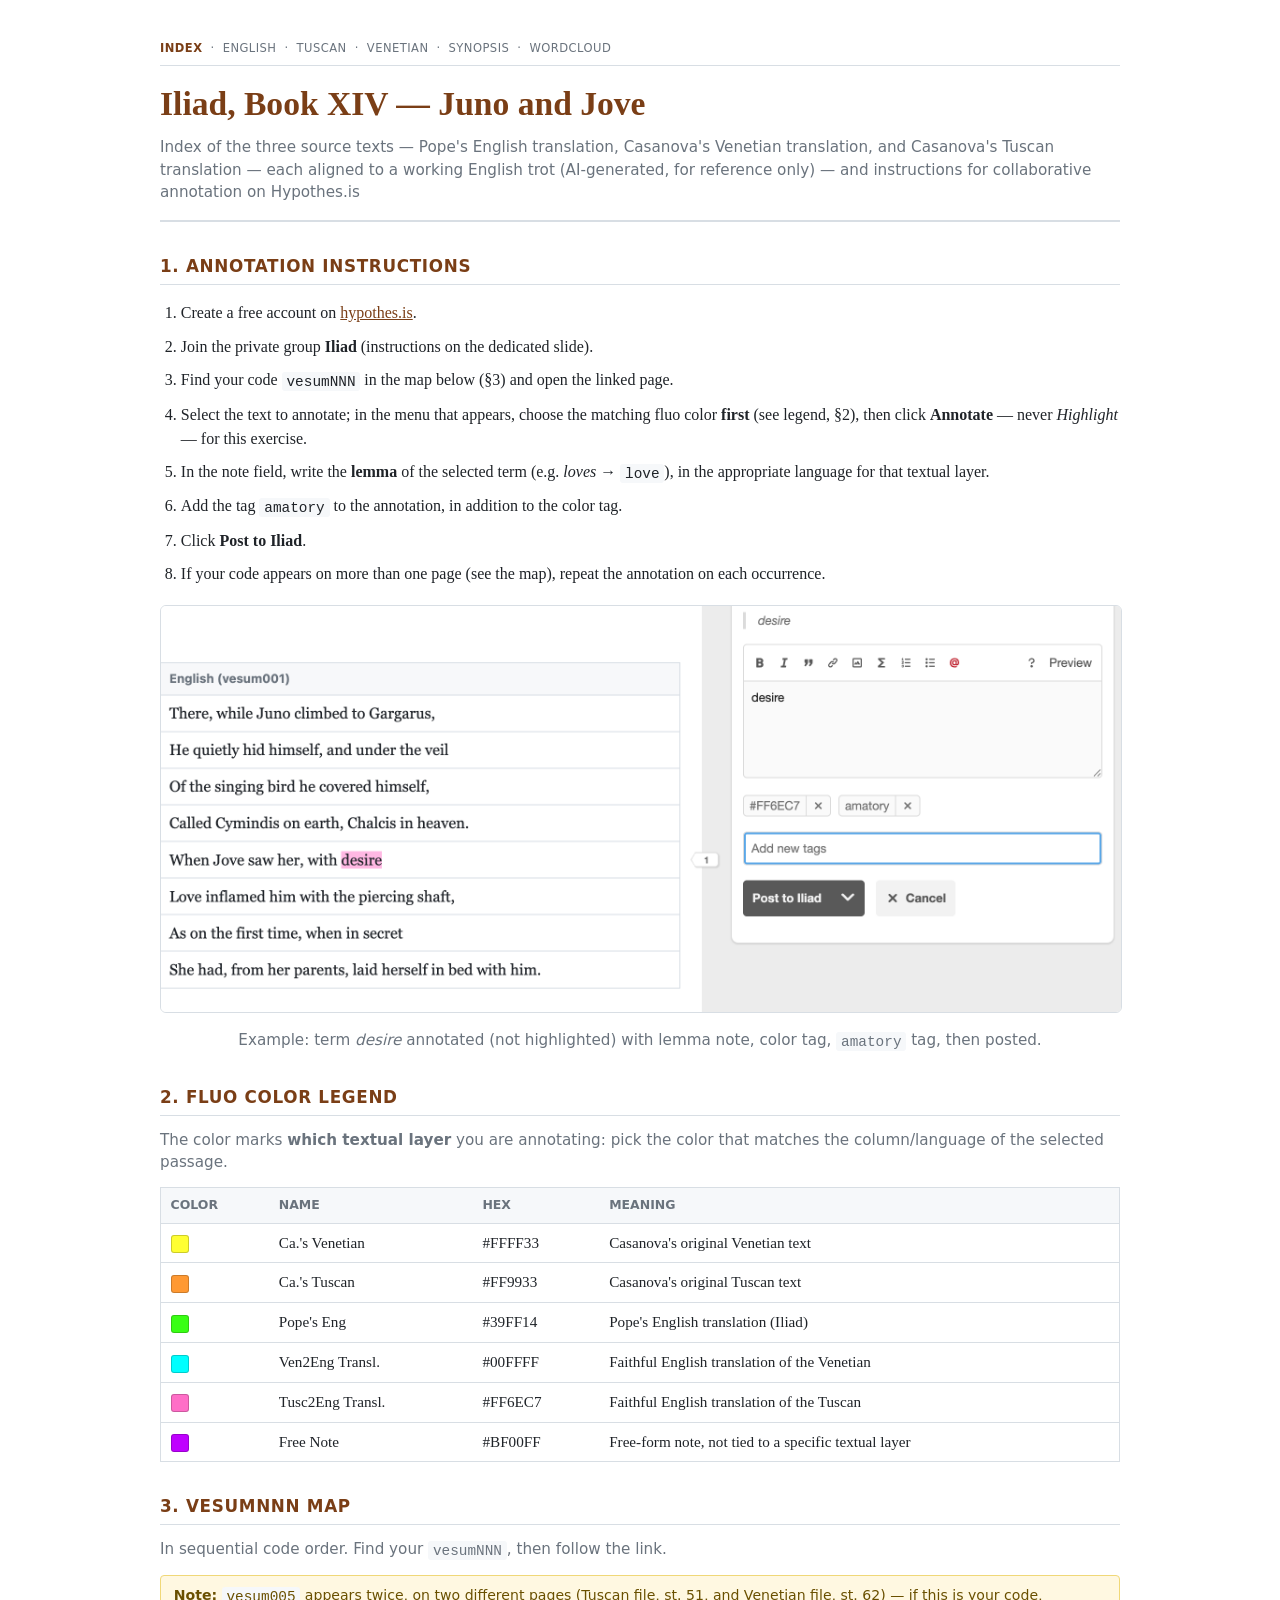
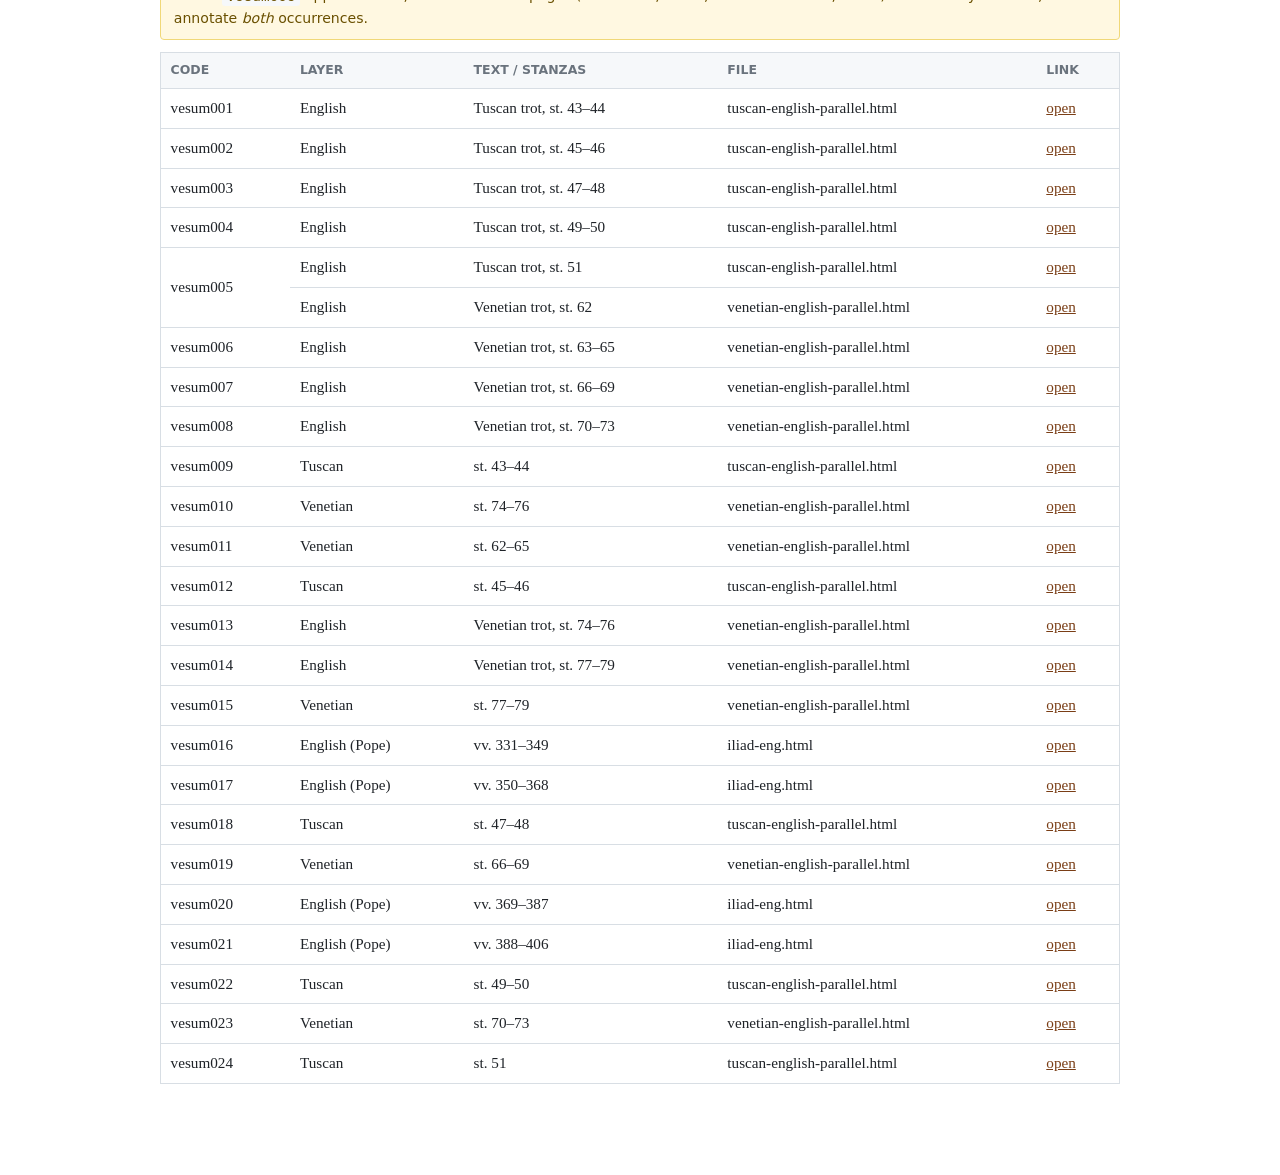
<file: docs/index.html>
<!DOCTYPE html>
<html lang="en">
<head>
<meta charset="utf-8" />
<meta name="viewport" content="width=device-width, initial-scale=1" />
<title>Iliad Translations — Index and Annotation Instructions</title>
<style>
  :root {
    --ink:#1f2328; --muted:#6a737d; --line:#d8dee4; --soft:#f6f8fa; --accent:#7a3e16; --bg:#fff;
  }
  body{margin:2rem auto;max-width:960px;padding:0 1rem 3rem;color:var(--ink);
    font-family:Georgia,"Times New Roman",serif;line-height:1.5;}
  header{border-bottom:2px solid var(--line);margin-bottom:1.5rem;padding-bottom:1rem;}
  h1{font-size:clamp(1.5rem,3vw,2.1rem);color:var(--accent);margin:0 0 .4rem;}
  h2{font-family:system-ui,sans-serif;font-size:1.05rem;text-transform:uppercase;
     letter-spacing:.04em;color:var(--accent);margin:2rem 0 .8rem;border-bottom:1px solid var(--line);padding-bottom:.3rem;}
  p.subtitle{color:var(--muted);font-family:system-ui,sans-serif;font-size:.95rem;margin:0;}
  ol.steps{padding-left:1.3rem;} ol.steps li{margin-bottom:.6rem;}
  table{width:100%;border-collapse:collapse;background:#fff;border:1px solid var(--line);margin-bottom:1rem;}
  th,td{padding:.5rem .6rem;border-bottom:1px solid var(--line);text-align:left;font-size:.95rem;}
  th{font-family:system-ui,sans-serif;font-size:.78rem;text-transform:uppercase;color:var(--muted);background:var(--soft);}
  tr:last-child td{border-bottom:none;}
  .swatch{display:inline-block;width:1rem;height:1rem;border-radius:3px;vertical-align:middle;margin-right:.4rem;border:1px solid rgba(0,0,0,.2);}
  code{background:var(--soft);padding:.1rem .3rem;border-radius:3px;font-size:.9rem;}
  .note{background:#fff8e1;border:1px solid #f0d878;padding:.6rem .8rem;border-radius:4px;font-family:system-ui,sans-serif;font-size:.88rem;color:#6a5000;margin-bottom:.8rem;}
  a{color:var(--accent);}
  .file-group{margin-top:1.4rem;}
  .file-group h3{font-family:system-ui,sans-serif;font-size:.9rem;color:var(--ink);margin:0 0 .4rem;}
  .file-group h3 code{background:none;padding:0;}
  .sitenav{font-family:system-ui,sans-serif;font-size:.72rem;letter-spacing:.04em;text-transform:uppercase;color:var(--muted);padding:.5rem 0;margin-bottom:.8rem;border-bottom:1px solid var(--line);display:flex;gap:.5rem;align-items:center;}
  .sitenav a{color:var(--muted);text-decoration:none;}
  .sitenav a:hover{color:var(--accent);text-decoration:underline;}
  .sitenav a[aria-current="page"]{color:var(--accent);font-weight:600;pointer-events:none;}
</style>
</head>
<body>
<nav class="sitenav" aria-label="Iliad translations">
  <a href="index.html" aria-current="page">index</a>
  <span aria-hidden="true">·</span>
  <a href="iliad-eng.html">english</a>
  <span aria-hidden="true">·</span>
  <a href="tuscan-english-parallel.html">tuscan</a>
  <span aria-hidden="true">·</span>
  <a href="venetian-english-parallel.html">venetian</a>
  <span aria-hidden="true">·</span>
  <a href="iliad-synopsis.html">synopsis</a>
  <span aria-hidden="true">·</span>
  <a href="iliad-amatory-wordcloud.html">wordcloud</a>
</nav>
<header>
  <h1>Iliad, Book XIV — Juno and Jove</h1>
  <p class="subtitle">Index of the three source texts — Pope's English translation, Casanova's Venetian translation, and Casanova's Tuscan translation — each aligned to a working English trot (AI-generated, for reference only) — and instructions for collaborative annotation on Hypothes.is</p>
</header>

<h2>1. Annotation instructions</h2>
<ol class="steps">
  <li>Create a free account on <a href="https://hypothes.is">hypothes.is</a>.</li>
  <li>Join the private group <strong>Iliad</strong> (instructions on the dedicated slide).</li>
  <li>Find your code <code>vesumNNN</code> in the map below (§3) and open the linked page.</li>
  <li>Select the text to annotate; in the menu that appears, choose the matching fluo color <strong>first</strong> (see legend, §2), then click <strong>Annotate</strong> — never <em>Highlight</em> — for this exercise.</li>
  <li>In the note field, write the <strong>lemma</strong> of the selected term (e.g. <em>loves</em> → <code>love</code>), in the appropriate language for that textual layer.</li>
  <li>Add the tag <code>amatory</code> to the annotation, in addition to the color tag.</li>
  <li>Click <strong>Post to Iliad</strong>.</li>
  <li>If your code appears on more than one page (see the map), repeat the annotation on each occurrence.</li>
</ol>

<p style="text-align:center;margin:1.2rem 0;">
  <img src="[data-uri]" alt="Example: annotating 'desire' with lemma note, color tag #FF6EC7 and amatory tag, then Post to Iliad" style="max-width:100%;border:1px solid var(--line);border-radius:6px;">
</p>
<p class="subtitle" style="text-align:center;margin-top:-.6rem;">Example: term <em>desire</em> annotated (not highlighted) with lemma note, color tag, <code>amatory</code> tag, then posted.</p>

<h2>2. Fluo color legend</h2>
<p class="subtitle" style="margin-bottom:.8rem;">The color marks <strong>which textual layer</strong> you are annotating: pick the color that matches the column/language of the selected passage.</p>
<table>
<thead><tr><th>Color</th><th>Name</th><th>Hex</th><th>Meaning</th></tr></thead>
<tbody>
<tr><td><span class="swatch" style="background:#FFFF33"></span></td><td>Ca.'s Venetian</td><td>#FFFF33</td><td>Casanova's original Venetian text</td></tr>
<tr><td><span class="swatch" style="background:#FF9933"></span></td><td>Ca.'s Tuscan</td><td>#FF9933</td><td>Casanova's original Tuscan text</td></tr>
<tr><td><span class="swatch" style="background:#39FF14"></span></td><td>Pope's Eng</td><td>#39FF14</td><td>Pope's English translation (Iliad)</td></tr>
<tr><td><span class="swatch" style="background:#00FFFF"></span></td><td>Ven2Eng Transl.</td><td>#00FFFF</td><td>Faithful English translation of the Venetian</td></tr>
<tr><td><span class="swatch" style="background:#FF6EC7"></span></td><td>Tusc2Eng Transl.</td><td>#FF6EC7</td><td>Faithful English translation of the Tuscan</td></tr>
<tr><td><span class="swatch" style="background:#BF00FF"></span></td><td>Free Note</td><td>#BF00FF</td><td>Free-form note, not tied to a specific textual layer</td></tr>
</tbody>
</table>

<h2>3. vesumNNN map</h2>
<p class="subtitle" style="margin-bottom:.8rem;">In sequential code order. Find your <code>vesumNNN</code>, then follow the link.</p>

<div class="note"><strong>Note:</strong> <code>vesum005</code> appears twice, on two different pages (Tuscan file, st. 51, and Venetian file, st. 62) — if this is your code, annotate <em>both</em> occurrences.</div>

<table>
<thead><tr><th>Code</th><th>Layer</th><th>Text / stanzas</th><th>File</th><th>Link</th></tr></thead>
<tbody>
<tr><td>vesum001</td><td>English</td><td>Tuscan trot, st. 43–44</td><td>tuscan-english-parallel.html</td><td><a href="tuscan-english-parallel.html#stanza-43">open</a></td></tr>
<tr><td>vesum002</td><td>English</td><td>Tuscan trot, st. 45–46</td><td>tuscan-english-parallel.html</td><td><a href="tuscan-english-parallel.html#stanza-45">open</a></td></tr>
<tr><td>vesum003</td><td>English</td><td>Tuscan trot, st. 47–48</td><td>tuscan-english-parallel.html</td><td><a href="tuscan-english-parallel.html#stanza-47">open</a></td></tr>
<tr><td>vesum004</td><td>English</td><td>Tuscan trot, st. 49–50</td><td>tuscan-english-parallel.html</td><td><a href="tuscan-english-parallel.html#stanza-49">open</a></td></tr>
<tr><td rowspan="2">vesum005</td><td>English</td><td>Tuscan trot, st. 51</td><td>tuscan-english-parallel.html</td><td><a href="tuscan-english-parallel.html#stanza-51">open</a></td></tr>
<tr><td>English</td><td>Venetian trot, st. 62</td><td>venetian-english-parallel.html</td><td><a href="venetian-english-parallel.html#stanza-62">open</a></td></tr>
<tr><td>vesum006</td><td>English</td><td>Venetian trot, st. 63–65</td><td>venetian-english-parallel.html</td><td><a href="venetian-english-parallel.html#stanza-63">open</a></td></tr>
<tr><td>vesum007</td><td>English</td><td>Venetian trot, st. 66–69</td><td>venetian-english-parallel.html</td><td><a href="venetian-english-parallel.html#stanza-66">open</a></td></tr>
<tr><td>vesum008</td><td>English</td><td>Venetian trot, st. 70–73</td><td>venetian-english-parallel.html</td><td><a href="venetian-english-parallel.html#stanza-70">open</a></td></tr>
<tr><td>vesum009</td><td>Tuscan</td><td>st. 43–44</td><td>tuscan-english-parallel.html</td><td><a href="tuscan-english-parallel.html#stanza-43">open</a></td></tr>
<tr><td>vesum010</td><td>Venetian</td><td>st. 74–76</td><td>venetian-english-parallel.html</td><td><a href="venetian-english-parallel.html#stanza-74">open</a></td></tr>
<tr><td>vesum011</td><td>Venetian</td><td>st. 62–65</td><td>venetian-english-parallel.html</td><td><a href="venetian-english-parallel.html#stanza-62">open</a></td></tr>
<tr><td>vesum012</td><td>Tuscan</td><td>st. 45–46</td><td>tuscan-english-parallel.html</td><td><a href="tuscan-english-parallel.html#stanza-45">open</a></td></tr>
<tr><td>vesum013</td><td>English</td><td>Venetian trot, st. 74–76</td><td>venetian-english-parallel.html</td><td><a href="venetian-english-parallel.html#stanza-74">open</a></td></tr>
<tr><td>vesum014</td><td>English</td><td>Venetian trot, st. 77–79</td><td>venetian-english-parallel.html</td><td><a href="venetian-english-parallel.html#stanza-77">open</a></td></tr>
<tr><td>vesum015</td><td>Venetian</td><td>st. 77–79</td><td>venetian-english-parallel.html</td><td><a href="venetian-english-parallel.html#stanza-77">open</a></td></tr>
<tr><td>vesum016</td><td>English (Pope)</td><td>vv. 331–349</td><td>iliad-eng.html</td><td><a href="iliad-eng.html#verse-331">open</a></td></tr>
<tr><td>vesum017</td><td>English (Pope)</td><td>vv. 350–368</td><td>iliad-eng.html</td><td><a href="iliad-eng.html#verse-350">open</a></td></tr>
<tr><td>vesum018</td><td>Tuscan</td><td>st. 47–48</td><td>tuscan-english-parallel.html</td><td><a href="tuscan-english-parallel.html#stanza-47">open</a></td></tr>
<tr><td>vesum019</td><td>Venetian</td><td>st. 66–69</td><td>venetian-english-parallel.html</td><td><a href="venetian-english-parallel.html#stanza-66">open</a></td></tr>
<tr><td>vesum020</td><td>English (Pope)</td><td>vv. 369–387</td><td>iliad-eng.html</td><td><a href="iliad-eng.html#verse-369">open</a></td></tr>
<tr><td>vesum021</td><td>English (Pope)</td><td>vv. 388–406</td><td>iliad-eng.html</td><td><a href="iliad-eng.html#verse-388">open</a></td></tr>
<tr><td>vesum022</td><td>Tuscan</td><td>st. 49–50</td><td>tuscan-english-parallel.html</td><td><a href="tuscan-english-parallel.html#stanza-49">open</a></td></tr>
<tr><td>vesum023</td><td>Venetian</td><td>st. 70–73</td><td>venetian-english-parallel.html</td><td><a href="venetian-english-parallel.html#stanza-70">open</a></td></tr>
<tr><td>vesum024</td><td>Tuscan</td><td>st. 51</td><td>tuscan-english-parallel.html</td><td><a href="tuscan-english-parallel.html#stanza-51">open</a></td></tr>
</tbody>
</table>



</body>
</html>
</file>
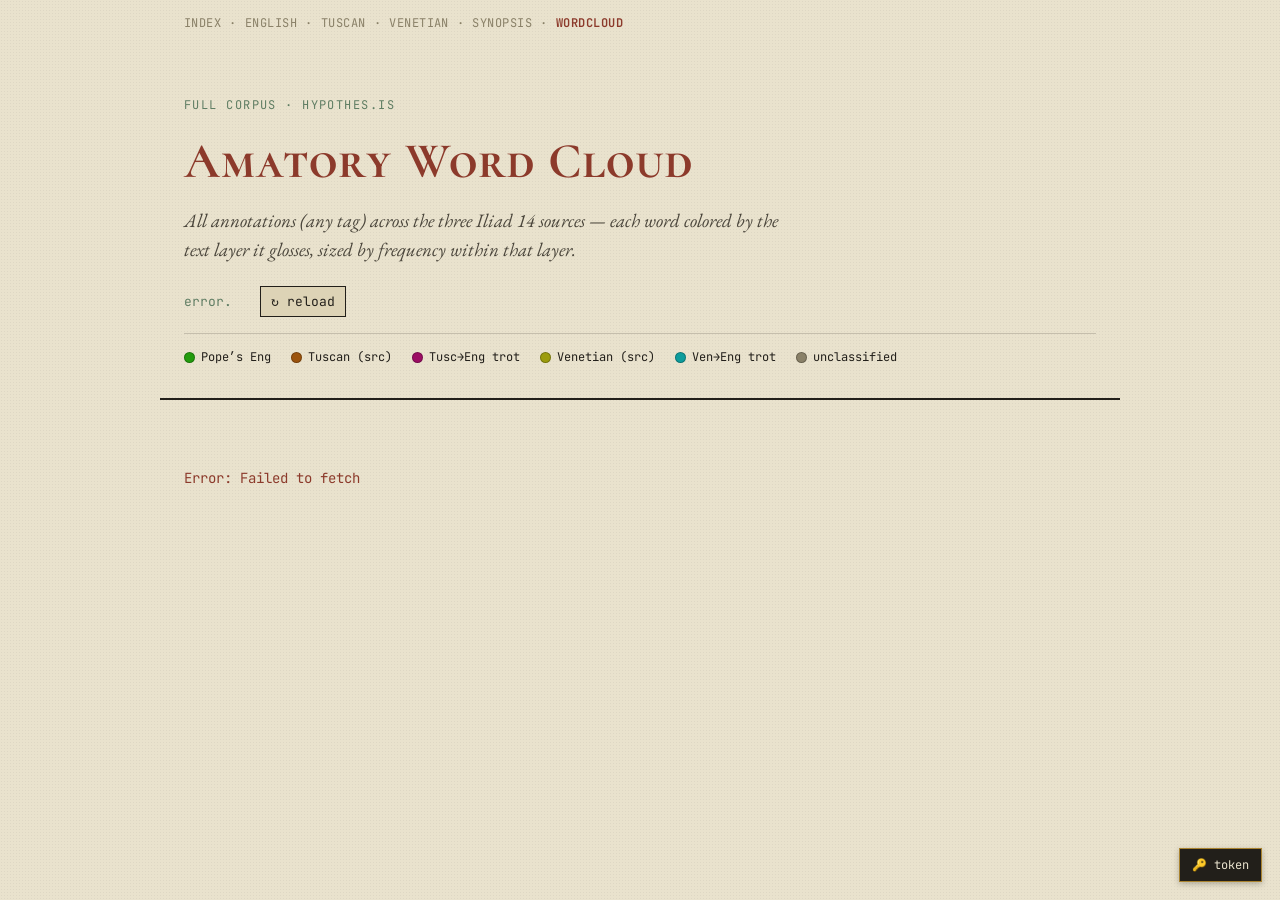
<file: docs/iliad-amatory-wordcloud.html>
<!DOCTYPE html>
<html lang="en">
<head>
<meta charset="UTF-8">
<title>Amatory Word Cloud · Iliad glosses</title>
<meta name="viewport" content="width=device-width, initial-scale=1">
<link rel="preconnect" href="https://fonts.googleapis.com">
<link href="https://fonts.googleapis.com/css2?family=EB+Garamond:ital,wght@0,400;0,600;1,400;1,600&family=Cormorant+SC:wght@400;600;700&family=JetBrains+Mono:wght@400;500&display=swap" rel="stylesheet">
<style>
  :root{
    --ink:#221f1a;
    --parchment:#e9e2cd;
    --parchment-2:#ddd3b6;
    --rubric:#8c3a2b;
    --verdigris:#5f7d63;
    --gold:#a9832f;
    --line: rgba(34,31,26,0.18);
  }
  *{box-sizing:border-box;}
  html,body{margin:0;padding:0;}
  body{
    background:var(--parchment);
    background-image: radial-gradient(rgba(34,31,26,0.05) 1px, transparent 1px);
    background-size: 3px 3px;
    color:var(--ink);
    font-family:'EB Garamond', serif;
    font-size:19px;
    line-height:1.5;
  }
  header{
    max-width:960px;
    margin:0 auto;
    padding:64px 24px 32px;
    border-bottom:2px solid var(--ink);
  }
  .eyebrow{
    font-family:'JetBrains Mono', monospace;
    font-size:12px;
    letter-spacing:0.12em;
    text-transform:uppercase;
    color:var(--verdigris);
    margin:0 0 10px;
  }
  h1{
    font-family:'Cormorant SC', serif;
    font-weight:700;
    font-size:50px;
    letter-spacing:0.02em;
    color:var(--rubric);
    margin:0 0 8px;
  }
  .subtitle{
    font-style:italic;
    color:#4a453b;
    margin:0 0 22px;
    max-width:66ch;
  }
  .subtitle code{
    font-family:'JetBrains Mono', monospace;
    font-style:normal;
    font-size:14px;
    background:var(--parchment-2);
    padding:1px 5px;
  }
  .controls{
    display:flex;
    flex-wrap:wrap;
    gap:14px 28px;
    align-items:center;
    font-family:'JetBrains Mono', monospace;
    font-size:13px;
  }
  button{
    font-family:'JetBrains Mono', monospace;
    font-size:13px;
    background:var(--parchment-2);
    border:1px solid var(--ink);
    color:var(--ink);
    padding:6px 10px;
    cursor:pointer;
  }
  button:hover{ background:var(--gold); color:var(--parchment);}
  #status{ color:var(--verdigris); }
  main{
    max-width:960px;
    margin:0 auto;
    padding:24px 24px 100px;
  }
  #cloudWrap{
    border:1px solid var(--line);
    background:rgba(255,255,255,0.15);
    margin-bottom:28px;
  }
  #cloudSvg text{
    cursor:default;
  }
  #cloudSvg text:hover{
    opacity:0.65;
  }
  details{
    font-family:'JetBrains Mono', monospace;
    font-size:13px;
    border-top:1px solid var(--line);
    padding-top:14px;
  }
  summary{
    cursor:pointer;
    color:var(--verdigris);
    margin-bottom:10px;
  }
  .entry{
    padding:10px 0;
    border-bottom:1px dotted var(--line);
    font-family:'EB Garamond', serif;
    font-size:16px;
  }
  .entry .lemma{ font-style:italic; color:#4a453b; }
  .entry .meta{ color:#5c5647; font-family:'JetBrains Mono', monospace; font-size:11px; margin-top:4px;}
  .entry a{ color:var(--rubric); }
  .empty, .error{
    font-family:'JetBrains Mono', monospace;
    font-size:14px;
    color:var(--rubric);
    padding:30px 0;
  }
  #tokenChip{
    position:fixed; right:18px; bottom:18px; z-index:20;
    font-family:'JetBrains Mono', monospace; font-size:12px;
    background:var(--ink); color:var(--parchment);
    border:1px solid var(--gold); padding:7px 12px;
    cursor:pointer; user-select:none;
    box-shadow:0 2px 6px rgba(0,0,0,0.25);
  }
  #tokenChip:hover{ background:var(--rubric); }
  #tokenChip.set{ border-color:var(--verdigris); }
  .sitenav{
    max-width:960px; margin:0 auto; padding:14px 24px 0;
    font-family:'JetBrains Mono', monospace; font-size:12px;
    letter-spacing:.04em; text-transform:uppercase;
    color:#8a8168; display:flex; gap:.5rem; align-items:center;
  }
  .sitenav a{ color:#8a8168; text-decoration:none; }
  .sitenav a:hover{ color:var(--rubric); text-decoration:underline; }
  .sitenav a[aria-current="page"]{ color:var(--rubric); font-weight:600; pointer-events:none; }
  .legend{
    display:flex; flex-wrap:wrap; gap:10px 20px;
    font-family:'JetBrains Mono', monospace; font-size:12px;
    margin-top:16px; padding-top:14px; border-top:1px solid var(--line);
  }
  .legend .item{ display:flex; align-items:center; gap:6px; }
  .legend .dot{ width:11px; height:11px; border-radius:50%; border:1px solid rgba(0,0,0,.25); flex:none; }
  .legend .unclassified .dot{ background:#8a8168 !important; }
</style>
</head>
<body>

<div id="tokenChip" title="click: set/update your personal API token · double-click: hide until reload">🔑 token</div>

<nav class="sitenav" aria-label="Iliad translations">
  <a href="index.html">index</a>
  <span aria-hidden="true">·</span>
  <a href="iliad-eng.html">english</a>
  <span aria-hidden="true">·</span>
  <a href="tuscan-english-parallel.html">tuscan</a>
  <span aria-hidden="true">·</span>
  <a href="venetian-english-parallel.html">venetian</a>
  <span aria-hidden="true">·</span>
  <a href="iliad-synopsis.html">synopsis</a>
  <span aria-hidden="true">·</span>
  <a href="iliad-amatory-wordcloud.html" aria-current="page">wordcloud</a>
</nav>

<header>
  <p class="eyebrow">Full corpus &middot; Hypothes.is</p>
  <h1>Amatory Word Cloud</h1>
  <p class="subtitle">All annotations (any tag) across the three Iliad 14 sources &mdash; each word colored by the text layer it glosses, sized by frequency within that layer.</p>
  <div class="controls">
    <span id="status">ready to query the API…</span>
    <button id="reload">↻ reload</button>
  </div>
  <div class="legend" id="legend"></div>
</header>

<main id="main">
  <p class="empty">Loading annotations…</p>
</main>

<script>
const GROUP_ID = "PmBAzYRr";
const API = "https://api.hypothes.is/api/search";
const PAGE_SIZE = 200;
const TOKEN_KEY = "hypothesis_api_token_iliad";
const BASE = "https://cophi.github.io/iliad-translations/";

// Five text layers, mapped 1:1 onto the fluo PALETTE of hypothesis-cat-color.js
// (same hue, desaturated S=0.55 / L=0.34 for readability on parchment).
const CATEGORIES = {
  eng:        { label: "Pope’s Eng",     color: "rgb(35, 156, 13)"  },
  tuscanSrc:  { label: "Tuscan (src)",    color: "rgb(156, 84, 13)"  },
  tuscanEng:  { label: "Tusc→Eng trot",   color: "rgb(156, 13, 100)" },
  venSrc:     { label: "Venetian (src)",  color: "rgb(156, 156, 13)" },
  venEng:     { label: "Ven→Eng trot",    color: "rgb(13, 156, 156)" },
  unclassified:{ label: "unclassified",  color: "#8a8168" }
};

// Sources to query. Single-column sources map straight to one category;
// two-column (parallel) sources need per-annotation classification via
// the RangeSelector XPath: td[2] = original-language column (src),
// td[3] = English trot column (eng).
const SOURCES = [
  { uri: BASE + "iliad-eng.html", fixedCategory: "eng" },
  { uri: BASE + "tuscan-english-parallel.html", srcCategory: "tuscanSrc", engCategory: "tuscanEng" },
  { uri: BASE + "venetian-english-parallel.html", srcCategory: "venSrc", engCategory: "venEng" },
];

const STOPWORDS = new Set(("a about above after again against all am an and any are aren't as at be because been before being below between both but by can't cannot could couldn't did didn't do does doesn't doing don't down during each few for from further had hadn't has hasn't have haven't having he he'd he'll he's her here here's hers herself him himself his how how's i i'd i'll i'm i've if in into is isn't it it's its itself let's me more most mustn't my myself no nor not of off on once only or other ought our ours ourselves out over own same shan't she she'd she'll she's should shouldn't so some such than that that's the their theirs them themselves then there there's these they they'd they'll they're they've this those through to too under until up very was wasn't we we'd we'll we're we've were weren't what what's when when's where where's which while who who's whom why why's with won't would wouldn't you you'd you'll you're you've your yours yourself yourselves also one two upon thou thy thee ye o").split(/\s+/));

const mainEl = document.getElementById('main');
const statusEl = document.getElementById('status');
const tokenChip = document.getElementById('tokenChip');
const legendEl = document.getElementById('legend');

function getToken(){ return localStorage.getItem(TOKEN_KEY) || ''; }
function refreshChip(){
  tokenChip.classList.toggle('set', !!getToken());
  tokenChip.textContent = getToken() ? '🔑 token set' : '🔑 token';
}
tokenChip.addEventListener('click', () => {
  const current = getToken();
  const val = prompt(
    "Paste your personal Hypothes.is API token here\n" +
    "(Profile → Developer → Generate API token).\n" +
    "It stays only in this browser (localStorage), never sent anywhere\n" +
    "except in the Authorization header to api.hypothes.is.\n" +
    "Leave empty and confirm to remove it.",
    current
  );
  if(val === null) return;
  if(val.trim() === '') localStorage.removeItem(TOKEN_KEY);
  else localStorage.setItem(TOKEN_KEY, val.trim());
  refreshChip();
  load();
});
tokenChip.addEventListener('dblclick', (e) => { e.stopPropagation(); tokenChip.style.display = 'none'; });

function escapeHtml(str){
  return String(str).replace(/&/g,'&amp;').replace(/</g,'&lt;').replace(/>/g,'&gt;').replace(/"/g,'&quot;');
}

function renderLegend(){
  legendEl.innerHTML = '';
  for(const key of ["eng","tuscanSrc","tuscanEng","venSrc","venEng","unclassified"]){
    const cat = CATEGORIES[key];
    const item = document.createElement('span');
    item.className = 'item' + (key === 'unclassified' ? ' unclassified' : '');
    const dot = document.createElement('span');
    dot.className = 'dot';
    if(key !== 'unclassified') dot.style.background = cat.color;
    const label = document.createElement('span');
    label.textContent = cat.label;
    item.appendChild(dot); item.appendChild(label);
    legendEl.appendChild(item);
  }
}

/** Fetches ALL annotations (no tag filter) for a single uri, paginated. */
async function fetchForUri(uri){
  let offset = 0, all = [], total = Infinity;
  const token = getToken();
  const headers = token ? { "Authorization": `Bearer ${token}` } : {};
  while (offset < total && offset < 5000){
    const url = `${API}?group=${GROUP_ID}&uri=${encodeURIComponent(uri)}&limit=${PAGE_SIZE}&offset=${offset}&_separate_replies=false`;
    const res = await fetch(url, { headers });
    if(res.status === 401 || res.status === 403){
      throw new Error(`access denied (HTTP ${res.status}) — the group is private: set a valid token with the 🔑 chip in the bottom right`);
    }
    if(!res.ok) throw new Error(`request failed: HTTP ${res.status}`);
    const data = await res.json();
    total = data.total ?? data.rows.length;
    all = all.concat(data.rows || []);
    if(!data.rows || data.rows.length < PAGE_SIZE) break;
    offset += PAGE_SIZE;
    statusEl.textContent = `fetched ${all.length} of ${total} annotations from ${uri.split('/').pop()}…`;
  }
  return all.filter(a => a.uri === uri);
}

/** Classifies a two-column-page annotation as src (td[2]) or eng (td[3])
 *  column by inspecting the RangeSelector XPath; 'unclassified' otherwise
 *  (e.g. a selection spanning both cells, or a page-level/root annotation). */
function classifyColumn(ann, srcCategory, engCategory){
  const target = (ann.target && ann.target[0]) || {};
  const selectors = target.selector || [];
  const range = selectors.find(s => s.type === 'RangeSelector');
  const path = range ? `${range.startContainer || ''} ${range.endContainer || ''}` : '';
  const hasSrc = /td\[2\]/.test(path);
  const hasEng = /td\[3\]/.test(path);
  if(hasSrc && !hasEng) return srcCategory;
  if(hasEng && !hasSrc) return engCategory;
  return 'unclassified';
}

/** Fetches and categorizes annotations from all SOURCES. Returns an array
 *  of { ann, category }. */
async function fetchAllCategorized(){
  const out = [];
  for(const src of SOURCES){
    const anns = await fetchForUri(src.uri);
    for(const ann of anns){
      const category = src.fixedCategory
        ? src.fixedCategory
        : classifyColumn(ann, src.srcCategory, src.engCategory);
      out.push({ ann, category });
    }
  }
  return out;
}

function buildFrequencies(categorized){
  // Map<category, Map<word,count>>
  const freq = new Map();
  for(const { ann, category } of categorized){
    if(!freq.has(category)) freq.set(category, new Map());
    const m = freq.get(category);
    const text = (ann.text || '').toLowerCase();
    const words = text.match(/[\p{L}'’]+/gu) || [];
    for(let w of words){
      w = w.replace(/^['’]+|['’]+$/g,'');
      if(w.length < 3) continue;
      if(STOPWORDS.has(w)) continue;
      m.set(w, (m.get(w) || 0) + 1);
    }
  }
  return freq;
}

function rectsOverlap(a, b){
  return !(a.x1 < b.x0 || a.x0 > b.x1 || a.y1 < b.y0 || a.y0 > b.y1);
}

async function renderCloud(freqByCategory, container){
  const W = 920, H = 560, cx = W/2, cy = H/2;
  const svgNS = "http://www.w3.org/2000/svg";
  const svg = document.createElementNS(svgNS, "svg");
  svg.setAttribute("id", "cloudSvg");
  svg.setAttribute("viewBox", `0 0 ${W} ${H}`);
  svg.setAttribute("width", "100%");
  container.innerHTML = '';
  container.appendChild(svg);

  // Flatten into one list of {word, count, category}, one entry per
  // (word, category) pair — so "love" can appear once per text layer.
  let entries = [];
  for(const [category, m] of freqByCategory.entries()){
    for(const [word, count] of m.entries()){
      entries.push({ word, count, category });
    }
  }
  entries.sort((a,b) => b.count - a.count);
  if(entries.length === 0) return 0;

  // Star-magnitude-style scale: size depends on an ABSOLUTE reference
  // count, not on this dataset's max — so a word's size never shifts
  // just because some other word elsewhere reaches a new high (and a
  // word far above the reference gets a "negative magnitude", i.e. an
  // even bigger size, exactly like Sirius among the stars).
  //   m(c) = -2.5 · log10(c / MAG_REF)      (magnitude; brighter = smaller/negative)
  //   size(c) = clamp(MAG_BASE_SIZE - MAG_SCALE · m(c), MIN_SIZE, MAX_SIZE)
  const MAG_REF = 2;       // occurrence count defining magnitude 0
  const MAG_BASE_SIZE = 26; // font-size (px) at magnitude 0
  const MAG_SCALE = 9;      // px per magnitude unit
  const MIN_SIZE = 15, MAX_SIZE = 60;

  await document.fonts.ready;

  const placed = [];
  let placedCount = 0;

  entries.forEach(({word, count, category}, idx) => {
    const magnitude = -2.5 * Math.log10(count / MAG_REF);
    const size = Math.min(MAX_SIZE, Math.max(MIN_SIZE, MAG_BASE_SIZE - MAG_SCALE * magnitude));
    const rankTier = idx === 0 ? 0 : idx < 8 ? 1 : idx < 24 ? 2 : 3;
    const color = (CATEGORIES[category] || CATEGORIES.unclassified).color;
    const family = "'EB Garamond', serif";
    const weight = rankTier === 0 ? 700 : rankTier === 1 ? 600 : 400;
    const fontStyle = rankTier === 3 ? "italic" : "normal";

    const textEl = document.createElementNS(svgNS, "text");
    textEl.textContent = word;
    textEl.setAttribute("font-size", size);
    textEl.setAttribute("font-family", family);
    textEl.setAttribute("font-weight", weight);
    textEl.setAttribute("font-style", fontStyle);
    textEl.setAttribute("fill", color);
    textEl.setAttribute("opacity", "0");
    textEl.setAttribute("text-anchor", "middle");
    textEl.setAttribute("dominant-baseline", "middle");
    svg.appendChild(textEl);

    const bbox = textEl.getBBox();
    const padding = 3;
    const halfW = bbox.width/2 + padding, halfH = bbox.height/2 + padding;

    let placedOk = false;
    let x = cx, y = cy;
    const maxAttempts = 2200;
    for(let i = 0; i < maxAttempts; i++){
      const theta = 0.35 * i;
      const r = 2.6 * theta;
      x = cx + r * Math.cos(theta);
      y = cy + r * Math.sin(theta);
      const cand = { x0: x-halfW, x1: x+halfW, y0: y-halfH, y1: y+halfH };
      if(cand.x0 < 4 || cand.x1 > W-4 || cand.y0 < 4 || cand.y1 > H-4){ continue; }
      let ok = true;
      for(const p of placed){ if(rectsOverlap(cand, p)){ ok = false; break; } }
      if(ok){ placed.push(cand); placedOk = true; break; }
    }

    if(placedOk){
      textEl.setAttribute("x", x);
      textEl.setAttribute("y", y);
      textEl.setAttribute("opacity", "1");
      const title = document.createElementNS(svgNS, "title");
      title.textContent = `${word} — ${count}× — ${(CATEGORIES[category] || CATEGORIES.unclassified).label}`;
      textEl.appendChild(title);
      placedCount++;
    } else {
      svg.removeChild(textEl);
    }
  });

  return placedCount;
}

function renderList(categorized, container){
  const details = document.createElement('details');
  const summary = document.createElement('summary');
  summary.textContent = `show the ${categorized.length} underlying annotations`;
  details.appendChild(summary);
  for(const { ann, category } of categorized){
    const target = (ann.target && ann.target[0]) || {};
    const tq = (target.selector || []).find(s => s.type === 'TextQuoteSelector');
    const quote = tq ? tq.exact : '';
    const user = (ann.user || '').replace('acct:','').split('@')[0];
    const link = (ann.links && (ann.links.incontext || ann.links.html)) || '#';
    const catInfo = CATEGORIES[category] || CATEGORIES.unclassified;
    const div = document.createElement('div');
    div.className = 'entry';
    div.innerHTML = `
      ${quote ? `<div class="lemma">&laquo;${escapeHtml(quote)}&raquo;</div>` : ''}
      <div>${escapeHtml(ann.text || '(no gloss text)')}</div>
      <div class="meta"><span style="color:${category==='unclassified' ? catInfo.color : catInfo.color}">${escapeHtml(catInfo.label)}</span> &middot; <strong>${escapeHtml(user)}</strong> &middot; <a href="${link}" target="_blank" rel="noopener">open ↗</a></div>`;
    details.appendChild(div);
  }
  container.appendChild(details);
}

async function load(){
  mainEl.innerHTML = '<p class="empty">Loading annotations…</p>';
  statusEl.textContent = 'querying the API…';
  try{
    const categorized = await fetchAllCategorized();
    if(categorized.length === 0){
      mainEl.innerHTML = '<p class="empty">No annotations found across the three sources.</p>';
      statusEl.textContent = 'no data.';
      return;
    }
    const freqByCategory = buildFrequencies(categorized);

    mainEl.innerHTML = '';
    const cloudWrap = document.createElement('div');
    cloudWrap.id = 'cloudWrap';
    mainEl.appendChild(cloudWrap);

    const placedCount = await renderCloud(freqByCategory, cloudWrap);
    renderList(categorized, mainEl);

    const uniqueWords = new Set();
    for(const m of freqByCategory.values()) for(const w of m.keys()) uniqueWords.add(w);
    statusEl.textContent = `${categorized.length} annotations · ${uniqueWords.size} unique words · ${placedCount} placed in the cloud.`;
  }catch(err){
    mainEl.innerHTML = `<p class="error">Error: ${escapeHtml(err.message)}</p>`;
    statusEl.textContent = 'error.';
  }
}

document.getElementById('reload').addEventListener('click', load);
refreshChip();
renderLegend();
load();
</script>

</body>
</html>
</file>
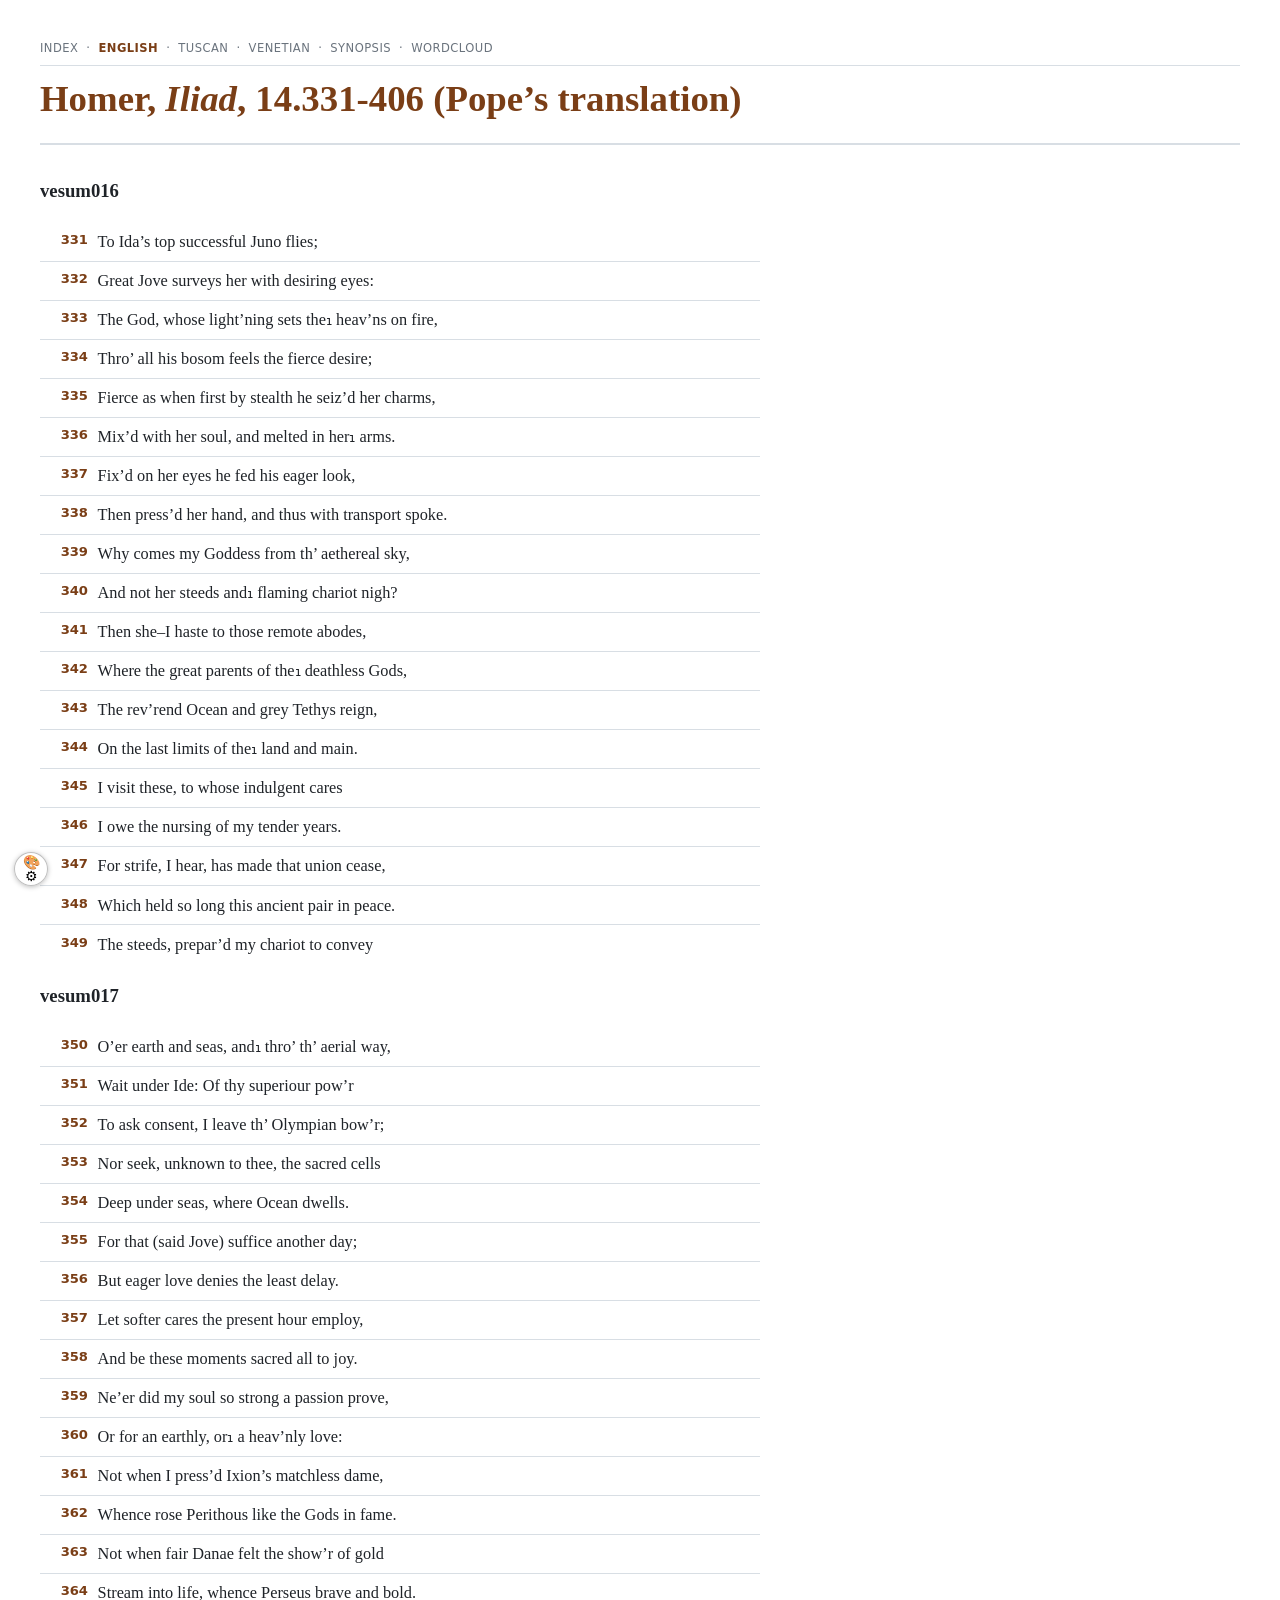
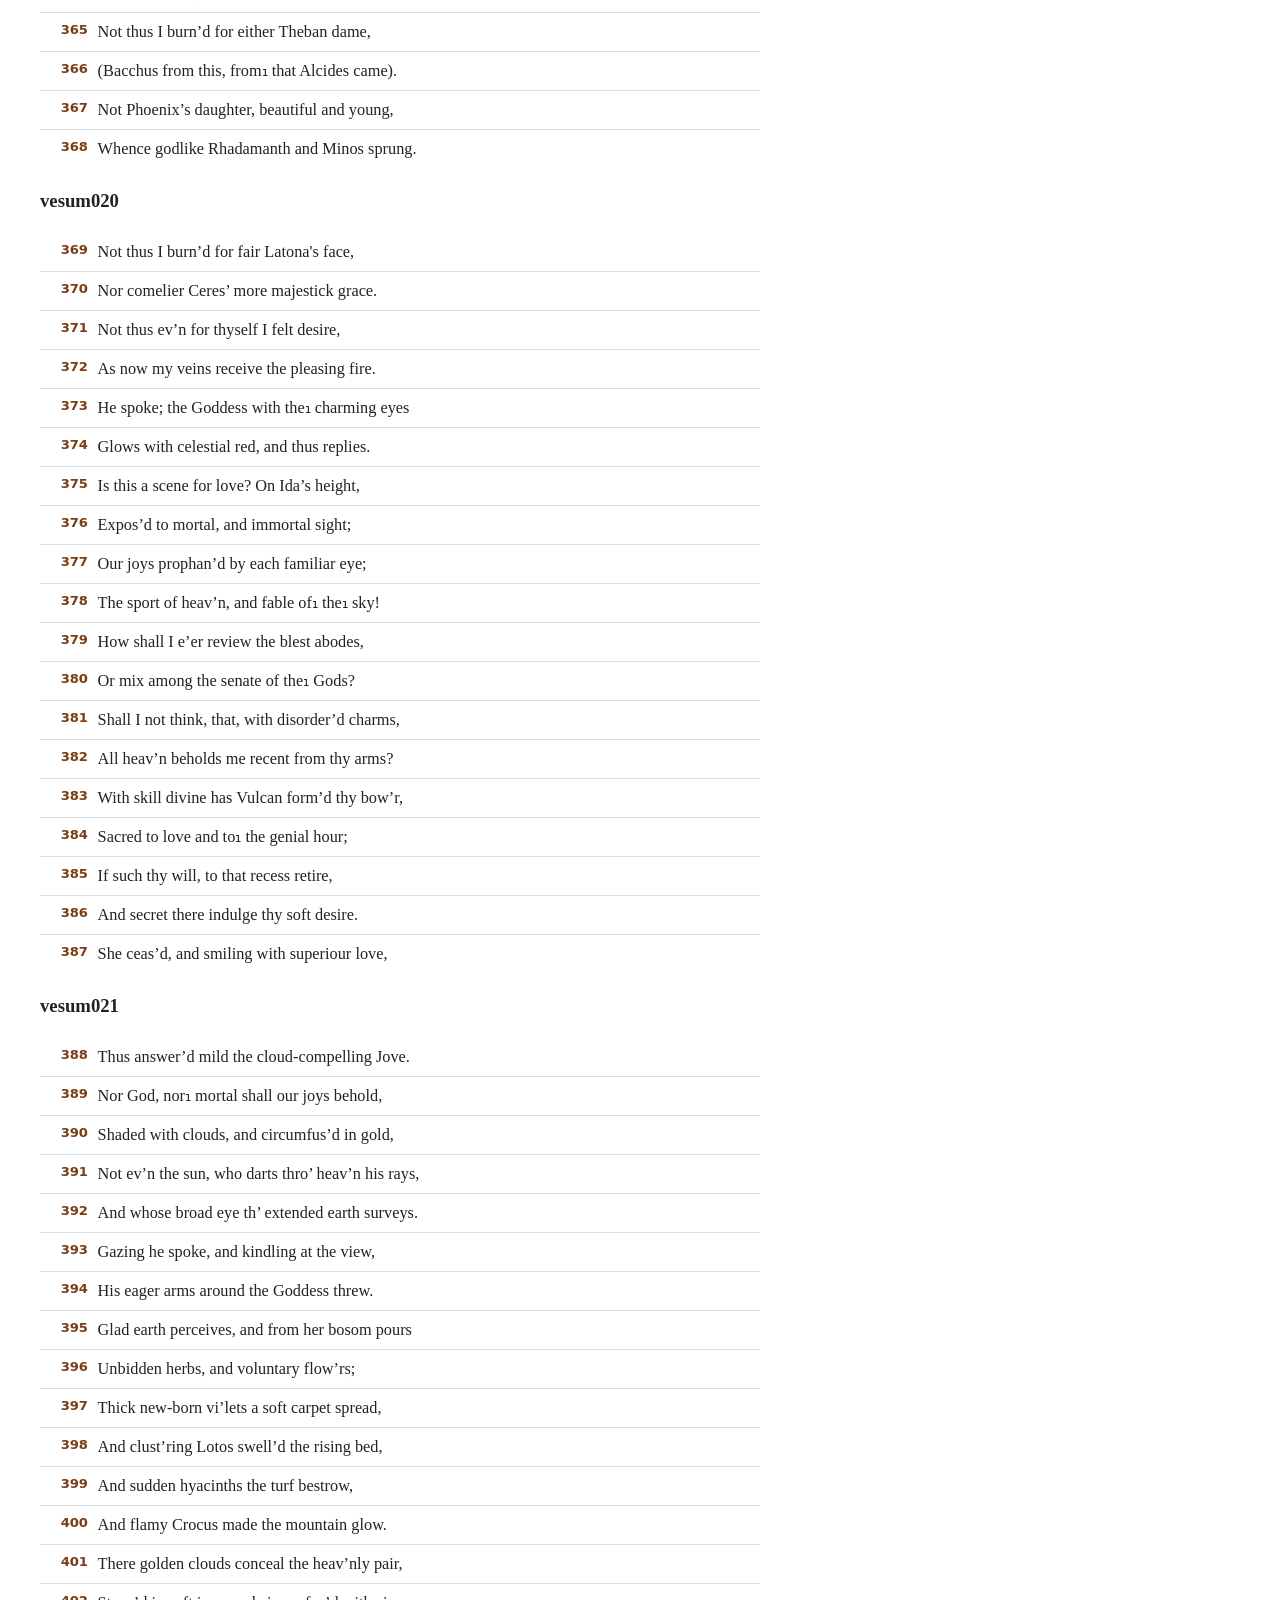
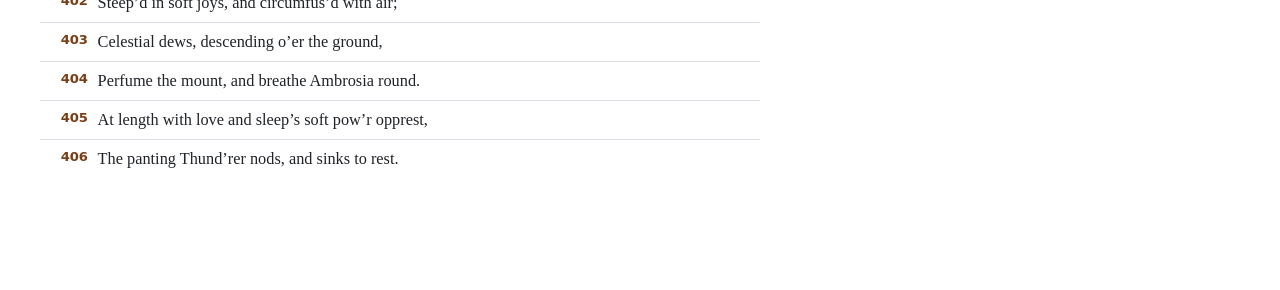
<file: docs/iliad-eng.html>
<!DOCTYPE html>
<html lang="en">
<head>
  <meta charset="utf-8" />
  <meta name="viewport" content="width=device-width, initial-scale=1" />
  <title>Homer, Iliad, 14.331-406 (Pope’s translation)</title>
  <style>
    :root {
      --ink: #1f2328;
      --muted: #6a737d;
      --line: #d8dee4;
      --soft: #f6f8fa;
      --accent: #7a3e16;
      --bg: #ffffff;
    }
    html { background: var(--bg); }
    body {
      margin: 2rem auto;
      max-width: 1200px;
      padding: 0 1rem 3rem;
      color: var(--ink);
      font-family: Georgia, "Times New Roman", serif;
      line-height: 1.45;
    }
    header {
      border-bottom: 2px solid var(--line);
      margin-bottom: 1.5rem;
      padding-bottom: 1rem;
    }
    h1 {
      font-size: clamp(1.6rem, 3vw, 2.3rem);
      line-height: 1.15;
      margin: 0 0 .4rem;
      color: var(--accent);
    }
    .subtitle {
      margin: 0;
      color: var(--muted);
      font-family: system-ui, -apple-system, BlinkMacSystemFont, "Segoe UI", sans-serif;
      font-size: .95rem;
    }
    main.edition {
      margin: 2rem 0;
      break-inside: avoid;
    }
    ol.poem1{
	counter-reset: verse 330;
    }
   ol.poem2{
       counter-reset: verse 349;
   }
   ol.poem3{
	counter-reset: verse 368;
   }
  ol.poem4{
	counter-reset: verse 387;
    }
    ol.poem {
      list-style: none;
      margin: 0;
      padding: 0;
      max-width: 720px;
    }
    ol.poem li {
      counter-increment: verse;
      position: relative;
      padding: .45rem 0 .45rem 3.6rem;
      font-size: 1.02rem;
      border-bottom: 1px solid var(--line);
    }
    ol.poem li:last-child { border-bottom: none; }
    ol.poem li::before {
      content: counter(verse);
      position: absolute;
      left: 0;
      width: 3rem;
      text-align: right;
      color: var(--accent);
      font-weight: 600;
      font-family: system-ui, -apple-system, BlinkMacSystemFont, "Segoe UI", sans-serif;
      font-size: .82rem;
      white-space: nowrap;
    }
    
    @media (max-width: 760px) {
      body { margin-top: 1rem; }
      ol.poem li { padding-left: 3rem; }
      ol.poem li::before { width: 2.4rem; font-size: .75rem; }
    }
    @media print {
      body { max-width: none; margin: 1cm; }
      main.edition { page-break-inside: avoid; }
      h1 { color: #000; }
      ol.poem li::before { color: #000; }
    }
    .sitenav{font-family:system-ui,-apple-system,BlinkMacSystemFont,"Segoe UI",sans-serif;font-size:.72rem;letter-spacing:.04em;text-transform:uppercase;color:var(--muted);padding:.5rem 0;margin-bottom:.8rem;border-bottom:1px solid var(--line);display:flex;gap:.5rem;align-items:center;}
    .sitenav a{color:var(--muted);text-decoration:none;}
    .sitenav a:hover{color:var(--accent);text-decoration:underline;}
    .sitenav a[aria-current="page"]{color:var(--accent);font-weight:600;pointer-events:none;}
  </style>
  <script src="js/hypothesis_color.js"></script>
  <script src="https://hypothes.is/embed.js" async="async"></script>
</head>
<body>
<nav class="sitenav" aria-label="Iliad translations">
  <a href="index.html">index</a>
  <span aria-hidden="true">·</span>
  <a href="iliad-eng.html" aria-current="page">english</a>
  <span aria-hidden="true">·</span>
  <a href="tuscan-english-parallel.html">tuscan</a>
  <span aria-hidden="true">·</span>
  <a href="venetian-english-parallel.html">venetian</a>
  <span aria-hidden="true">·</span>
  <a href="iliad-synopsis.html">synopsis</a>
  <span aria-hidden="true">·</span>
  <a href="iliad-amatory-wordcloud.html">wordcloud</a>
</nav>
<header>
  <h1>Homer, <cite>Iliad</cite>, 14.331-406 (Pope’s translation)</h1>
</header>

<main class="edition">
  <h3>vesum016</h3>
  <ol class="poem poem1" start="331" aria-label="Iliad passage 14.331-349">
    <li id="verse-331" value="331" data-line="331">To Ida’s top successful Juno flies;</li>
    <li id="verse-332" value="332" data-line="332">Great Jove surveys her with desiring eyes:</li>
    <li id="verse-333" value="333" data-line="333">The God, whose light’ning sets the₁ heav’ns on fire,</li>
    <li id="verse-334" value="334" data-line="334">Thro’ all his bosom feels the fierce desire;</li>
    <li id="verse-335" value="335" data-line="335">Fierce as when first by stealth he seiz’d her charms,</li>
    <li id="verse-336" value="336" data-line="336">Mix’d with her soul, and melted in her₁ arms.</li>
    <li id="verse-337" value="337" data-line="337">Fix’d on her eyes he fed his eager look,</li>
    <li id="verse-338" value="338" data-line="338">Then press’d her hand, and thus with transport spoke.</li>
    <li id="verse-339" value="339" data-line="339">Why comes my Goddess from th’ aethereal sky,</li>
    <li id="verse-340" value="340" data-line="340">And not her steeds and₁ flaming chariot nigh?</li>
    <li id="verse-341" value="341" data-line="341">Then she–I haste to those remote abodes,</li>
    <li id="verse-342" value="342" data-line="342">Where the great parents of the₁ deathless Gods,</li>
    <li id="verse-343" value="343" data-line="343">The rev’rend Ocean and grey Tethys reign,</li>
    <li id="verse-344" value="344" data-line="344">On the last limits of the₁ land and main.</li>
    <li id="verse-345" value="345" data-line="345">I visit these, to whose indulgent cares</li>
    <li id="verse-346" value="346" data-line="346">I owe the nursing of my tender years.</li>
    <li id="verse-347" value="347" data-line="347">For strife, I hear, has made that union cease,</li>
    <li id="verse-348" value="348" data-line="348">Which held so long this ancient pair in peace.</li>
    <li id="verse-349" value="349" data-line="349">The steeds, prepar’d my chariot to convey</li>
  </ol>
  <h3>vesum017</h3>
  <ol class="poem poem2" start="350" aria-label="Iliad passage 14.350-368">
    <li id="verse-350" value="350" data-line="350">O’er earth and seas, and₁ thro’ th’ aerial way,</li>
    <li id="verse-351" value="351" data-line="351">Wait under Ide: Of thy superiour pow’r</li>
    <li id="verse-352" value="352" data-line="352">To ask consent, I leave th’ Olympian bow’r;</li>
    <li id="verse-353" value="353" data-line="353">Nor seek, unknown to thee, the sacred cells</li>
    <li id="verse-354" value="354" data-line="354">Deep under seas, where Ocean dwells.</li>
    <li id="verse-355" value="355" data-line="355">For that (said Jove) suffice another day;</li>
    <li id="verse-356" value="356" data-line="356">But eager love denies the least delay.</li>
    <li id="verse-357" value="357" data-line="357">Let softer cares the present hour employ,</li>
    <li id="verse-358" value="358" data-line="358">And be these moments sacred all to joy.</li>
    <li id="verse-359" value="359" data-line="359">Ne’er did my soul so strong a passion prove,</li>
    <li id="verse-360" value="360" data-line="360">Or for an earthly, or₁ a heav’nly love:</li>
    <li id="verse-361" value="361" data-line="361">Not when I press’d Ixion’s matchless dame,</li>
    <li id="verse-362" value="362" data-line="362">Whence rose Perithous like the Gods in fame.</li>
    <li id="verse-363" value="363" data-line="363">Not when fair Danae felt the show’r of gold</li>
    <li id="verse-364" value="364" data-line="364">Stream into life, whence Perseus brave and bold.</li>
    <li id="verse-365" value="365" data-line="365">Not thus I burn’d for either Theban dame,</li>
    <li id="verse-366" value="366" data-line="366">(Bacchus from this, from₁ that Alcides came).</li>
    <li id="verse-367" value="367" data-line="367">Not Phoenix’s daughter, beautiful and young,</li>
    <li id="verse-368" value="368" data-line="368">Whence godlike Rhadamanth and Minos sprung.</li>
    </ol>
  <h3>vesum020</h3>
  <ol class="poem poem3" start="369" aria-label="Iliad passage 14.369-387">
    <li id="verse-369" value="369" data-line="369">Not thus I burn’d for fair Latona&#x27;s face,</li>
    <li id="verse-370" value="370" data-line="370">Nor comelier Ceres’ more majestick grace.</li>
    <li id="verse-371" value="371" data-line="371">Not thus ev’n for thyself I felt desire,</li>
    <li id="verse-372" value="372" data-line="372">As now my veins receive the pleasing fire.</li>
    <li id="verse-373" value="373" data-line="373">He spoke; the Goddess with the₁ charming eyes</li>
    <li id="verse-374" value="374" data-line="374">Glows with celestial red, and thus replies.</li>
    <li id="verse-375" value="375" data-line="375">Is this a scene for love? On Ida’s height,</li>
    <li id="verse-376" value="376" data-line="376">Expos’d to mortal, and immortal sight;</li>
    <li id="verse-377" value="377" data-line="377">Our joys prophan’d by each familiar eye;</li>
    <li id="verse-378" value="378" data-line="378">The sport of heav’n, and fable of₁ the₁ sky!</li>
    <li id="verse-379" value="379" data-line="379">How shall I e’er review the blest abodes,</li>
    <li id="verse-380" value="380" data-line="380">Or mix among the senate of the₁ Gods?</li>
    <li id="verse-381" value="381" data-line="381">Shall I not think, that, with disorder’d charms,</li>
    <li id="verse-382" value="382" data-line="382">All heav’n beholds me recent from thy arms?</li>
    <li id="verse-383" value="383" data-line="383">With skill divine has Vulcan form’d thy bow’r,</li>
    <li id="verse-384" value="384" data-line="384">Sacred to love and to₁ the genial hour;</li>
    <li id="verse-385" value="385" data-line="385">If such thy will, to that recess retire,</li>
    <li id="verse-386" value="386" data-line="386">And secret there indulge thy soft desire.</li>
    <li id="verse-387" value="387" data-line="387">She ceas’d, and smiling with superiour love,</li>
    </ol>
  <h3>vesum021</h3>
  <ol class="poem poem4" start="388" aria-label="Iliad passage 14.388-406">
    <li id="verse-388" value="388" data-line="388">Thus answer’d mild the cloud-compelling Jove.</li>
    <li id="verse-389" value="389" data-line="389">Nor God, nor₁ mortal shall our joys behold,</li>
    <li id="verse-390" value="390" data-line="390">Shaded with clouds, and circumfus’d in gold,</li>
    <li id="verse-391" value="391" data-line="391">Not ev’n the sun, who darts thro’ heav’n his rays,</li>
    <li id="verse-392" value="392" data-line="392">And whose broad eye th’ extended earth surveys.</li>
    <li id="verse-393" value="393" data-line="393">Gazing he spoke, and kindling at the view,</li>
    <li id="verse-394" value="394" data-line="394">His eager arms around the Goddess threw.</li>
    <li id="verse-395" value="395" data-line="395">Glad earth perceives, and from her bosom pours</li>
    <li id="verse-396" value="396" data-line="396">Unbidden herbs, and voluntary flow’rs;</li>
    <li id="verse-397" value="397" data-line="397">Thick new-born vi’lets a soft carpet spread,</li>
    <li id="verse-398" value="398" data-line="398">And clust’ring Lotos swell’d the rising bed,</li>
    <li id="verse-399" value="399" data-line="399">And sudden hyacinths the turf bestrow,</li>
    <li id="verse-400" value="400" data-line="400">And flamy Crocus made the mountain glow.</li>
    <li id="verse-401" value="401" data-line="401">There golden clouds conceal the heav’nly pair,</li>
    <li id="verse-402" value="402" data-line="402">Steep’d in soft joys, and circumfus’d with air;</li>
    <li id="verse-403" value="403" data-line="403">Celestial dews, descending o’er the ground,</li>
    <li id="verse-404" value="404" data-line="404">Perfume the mount, and breathe Ambrosia round.</li>
    <li id="verse-405" value="405" data-line="405">At length with love and sleep’s soft pow’r opprest,</li>
    <li id="verse-406" value="406" data-line="406">The panting Thund’rer nods, and sinks to rest.</li>
  </ol>
</main>
</body>
</html>
</file>
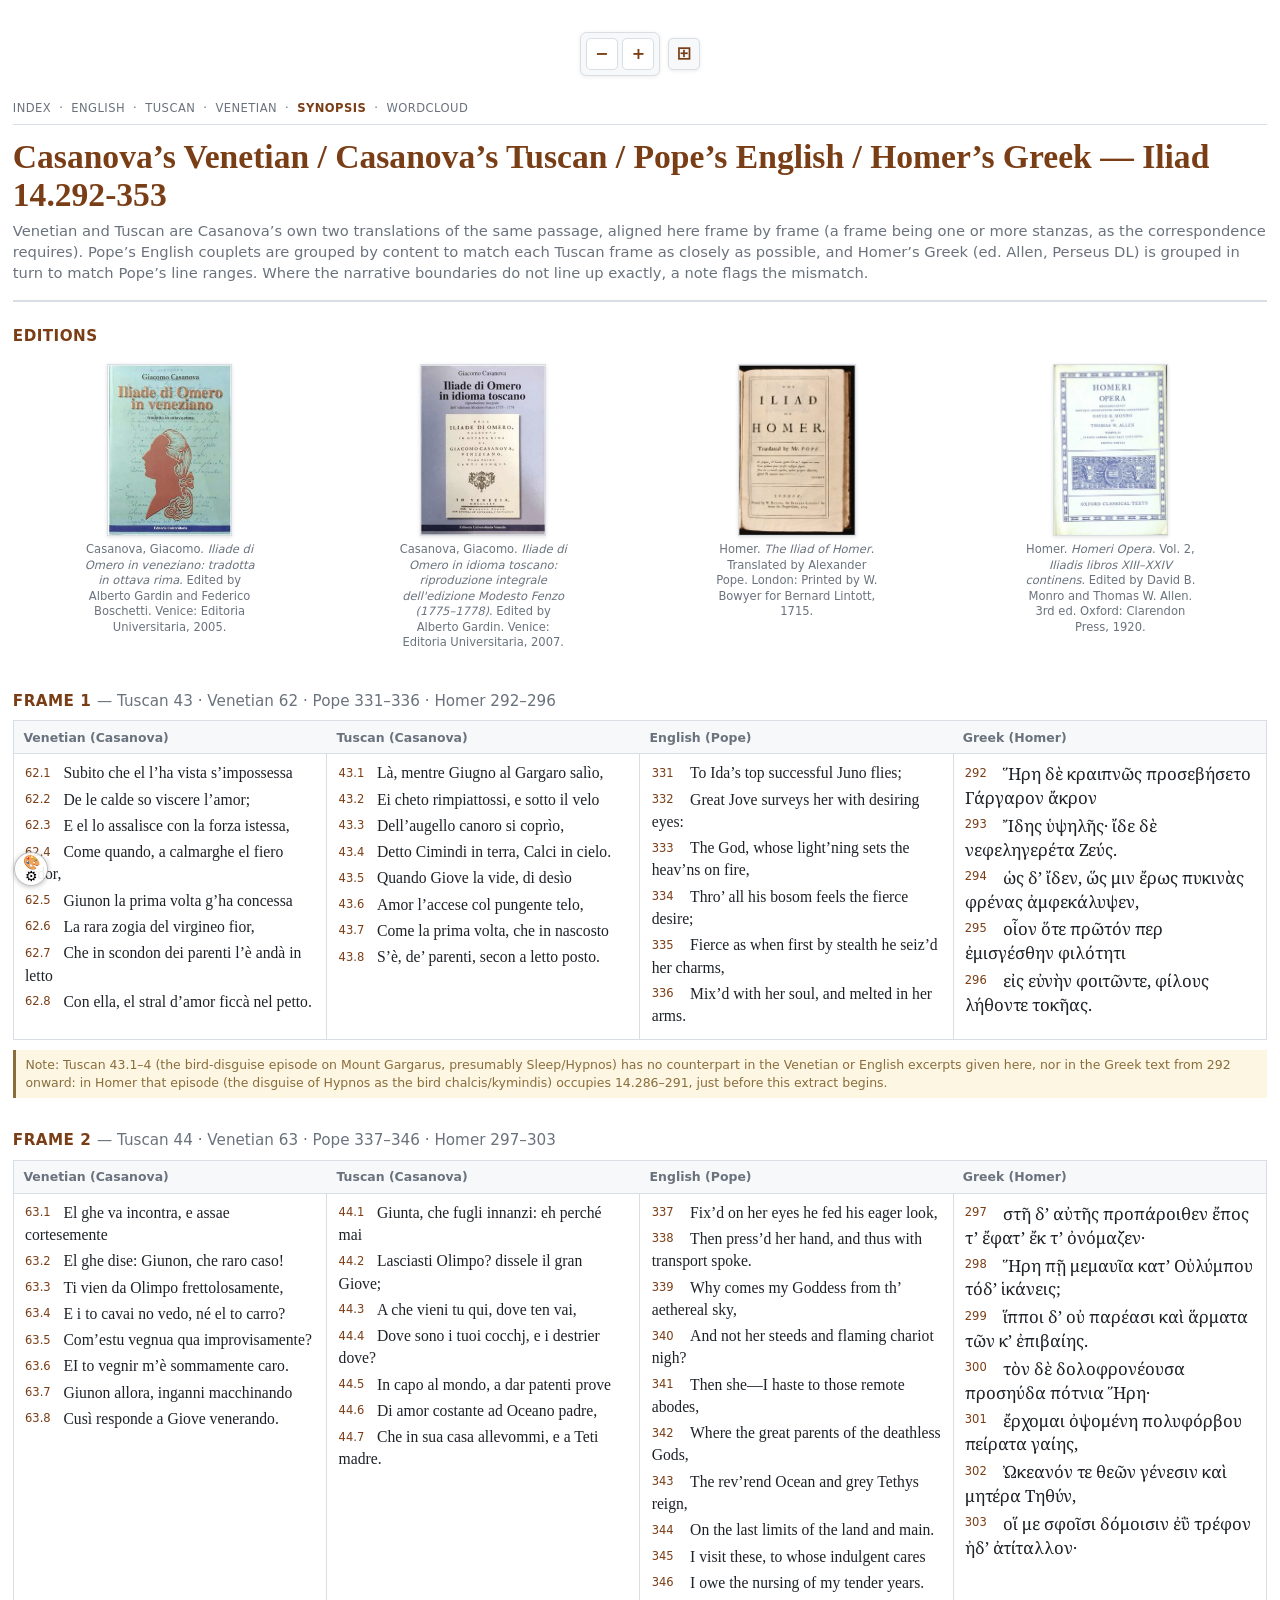
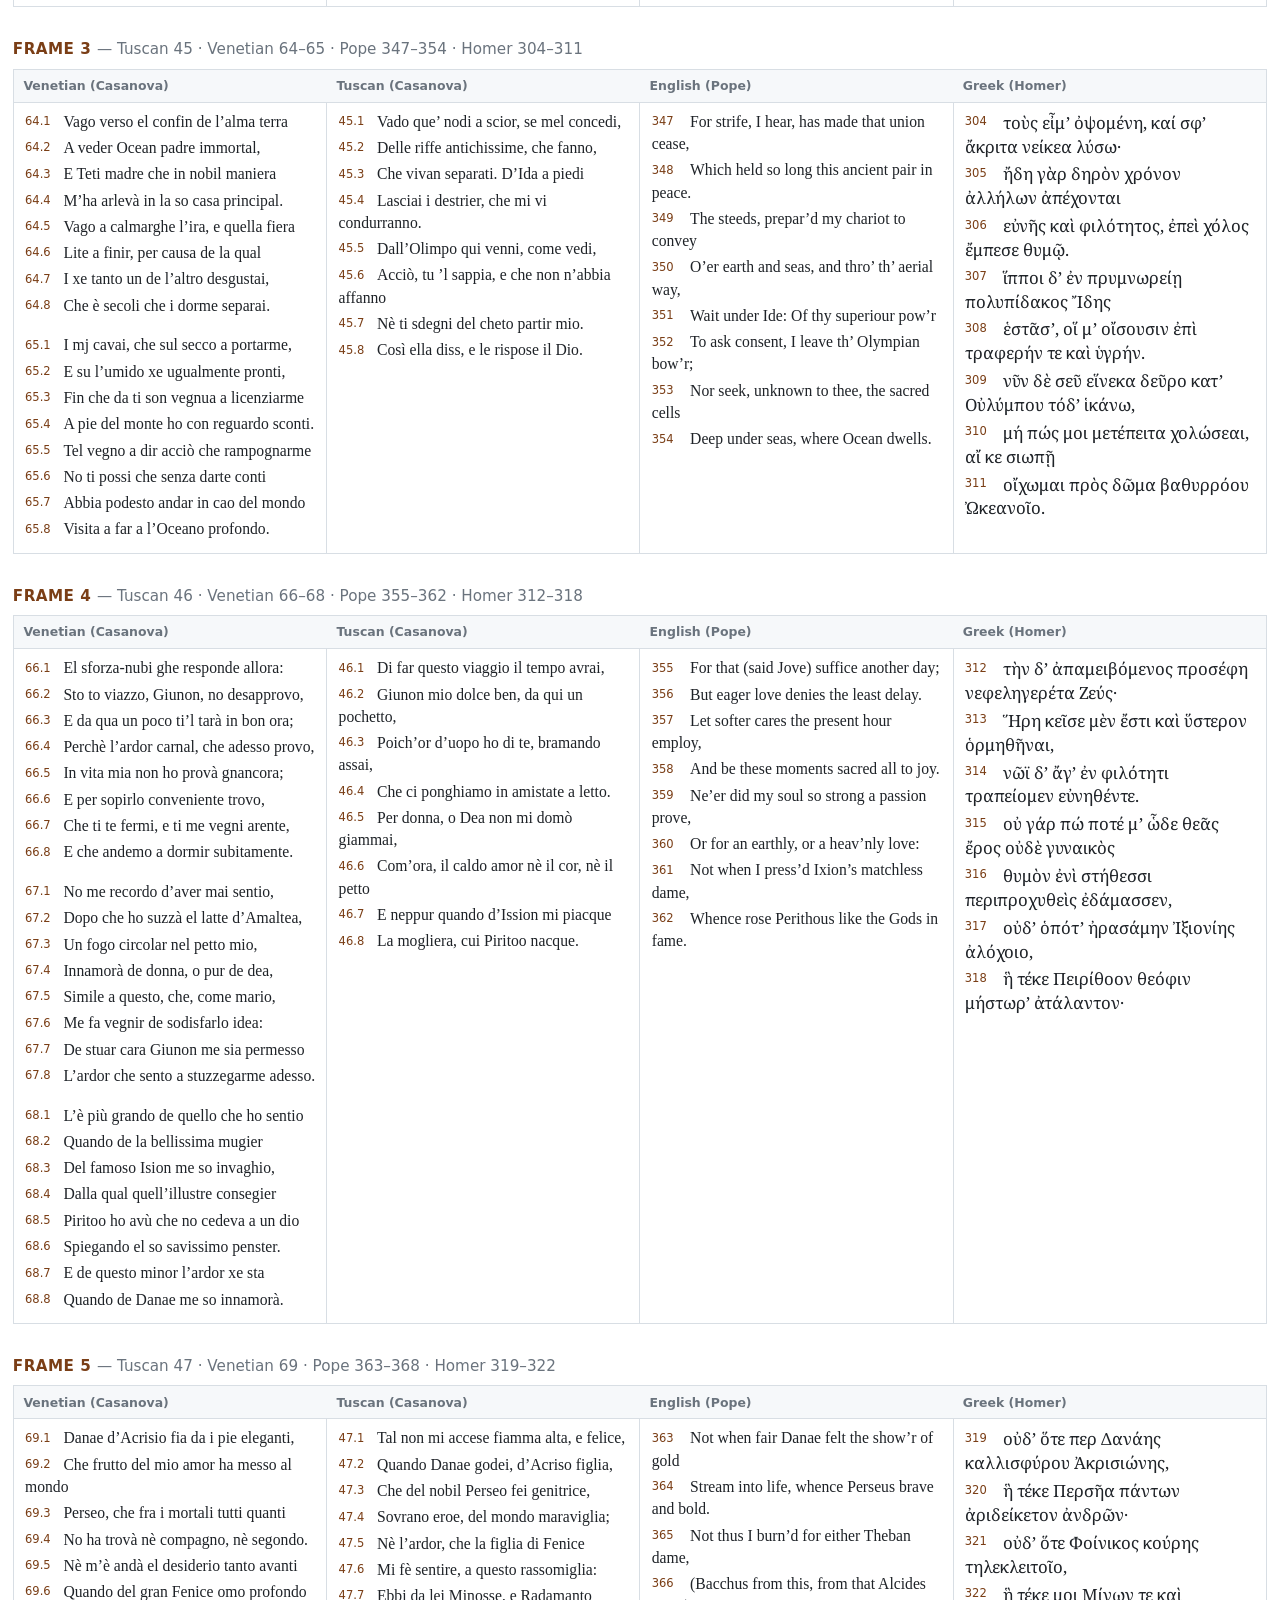
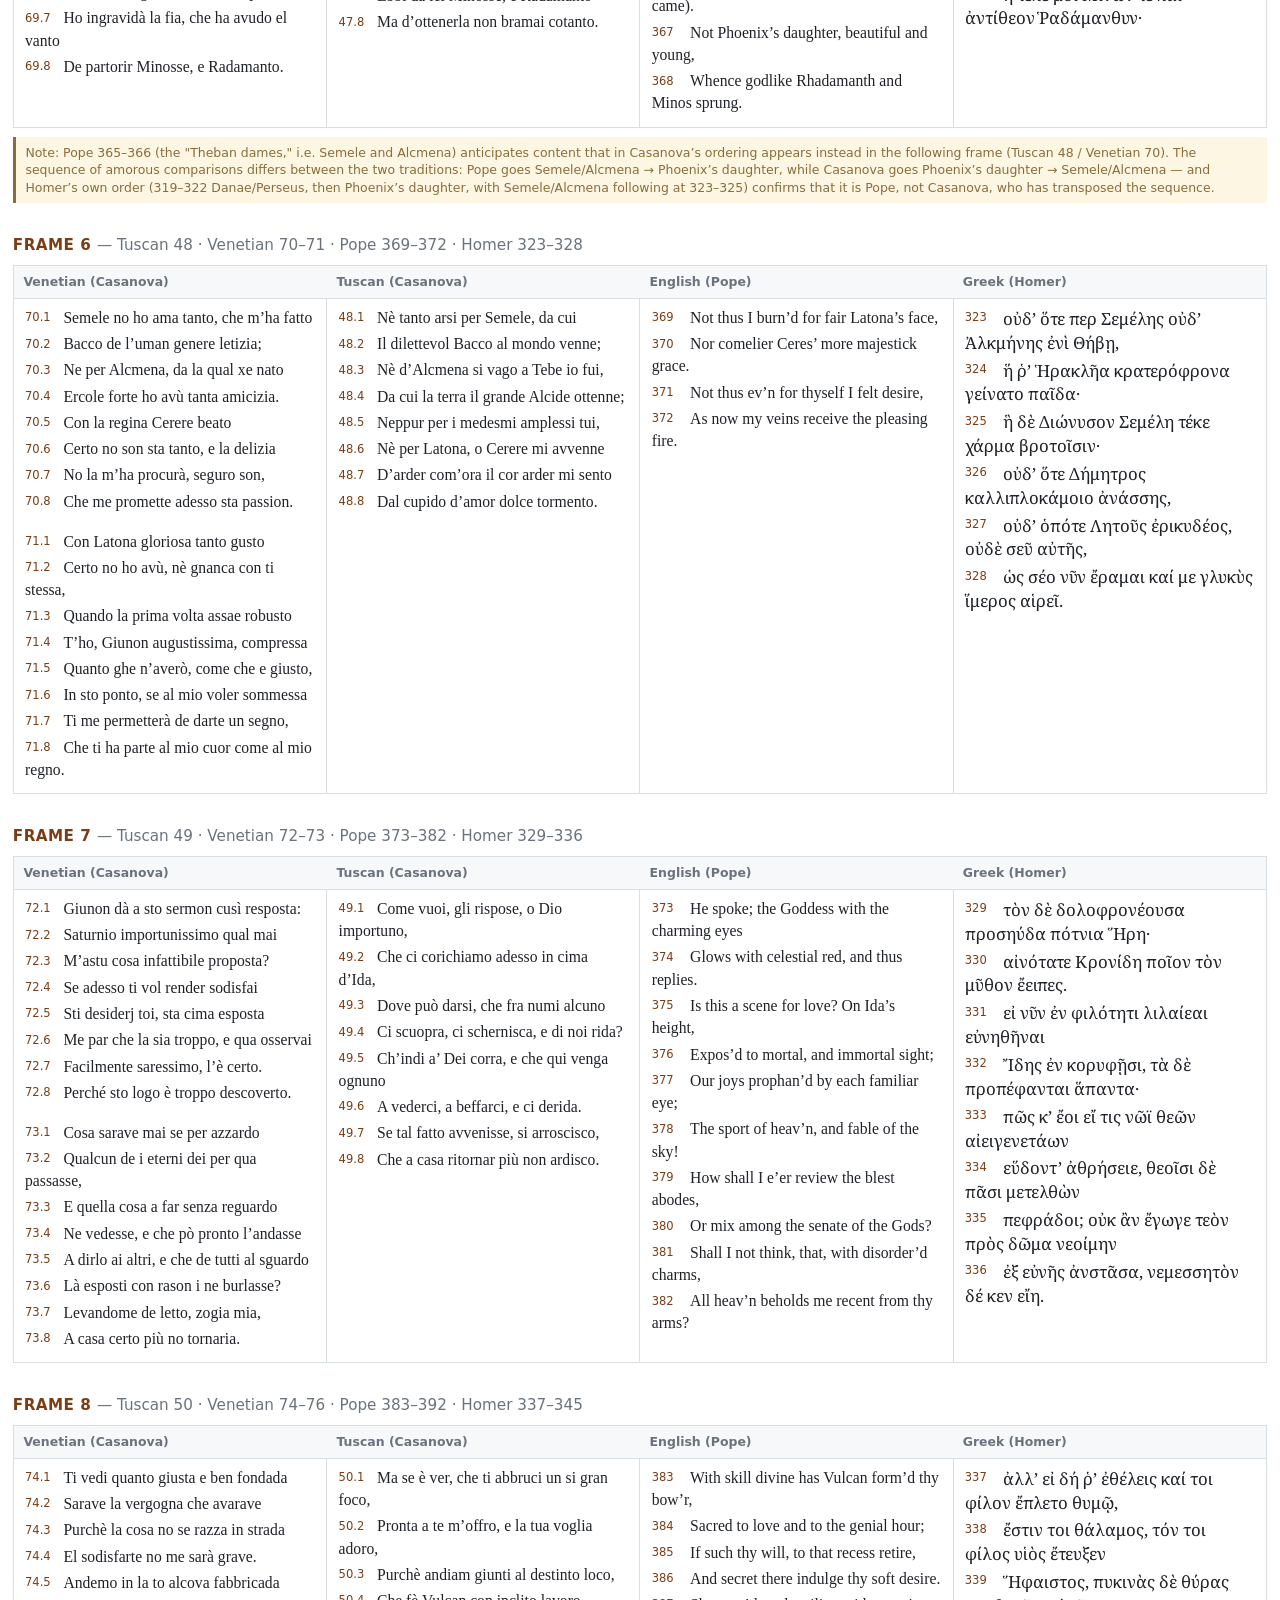
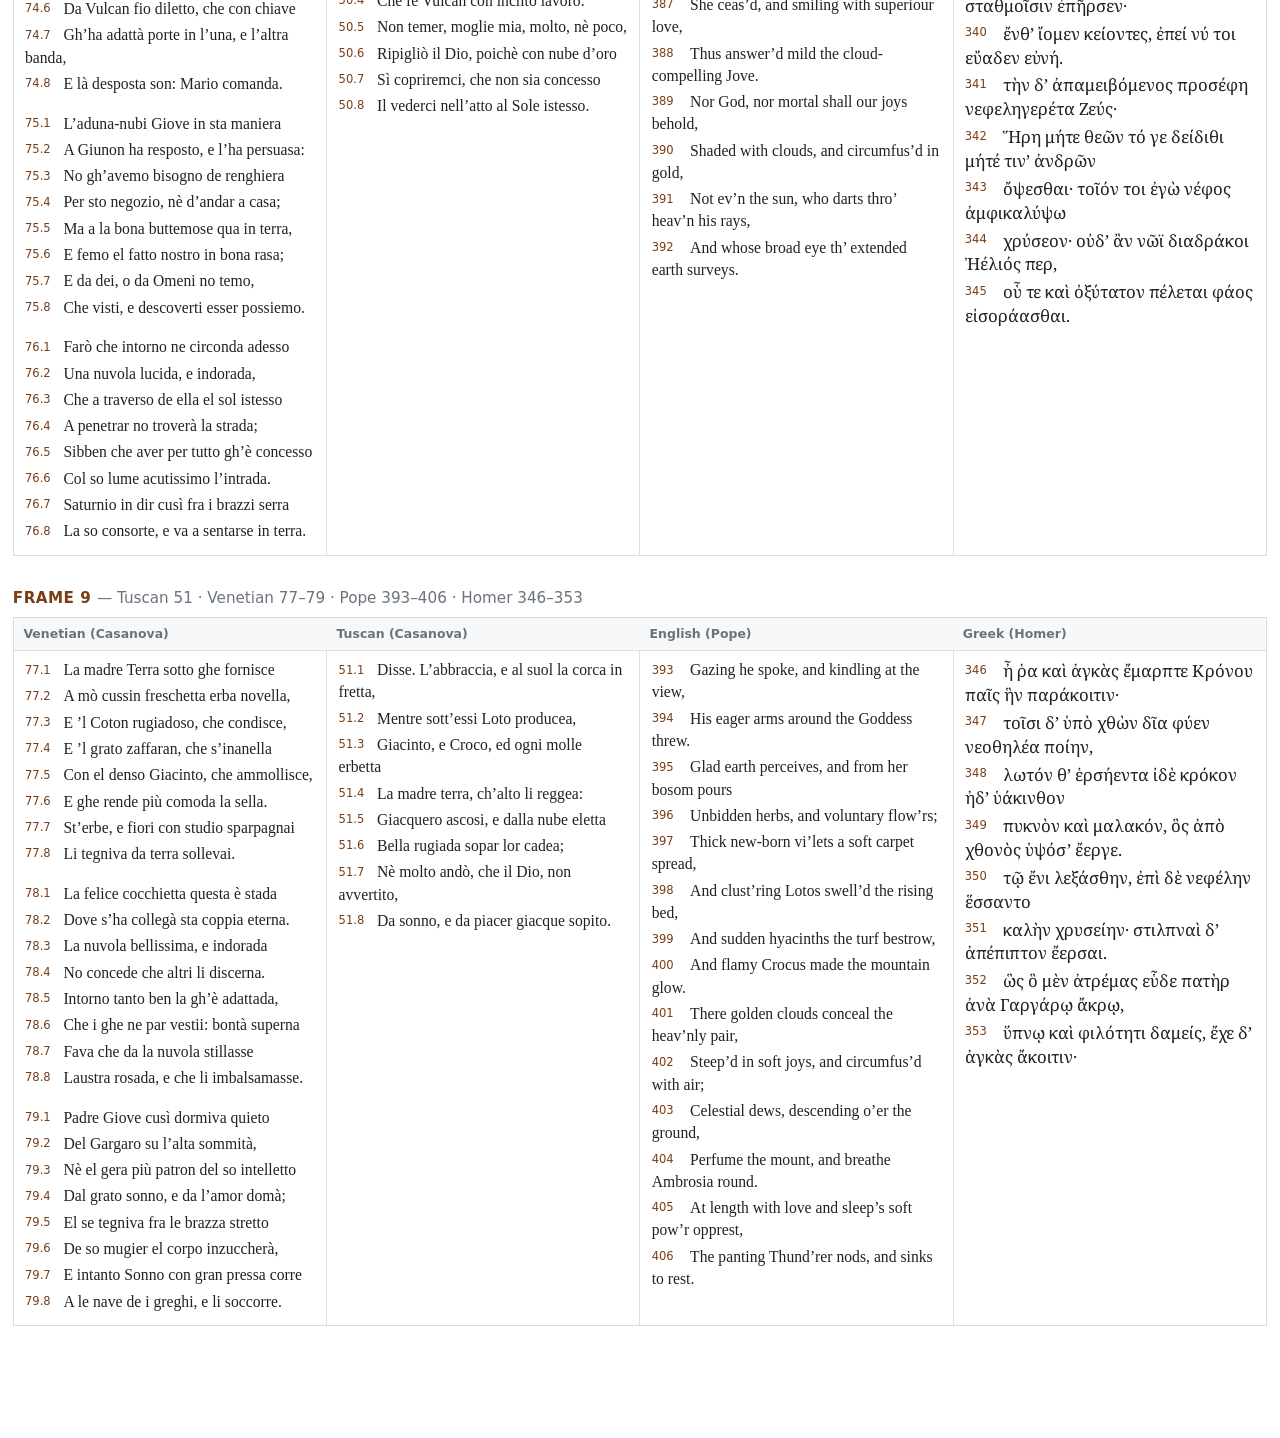
<file: docs/iliad-synopsis.html>
<!DOCTYPE html>
<html lang="en">
<head>
  <meta charset="utf-8" />
  <meta name="viewport" content="width=device-width, initial-scale=1" />
  <link rel="preconnect" href="https://fonts.googleapis.com" />
  <link rel="preconnect" href="https://fonts.gstatic.com" crossorigin />
  <link href="https://fonts.googleapis.com/css2?family=Noto+Serif:ital,wght@0,400;0,700;1,400&display=swap" rel="stylesheet" />
  <title>Iliad 14.292-353 / 331-406 — Casanova’s Venetian / Casanova’s Tuscan / Pope’s English / Homer’s Greek</title>
  <style>
    :root {
      --ink: #1f2328;
      --muted: #6a737d;
      --line: #d8dee4;
      --soft: #f6f8fa;
      --accent: #7a3e16;
      --bg: #ffffff;
      --note: #8a6d3b;
      --note-bg: #fdf6e3;
      --fs: 1;
    }
    html { background: var(--bg); }
    body {
      margin: 2rem auto;
      max-width: 98vw;
      padding: 0 .5rem 3rem;
      color: var(--ink);
      font-family: Georgia, "Times New Roman", serif;
      line-height: 1.42;
    }
    header {
      border-bottom: 2px solid var(--line);
      margin-bottom: 1.5rem;
      padding-bottom: 1rem;
    }
    h1 {
      font-size: clamp(1.5rem, 3vw, 2.1rem);
      line-height: 1.15;
      margin: 0 0 .4rem;
      color: var(--accent);
    }
    .subtitle {
      margin: 0;
      color: var(--muted);
      font-family: system-ui, -apple-system, BlinkMacSystemFont, "Segoe UI", sans-serif;
      font-size: .92rem;
    }
    section.stanza { margin: 2rem 0; break-inside: avoid; }
    h2 {
      font-family: system-ui, -apple-system, BlinkMacSystemFont, "Segoe UI", sans-serif;
      font-size: .95rem;
      letter-spacing: .03em;
      text-transform: uppercase;
      color: var(--accent);
      margin: 0 0 .5rem;
    }
    h2 .refs { color: var(--muted); text-transform: none; letter-spacing: 0; font-weight: 400; }
    table.triple {
      width: 100%;
      border-collapse: collapse;
      table-layout: fixed;
      border: 1px solid var(--line);
      background: #fff;
    }
    table.triple th {
      font-family: system-ui, -apple-system, BlinkMacSystemFont, "Segoe UI", sans-serif;
      font-size: .78rem;
      text-align: left;
      color: var(--muted);
      background: var(--soft);
      border-bottom: 1px solid var(--line);
      padding: .45rem .6rem;
      width: 25%;
    }
    table.triple td {
      vertical-align: top;
      border-right: 1px solid var(--line);
      padding: .5rem .7rem;
      font-size: calc(.98rem * var(--fs));
      width: 25%;
    }
    table.triple td.grc { font-family: "Noto Serif", Georgia, serif; font-size: calc(1.05rem * var(--fs)); }
    table.triple td:last-child { border-right: none; }
    table.triple tr td { border-bottom: none; }
    p.vline { margin: 0 0 .25rem; }
    p.vline.newstanza { margin-top: 1.1rem; }
    p.vline .ln {
      display: inline-block;
      min-width: 2.4rem;
      color: var(--accent);
      font-family: system-ui, -apple-system, BlinkMacSystemFont, "Segoe UI", sans-serif;
      font-size: calc(.72rem * var(--fs));
      vertical-align: top;
      padding-top: .15rem;
    }
    .nota {
      font-family: system-ui, -apple-system, BlinkMacSystemFont, "Segoe UI", sans-serif;
      font-size: .78rem;
      color: var(--note);
      background: var(--note-bg);
      border-left: 3px solid var(--note);
      padding: .4rem .6rem;
      margin: .6rem 0 0;
    }
    @media (max-width: 900px) {
      table.triple, table.triple tbody, table.triple tr, table.triple td, table.triple th {
        display: block; width: auto !important;
      }
      table.triple thead { display: none; }
      table.triple td { border: 0; padding: .3rem .2rem; }
      table.triple td::before {
        display: block; font-family: system-ui, sans-serif; font-size: .72rem;
        color: var(--muted); text-transform: uppercase; letter-spacing: .04em; margin: .4rem 0 .1rem;
      }
      table.triple td.ven::before { content: "Venetian (Casanova)"; }
      table.triple td.tus::before { content: "Tuscan (Casanova)"; }
      table.triple td.eng::before { content: "English (Pope)"; }
      table.triple td.grc::before { content: "Greek (Homer)"; }
    }
    body.seq-layout table.triple, body.seq-layout table.triple tbody, body.seq-layout table.triple tr, body.seq-layout table.triple td, body.seq-layout table.triple th {
      display: block; width: auto !important;
    }
    body.seq-layout table.triple thead { display: none; }
    body.seq-layout table.triple td { border: 0; padding: .3rem .2rem; }
    body.seq-layout table.triple td::before {
      display: block; font-family: system-ui, sans-serif; font-size: .72rem;
      color: var(--muted); text-transform: uppercase; letter-spacing: .04em; margin: .8rem 0 .1rem;
    }
    body.seq-layout table.triple td.ven::before { content: "Venetian (Casanova)"; }
    body.seq-layout table.triple td.tus::before { content: "Tuscan (Casanova)"; }
    body.seq-layout table.triple td.eng::before { content: "English (Pope)"; }
    body.seq-layout table.triple td.grc::before { content: "Greek (Homer)"; }
    @media print {
      body { max-width: none; margin: 1cm; }
      section.stanza { page-break-inside: avoid; }
      h1, h2 { color: #000; }
    }
    .toolbar {
      position: static;
      display: flex;
      justify-content: center;
      align-items: center;
      gap: .5rem;
      margin: 0 0 1rem;
    }
    .zoombar {
      display: flex;
      gap: .3rem;
      background: var(--soft);
      border: 1px solid var(--line);
      border-radius: .4rem;
      padding: .3rem;
      box-shadow: 0 1px 4px rgba(0,0,0,.08);
    }
    .zoombar button, .layout-toggle {
      font-family: system-ui, -apple-system, BlinkMacSystemFont, "Segoe UI", sans-serif;
      font-size: 1rem;
      font-weight: 700;
      width: 2rem;
      height: 2rem;
      line-height: 1;
      border: 1px solid var(--line);
      border-radius: .3rem;
      background: #fff;
      color: var(--accent);
      cursor: pointer;
    }
    .layout-toggle {
      background: var(--soft);
      box-shadow: 0 1px 4px rgba(0,0,0,.08);
      font-size: 1.1rem;
    }
    .zoombar button:hover, .layout-toggle:hover { background: var(--soft); }
    .zoombar button:active, .layout-toggle:active { transform: translateY(1px); }
    @media print { .toolbar { display: none; } }
    .sitenav{font-family:system-ui,-apple-system,BlinkMacSystemFont,"Segoe UI",sans-serif;font-size:.72rem;letter-spacing:.04em;text-transform:uppercase;color:var(--muted);padding:.5rem 0;margin-bottom:.8rem;border-bottom:1px solid var(--line);display:flex;gap:.5rem;align-items:center;}
    .sitenav a{color:var(--muted);text-decoration:none;}
    .sitenav a:hover{color:var(--accent);text-decoration:underline;}
    .sitenav a[aria-current="page"]{color:var(--accent);font-weight:600;pointer-events:none;}
  </style>
  <script src="js/hypothesis_color.js"></script>
  <script src="https://hypothes.is/embed.js" async="async"></script>
</head>
<body>
<div class="toolbar">
  <div class="zoombar" aria-label="Text zoom controls">
    <button type="button" onclick="adjustZoom(-1)" aria-label="Zoom out">−</button>
    <button type="button" onclick="adjustZoom(1)" aria-label="Zoom in">+</button>
  </div>
  <button type="button" class="layout-toggle" id="layoutToggle" onclick="toggleLayout()" aria-label="Switch between column and sequential layout" title="Switch to sequential layout">⊞</button>
</div>
<nav class="sitenav" aria-label="Iliad translations">
  <a href="index.html">index</a>
  <span aria-hidden="true">·</span>
  <a href="iliad-eng.html">english</a>
  <span aria-hidden="true">·</span>
  <a href="tuscan-english-parallel.html">tuscan</a>
  <span aria-hidden="true">·</span>
  <a href="venetian-english-parallel.html">venetian</a>
  <span aria-hidden="true">·</span>
  <a href="iliad-synopsis.html" aria-current="page">synopsis</a>
  <span aria-hidden="true">·</span>
  <a href="iliad-amatory-wordcloud.html">wordcloud</a>
</nav>
<header>
  <h1>Casanova’s Venetian / Casanova’s Tuscan / Pope’s English / Homer’s Greek — Iliad 14.292-353</h1>
  <p class="subtitle">Venetian and Tuscan are Casanova’s own two translations of the same passage, aligned here frame by frame (a frame being one or more stanzas, as the correspondence requires). Pope’s English couplets are grouped by content to match each Tuscan frame as closely as possible, and Homer’s Greek (ed. Allen, Perseus DL) is grouped in turn to match Pope’s line ranges. Where the narrative boundaries do not line up exactly, a note flags the mismatch.</p>
</header>

<main>


<section class="editions" style="margin: 0 0 2.5rem;">
  <h2 style="margin-bottom: 1rem;">Editions</h2>
  <div style="display:grid; grid-template-columns:repeat(4, 1fr); gap:0; align-items:start;">
    <figure style="margin:0 auto; max-width:170px; text-align:center; font-family: system-ui, -apple-system, BlinkMacSystemFont, 'Segoe UI', sans-serif;">
      <img src="[data-uri]" alt="Cover: Casanova, Iliade di Omero in veneziano" style="height:170px; width:auto; max-width:100%; display:block; margin:0 auto; border:1px solid var(--line); box-shadow:0 1px 4px rgba(0,0,0,.12);" />
      <figcaption style="font-size:.72rem; color:var(--muted); line-height:1.35; margin-top:.4rem;">Casanova, Giacomo. <em>Iliade di Omero in veneziano: tradotta in ottava rima</em>. Edited by Alberto Gardin and Federico Boschetti. Venice: Editoria Universitaria, 2005.</figcaption>
    </figure>
    <figure style="margin:0 auto; max-width:170px; text-align:center; font-family: system-ui, -apple-system, BlinkMacSystemFont, 'Segoe UI', sans-serif;">
      <img src="[data-uri]" alt="Cover: Casanova, Iliade di Omero in idioma toscano" style="height:170px; width:auto; max-width:100%; display:block; margin:0 auto; border:1px solid var(--line); box-shadow:0 1px 4px rgba(0,0,0,.12);" />
      <figcaption style="font-size:.72rem; color:var(--muted); line-height:1.35; margin-top:.4rem;">Casanova, Giacomo. <em>Iliade di Omero in idioma toscano: riproduzione integrale dell'edizione Modesto Fenzo (1775&ndash;1778)</em>. Edited by Alberto Gardin. Venice: Editoria Universitaria, 2007.</figcaption>
    </figure>
    <figure style="margin:0 auto; max-width:170px; text-align:center; font-family: system-ui, -apple-system, BlinkMacSystemFont, 'Segoe UI', sans-serif;">
      <img src="[data-uri]" alt="Cover: Pope, The Iliad of Homer" style="height:170px; width:auto; max-width:100%; display:block; margin:0 auto; border:1px solid var(--line); box-shadow:0 1px 4px rgba(0,0,0,.12);" />
      <figcaption style="font-size:.72rem; color:var(--muted); line-height:1.35; margin-top:.4rem;">Homer. <em>The Iliad of Homer</em>. Translated by Alexander Pope. London: Printed by W. Bowyer for Bernard Lintott, 1715.</figcaption>
    </figure>
    <figure style="margin:0 auto; max-width:170px; text-align:center; font-family: system-ui, -apple-system, BlinkMacSystemFont, 'Segoe UI', sans-serif;">
      <img src="[data-uri]" alt="Cover: Homeri Opera, Monro-Allen, Oxford Classical Texts" style="height:170px; width:auto; max-width:100%; display:block; margin:0 auto; border:1px solid var(--line); box-shadow:0 1px 4px rgba(0,0,0,.12);" />
      <figcaption style="font-size:.72rem; color:var(--muted); line-height:1.35; margin-top:.4rem;">Homer. <em>Homeri Opera</em>. Vol. 2, <em>Iliadis libros XIII&ndash;XXIV continens</em>. Edited by David B. Monro and Thomas W. Allen. 3rd ed. Oxford: Clarendon Press, 1920.</figcaption>
    </figure>
  </div>
</section>
<section class="stanza" id="row-1">
<h2>Frame 1 <span class="refs">— Tuscan 43 · Venetian 62 · Pope 331–336 · Homer 292–296</span></h2>
<table class="triple">
<thead><tr><th>Venetian (Casanova)</th><th>Tuscan (Casanova)</th><th>English (Pope)</th><th>Greek (Homer)</th></tr></thead>
<tbody><tr>
<td class="ven">
<p class="vline"><span class="ln">62.1</span>Subito che el l’ha vista s’impossessa</p>
<p class="vline"><span class="ln">62.2</span>De le calde so viscere l’amor;</p>
<p class="vline"><span class="ln">62.3</span>E el lo assalisce con la forza istessa,</p>
<p class="vline"><span class="ln">62.4</span>Come quando, a calmarghe el fiero ardor,</p>
<p class="vline"><span class="ln">62.5</span>Giunon la prima volta g’ha concessa</p>
<p class="vline"><span class="ln">62.6</span>La rara zogia del virgineo fior,</p>
<p class="vline"><span class="ln">62.7</span>Che in scondon dei parenti l’è andà in letto</p>
<p class="vline"><span class="ln">62.8</span>Con ella, el stral d’amor ficcà nel petto.</p>
</td>
<td class="tus">
<p class="vline"><span class="ln">43.1</span>Là, mentre Giugno al Gargaro salìo,</p>
<p class="vline"><span class="ln">43.2</span>Ei cheto rimpiattossi, e sotto il velo</p>
<p class="vline"><span class="ln">43.3</span>Dell’augello canoro si coprìo,</p>
<p class="vline"><span class="ln">43.4</span>Detto Cimindi in terra, Calci in cielo.</p>
<p class="vline"><span class="ln">43.5</span>Quando Giove la vide, di desìo</p>
<p class="vline"><span class="ln">43.6</span>Amor l’accese col pungente telo,</p>
<p class="vline"><span class="ln">43.7</span>Come la prima volta, che in nascosto</p>
<p class="vline"><span class="ln">43.8</span>S’è, de’ parenti, secon a letto posto.</p>
</td>
<td class="eng">
<p class="vline"><span class="ln">331</span>To Ida’s top successful Juno flies;</p>
<p class="vline"><span class="ln">332</span>Great Jove surveys her with desiring eyes:</p>
<p class="vline"><span class="ln">333</span>The God, whose light’ning sets the heav’ns on fire,</p>
<p class="vline"><span class="ln">334</span>Thro’ all his bosom feels the fierce desire;</p>
<p class="vline"><span class="ln">335</span>Fierce as when first by stealth he seiz’d her charms,</p>
<p class="vline"><span class="ln">336</span>Mix’d with her soul, and melted in her arms.</p>
</td>
<td class="grc">
<p class="vline"><span class="ln">292</span>Ἥρη δὲ κραιπνῶς προσεβήσετο Γάργαρον ἄκρον</p>
<p class="vline"><span class="ln">293</span>Ἴδης ὑψηλῆς· ἴδε δὲ νεφεληγερέτα Ζεύς.</p>
<p class="vline"><span class="ln">294</span>ὡς δ’ ἴδεν, ὥς μιν ἔρως πυκινὰς φρένας ἀμφεκάλυψεν,</p>
<p class="vline"><span class="ln">295</span>οἷον ὅτε πρῶτόν περ ἐμισγέσθην φιλότητι</p>
<p class="vline"><span class="ln">296</span>εἰς εὐνὴν φοιτῶντε, φίλους λήθοντε τοκῆας.</p>
</td>
</tr></tbody>
</table>
<p class="nota">Note: Tuscan 43.1–4 (the bird-disguise episode on Mount Gargarus, presumably Sleep/Hypnos) has no counterpart in the Venetian or English excerpts given here, nor in the Greek text from 292 onward: in Homer that episode (the disguise of Hypnos as the bird chalcis/kymindis) occupies 14.286–291, just before this extract begins.</p>
</section>

<section class="stanza" id="row-2">
<h2>Frame 2 <span class="refs">— Tuscan 44 · Venetian 63 · Pope 337–346 · Homer 297–303</span></h2>
<table class="triple">
<thead><tr><th>Venetian (Casanova)</th><th>Tuscan (Casanova)</th><th>English (Pope)</th><th>Greek (Homer)</th></tr></thead>
<tbody><tr>
<td class="ven">
<p class="vline"><span class="ln">63.1</span>El ghe va incontra, e assae cortesemente</p>
<p class="vline"><span class="ln">63.2</span>El ghe dise: Giunon, che raro caso!</p>
<p class="vline"><span class="ln">63.3</span>Ti vien da Olimpo frettolosamente,</p>
<p class="vline"><span class="ln">63.4</span>E i to cavai no vedo, né el to carro?</p>
<p class="vline"><span class="ln">63.5</span>Com’estu vegnua qua improvisamente?</p>
<p class="vline"><span class="ln">63.6</span>EI to vegnir m’è sommamente caro.</p>
<p class="vline"><span class="ln">63.7</span>Giunon allora, inganni macchinando</p>
<p class="vline"><span class="ln">63.8</span>Cusì responde a Giove venerando.</p>
</td>
<td class="tus">
<p class="vline"><span class="ln">44.1</span>Giunta, che fugli innanzi: eh perché mai</p>
<p class="vline"><span class="ln">44.2</span>Lasciasti Olimpo? dissele il gran Giove;</p>
<p class="vline"><span class="ln">44.3</span>A che vieni tu qui, dove ten vai,</p>
<p class="vline"><span class="ln">44.4</span>Dove sono i tuoi cocchj, e i destrier dove?</p>
<p class="vline"><span class="ln">44.5</span>In capo al mondo, a dar patenti prove</p>
<p class="vline"><span class="ln">44.6</span>Di amor costante ad Oceano padre,</p>
<p class="vline"><span class="ln">44.7</span>Che in sua casa allevommi, e a Teti madre.</p>
</td>
<td class="eng">
<p class="vline"><span class="ln">337</span>Fix’d on her eyes he fed his eager look,</p>
<p class="vline"><span class="ln">338</span>Then press’d her hand, and thus with transport spoke.</p>
<p class="vline"><span class="ln">339</span>Why comes my Goddess from th’ aethereal sky,</p>
<p class="vline"><span class="ln">340</span>And not her steeds and flaming chariot nigh?</p>
<p class="vline"><span class="ln">341</span>Then she—I haste to those remote abodes,</p>
<p class="vline"><span class="ln">342</span>Where the great parents of the deathless Gods,</p>
<p class="vline"><span class="ln">343</span>The rev’rend Ocean and grey Tethys reign,</p>
<p class="vline"><span class="ln">344</span>On the last limits of the land and main.</p>
<p class="vline"><span class="ln">345</span>I visit these, to whose indulgent cares</p>
<p class="vline"><span class="ln">346</span>I owe the nursing of my tender years.</p>
</td>
<td class="grc">
<p class="vline"><span class="ln">297</span>στῆ δ’ αὐτῆς προπάροιθεν ἔπος τ’ ἔφατ’ ἔκ τ’ ὀνόμαζεν·</p>
<p class="vline"><span class="ln">298</span>Ἥρη πῇ μεμαυῖα κατ’ Οὐλύμπου τόδ’ ἱκάνεις;</p>
<p class="vline"><span class="ln">299</span>ἵπποι δ’ οὐ παρέασι καὶ ἅρματα τῶν κ’ ἐπιβαίης.</p>
<p class="vline"><span class="ln">300</span>τὸν δὲ δολοφρονέουσα προσηύδα πότνια Ἥρη·</p>
<p class="vline"><span class="ln">301</span>ἔρχομαι ὀψομένη πολυφόρβου πείρατα γαίης,</p>
<p class="vline"><span class="ln">302</span>Ὠκεανόν τε θεῶν γένεσιν καὶ μητέρα Τηθύν,</p>
<p class="vline"><span class="ln">303</span>οἵ με σφοῖσι δόμοισιν ἐῢ τρέφον ἠδ’ ἀτίταλλον·</p>
</td>
</tr></tbody>
</table>
</section>

<section class="stanza" id="row-3">
<h2>Frame 3 <span class="refs">— Tuscan 45 · Venetian 64–65 · Pope 347–354 · Homer 304–311</span></h2>
<table class="triple">
<thead><tr><th>Venetian (Casanova)</th><th>Tuscan (Casanova)</th><th>English (Pope)</th><th>Greek (Homer)</th></tr></thead>
<tbody><tr>
<td class="ven">
<p class="vline"><span class="ln">64.1</span>Vago verso el confin de l’alma terra</p>
<p class="vline"><span class="ln">64.2</span>A veder Ocean padre immortal,</p>
<p class="vline"><span class="ln">64.3</span>E Teti madre che in nobil maniera</p>
<p class="vline"><span class="ln">64.4</span>M’ha arlevà in la so casa principal.</p>
<p class="vline"><span class="ln">64.5</span>Vago a calmarghe l’ira, e quella fiera</p>
<p class="vline"><span class="ln">64.6</span>Lite a finir, per causa de la qual</p>
<p class="vline"><span class="ln">64.7</span>I xe tanto un de l’altro desgustai,</p>
<p class="vline"><span class="ln">64.8</span>Che è secoli che i dorme separai.</p>
<p class="vline newstanza"><span class="ln">65.1</span>I mj cavai, che sul secco a portarme,</p>
<p class="vline"><span class="ln">65.2</span>E su l’umido xe ugualmente pronti,</p>
<p class="vline"><span class="ln">65.3</span>Fin che da ti son vegnua a licenziarme</p>
<p class="vline"><span class="ln">65.4</span>A pie del monte ho con reguardo sconti.</p>
<p class="vline"><span class="ln">65.5</span>Tel vegno a dir acciò che rampognarme</p>
<p class="vline"><span class="ln">65.6</span>No ti possi che senza darte conti</p>
<p class="vline"><span class="ln">65.7</span>Abbia podesto andar in cao del mondo</p>
<p class="vline"><span class="ln">65.8</span>Visita a far a l’Oceano profondo.</p>
</td>
<td class="tus">
<p class="vline"><span class="ln">45.1</span>Vado que’ nodi a scior, se mel concedi,</p>
<p class="vline"><span class="ln">45.2</span>Delle riffe antichissime, che fanno,</p>
<p class="vline"><span class="ln">45.3</span>Che vivan separati. D’Ida a piedi</p>
<p class="vline"><span class="ln">45.4</span>Lasciai i destrier, che mi vi condurranno.</p>
<p class="vline"><span class="ln">45.5</span>Dall’Olimpo qui venni, come vedi,</p>
<p class="vline"><span class="ln">45.6</span>Acciò, tu ’l sappia, e che non n’abbia affanno</p>
<p class="vline"><span class="ln">45.7</span>Nè ti sdegni del cheto partir mio.</p>
<p class="vline"><span class="ln">45.8</span>Così ella diss, e le rispose il Dio.</p>
</td>
<td class="eng">
<p class="vline"><span class="ln">347</span>For strife, I hear, has made that union cease,</p>
<p class="vline"><span class="ln">348</span>Which held so long this ancient pair in peace.</p>
<p class="vline"><span class="ln">349</span>The steeds, prepar’d my chariot to convey</p>
<p class="vline"><span class="ln">350</span>O’er earth and seas, and thro’ th’ aerial way,</p>
<p class="vline"><span class="ln">351</span>Wait under Ide: Of thy superiour pow’r</p>
<p class="vline"><span class="ln">352</span>To ask consent, I leave th’ Olympian bow’r;</p>
<p class="vline"><span class="ln">353</span>Nor seek, unknown to thee, the sacred cells</p>
<p class="vline"><span class="ln">354</span>Deep under seas, where Ocean dwells.</p>
</td>
<td class="grc">
<p class="vline"><span class="ln">304</span>τοὺς εἶμ’ ὀψομένη, καί σφ’ ἄκριτα νείκεα λύσω·</p>
<p class="vline"><span class="ln">305</span>ἤδη γὰρ δηρὸν χρόνον ἀλλήλων ἀπέχονται</p>
<p class="vline"><span class="ln">306</span>εὐνῆς καὶ φιλότητος, ἐπεὶ χόλος ἔμπεσε θυμῷ.</p>
<p class="vline"><span class="ln">307</span>ἵπποι δ’ ἐν πρυμνωρείῃ πολυπίδακος Ἴδης</p>
<p class="vline"><span class="ln">308</span>ἑστᾶσ’, οἵ μ’ οἴσουσιν ἐπὶ τραφερήν τε καὶ ὑγρήν.</p>
<p class="vline"><span class="ln">309</span>νῦν δὲ σεῦ εἵνεκα δεῦρο κατ’ Οὐλύμπου τόδ’ ἱκάνω,</p>
<p class="vline"><span class="ln">310</span>μή πώς μοι μετέπειτα χολώσεαι, αἴ κε σιωπῇ</p>
<p class="vline"><span class="ln">311</span>οἴχωμαι πρὸς δῶμα βαθυρρόου Ὠκεανοῖο.</p>
</td>
</tr></tbody>
</table>
</section>

<section class="stanza" id="row-4">
<h2>Frame 4 <span class="refs">— Tuscan 46 · Venetian 66–68 · Pope 355–362 · Homer 312–318</span></h2>
<table class="triple">
<thead><tr><th>Venetian (Casanova)</th><th>Tuscan (Casanova)</th><th>English (Pope)</th><th>Greek (Homer)</th></tr></thead>
<tbody><tr>
<td class="ven">
<p class="vline"><span class="ln">66.1</span>El sforza-nubi ghe responde allora:</p>
<p class="vline"><span class="ln">66.2</span>Sto to viazzo, Giunon, no desapprovo,</p>
<p class="vline"><span class="ln">66.3</span>E da qua un poco ti’l tarà in bon ora;</p>
<p class="vline"><span class="ln">66.4</span>Perchè l’ardor carnal, che adesso provo,</p>
<p class="vline"><span class="ln">66.5</span>In vita mia non ho provà gnancora;</p>
<p class="vline"><span class="ln">66.6</span>E per sopirlo conveniente trovo,</p>
<p class="vline"><span class="ln">66.7</span>Che ti te fermi, e ti me vegni arente,</p>
<p class="vline"><span class="ln">66.8</span>E che andemo a dormir subitamente.</p>
<p class="vline newstanza"><span class="ln">67.1</span>No me recordo d’aver mai sentio,</p>
<p class="vline"><span class="ln">67.2</span>Dopo che ho suzzà el latte d’Amaltea,</p>
<p class="vline"><span class="ln">67.3</span>Un fogo circolar nel petto mio,</p>
<p class="vline"><span class="ln">67.4</span>Innamorà de donna, o pur de dea,</p>
<p class="vline"><span class="ln">67.5</span>Simile a questo, che, come mario,</p>
<p class="vline"><span class="ln">67.6</span>Me fa vegnir de sodisfarlo idea:</p>
<p class="vline"><span class="ln">67.7</span>De stuar cara Giunon me sia permesso</p>
<p class="vline"><span class="ln">67.8</span>L’ardor che sento a stuzzegarme adesso.</p>
<p class="vline newstanza"><span class="ln">68.1</span>L’è più grando de quello che ho sentio</p>
<p class="vline"><span class="ln">68.2</span>Quando de la bellissima mugier</p>
<p class="vline"><span class="ln">68.3</span>Del famoso Ision me so invaghio,</p>
<p class="vline"><span class="ln">68.4</span>Dalla qual quell’illustre consegier</p>
<p class="vline"><span class="ln">68.5</span>Piritoo ho avù che no cedeva a un dio</p>
<p class="vline"><span class="ln">68.6</span>Spiegando el so savissimo penster.</p>
<p class="vline"><span class="ln">68.7</span>E de questo minor l’ardor xe sta</p>
<p class="vline"><span class="ln">68.8</span>Quando de Danae me so innamorà.</p>
</td>
<td class="tus">
<p class="vline"><span class="ln">46.1</span>Di far questo viaggio il tempo avrai,</p>
<p class="vline"><span class="ln">46.2</span>Giunon mio dolce ben, da qui un pochetto,</p>
<p class="vline"><span class="ln">46.3</span>Poich’or d’uopo ho di te, bramando assai,</p>
<p class="vline"><span class="ln">46.4</span>Che ci ponghiamo in amistate a letto.</p>
<p class="vline"><span class="ln">46.5</span>Per donna, o Dea non mi domò giammai,</p>
<p class="vline"><span class="ln">46.6</span>Com’ora, il caldo amor nè il cor, nè il petto</p>
<p class="vline"><span class="ln">46.7</span>E neppur quando d’Ission mi piacque</p>
<p class="vline"><span class="ln">46.8</span>La mogliera, cui Piritoo nacque.</p>
</td>
<td class="eng">
<p class="vline"><span class="ln">355</span>For that (said Jove) suffice another day;</p>
<p class="vline"><span class="ln">356</span>But eager love denies the least delay.</p>
<p class="vline"><span class="ln">357</span>Let softer cares the present hour employ,</p>
<p class="vline"><span class="ln">358</span>And be these moments sacred all to joy.</p>
<p class="vline"><span class="ln">359</span>Ne’er did my soul so strong a passion prove,</p>
<p class="vline"><span class="ln">360</span>Or for an earthly, or a heav’nly love:</p>
<p class="vline"><span class="ln">361</span>Not when I press’d Ixion’s matchless dame,</p>
<p class="vline"><span class="ln">362</span>Whence rose Perithous like the Gods in fame.</p>
</td>
<td class="grc">
<p class="vline"><span class="ln">312</span>τὴν δ’ ἀπαμειβόμενος προσέφη νεφεληγερέτα Ζεύς·</p>
<p class="vline"><span class="ln">313</span>Ἥρη κεῖσε μὲν ἔστι καὶ ὕστερον ὁρμηθῆναι,</p>
<p class="vline"><span class="ln">314</span>νῶϊ δ’ ἄγ’ ἐν φιλότητι τραπείομεν εὐνηθέντε.</p>
<p class="vline"><span class="ln">315</span>οὐ γάρ πώ ποτέ μ’ ὧδε θεᾶς ἔρος οὐδὲ γυναικὸς</p>
<p class="vline"><span class="ln">316</span>θυμὸν ἐνὶ στήθεσσι περιπροχυθεὶς ἐδάμασσεν,</p>
<p class="vline"><span class="ln">317</span>οὐδ’ ὁπότ’ ἠρασάμην Ἰξιονίης ἀλόχοιο,</p>
<p class="vline"><span class="ln">318</span>ἣ τέκε Πειρίθοον θεόφιν μήστωρ’ ἀτάλαντον·</p>
</td>
</tr></tbody>
</table>
</section>

<section class="stanza" id="row-5">
<h2>Frame 5 <span class="refs">— Tuscan 47 · Venetian 69 · Pope 363–368 · Homer 319–322</span></h2>
<table class="triple">
<thead><tr><th>Venetian (Casanova)</th><th>Tuscan (Casanova)</th><th>English (Pope)</th><th>Greek (Homer)</th></tr></thead>
<tbody><tr>
<td class="ven">
<p class="vline"><span class="ln">69.1</span>Danae d’Acrisio fia da i pie eleganti,</p>
<p class="vline"><span class="ln">69.2</span>Che frutto del mio amor ha messo al mondo</p>
<p class="vline"><span class="ln">69.3</span>Perseo, che fra i mortali tutti quanti</p>
<p class="vline"><span class="ln">69.4</span>No ha trovà nè compagno, nè segondo.</p>
<p class="vline"><span class="ln">69.5</span>Nè m’è andà el desiderio tanto avanti</p>
<p class="vline"><span class="ln">69.6</span>Quando del gran Fenice omo profondo</p>
<p class="vline"><span class="ln">69.7</span>Ho ingravidà la fia, che ha avudo el vanto</p>
<p class="vline"><span class="ln">69.8</span>De partorir Minosse, e Radamanto.</p>
</td>
<td class="tus">
<p class="vline"><span class="ln">47.1</span>Tal non mi accese fiamma alta, e felice,</p>
<p class="vline"><span class="ln">47.2</span>Quando Danae godei, d’Acriso figlia,</p>
<p class="vline"><span class="ln">47.3</span>Che del nobil Perseo fei genitrice,</p>
<p class="vline"><span class="ln">47.4</span>Sovrano eroe, del mondo maraviglia;</p>
<p class="vline"><span class="ln">47.5</span>Nè l’ardor, che la figlia di Fenice</p>
<p class="vline"><span class="ln">47.6</span>Mi fè sentire, a questo rassomiglia:</p>
<p class="vline"><span class="ln">47.7</span>Ebbi da lei Minosse, e Radamanto</p>
<p class="vline"><span class="ln">47.8</span>Ma d’ottenerla non bramai cotanto.</p>
</td>
<td class="eng">
<p class="vline"><span class="ln">363</span>Not when fair Danae felt the show’r of gold</p>
<p class="vline"><span class="ln">364</span>Stream into life, whence Perseus brave and bold.</p>
<p class="vline"><span class="ln">365</span>Not thus I burn’d for either Theban dame,</p>
<p class="vline"><span class="ln">366</span>(Bacchus from this, from that Alcides came).</p>
<p class="vline"><span class="ln">367</span>Not Phoenix’s daughter, beautiful and young,</p>
<p class="vline"><span class="ln">368</span>Whence godlike Rhadamanth and Minos sprung.</p>
</td>
<td class="grc">
<p class="vline"><span class="ln">319</span>οὐδ’ ὅτε περ Δανάης καλλισφύρου Ἀκρισιώνης,</p>
<p class="vline"><span class="ln">320</span>ἣ τέκε Περσῆα πάντων ἀριδείκετον ἀνδρῶν·</p>
<p class="vline"><span class="ln">321</span>οὐδ’ ὅτε Φοίνικος κούρης τηλεκλειτοῖο,</p>
<p class="vline"><span class="ln">322</span>ἣ τέκε μοι Μίνων τε καὶ ἀντίθεον Ῥαδάμανθυν·</p>
</td>
</tr></tbody>
</table>
<p class="nota">Note: Pope 365–366 (the "Theban dames," i.e. Semele and Alcmena) anticipates content that in Casanova’s ordering appears instead in the following frame (Tuscan 48 / Venetian 70). The sequence of amorous comparisons differs between the two traditions: Pope goes Semele/Alcmena → Phoenix’s daughter, while Casanova goes Phoenix’s daughter → Semele/Alcmena — and Homer’s own order (319–322 Danae/Perseus, then Phoenix’s daughter, with Semele/Alcmena following at 323–325) confirms that it is Pope, not Casanova, who has transposed the sequence.</p>
</section>

<section class="stanza" id="row-6">
<h2>Frame 6 <span class="refs">— Tuscan 48 · Venetian 70–71 · Pope 369–372 · Homer 323–328</span></h2>
<table class="triple">
<thead><tr><th>Venetian (Casanova)</th><th>Tuscan (Casanova)</th><th>English (Pope)</th><th>Greek (Homer)</th></tr></thead>
<tbody><tr>
<td class="ven">
<p class="vline"><span class="ln">70.1</span>Semele no ho ama tanto, che m’ha fatto</p>
<p class="vline"><span class="ln">70.2</span>Bacco de l’uman genere letizia;</p>
<p class="vline"><span class="ln">70.3</span>Ne per Alcmena, da la qual xe nato</p>
<p class="vline"><span class="ln">70.4</span>Ercole forte ho avù tanta amicizia.</p>
<p class="vline"><span class="ln">70.5</span>Con la regina Cerere beato</p>
<p class="vline"><span class="ln">70.6</span>Certo no son sta tanto, e la delizia</p>
<p class="vline"><span class="ln">70.7</span>No la m’ha procurà, seguro son,</p>
<p class="vline"><span class="ln">70.8</span>Che me promette adesso sta passion.</p>
<p class="vline newstanza"><span class="ln">71.1</span>Con Latona gloriosa tanto gusto</p>
<p class="vline"><span class="ln">71.2</span>Certo no ho avù, nè gnanca con ti stessa,</p>
<p class="vline"><span class="ln">71.3</span>Quando la prima volta assae robusto</p>
<p class="vline"><span class="ln">71.4</span>T’ho, Giunon augustissima, compressa</p>
<p class="vline"><span class="ln">71.5</span>Quanto ghe n’averò, come che e giusto,</p>
<p class="vline"><span class="ln">71.6</span>In sto ponto, se al mio voler sommessa</p>
<p class="vline"><span class="ln">71.7</span>Ti me permetterà de darte un segno,</p>
<p class="vline"><span class="ln">71.8</span>Che ti ha parte al mio cuor come al mio regno.</p>
</td>
<td class="tus">
<p class="vline"><span class="ln">48.1</span>Nè tanto arsi per Semele, da cui</p>
<p class="vline"><span class="ln">48.2</span>Il dilettevol Bacco al mondo venne;</p>
<p class="vline"><span class="ln">48.3</span>Nè d’Alcmena si vago a Tebe io fui,</p>
<p class="vline"><span class="ln">48.4</span>Da cui la terra il grande Alcide ottenne;</p>
<p class="vline"><span class="ln">48.5</span>Neppur per i medesmi amplessi tui,</p>
<p class="vline"><span class="ln">48.6</span>Nè per Latona, o Cerere mi avvenne</p>
<p class="vline"><span class="ln">48.7</span>D’arder com’ora il cor arder mi sento</p>
<p class="vline"><span class="ln">48.8</span>Dal cupido d’amor dolce tormento.</p>
</td>
<td class="eng">
<p class="vline"><span class="ln">369</span>Not thus I burn’d for fair Latona’s face,</p>
<p class="vline"><span class="ln">370</span>Nor comelier Ceres’ more majestick grace.</p>
<p class="vline"><span class="ln">371</span>Not thus ev’n for thyself I felt desire,</p>
<p class="vline"><span class="ln">372</span>As now my veins receive the pleasing fire.</p>
</td>
<td class="grc">
<p class="vline"><span class="ln">323</span>οὐδ’ ὅτε περ Σεμέλης οὐδ’ Ἀλκμήνης ἐνὶ Θήβῃ,</p>
<p class="vline"><span class="ln">324</span>ἥ ῥ’ Ἡρακλῆα κρατερόφρονα γείνατο παῖδα·</p>
<p class="vline"><span class="ln">325</span>ἣ δὲ Διώνυσον Σεμέλη τέκε χάρμα βροτοῖσιν·</p>
<p class="vline"><span class="ln">326</span>οὐδ’ ὅτε Δήμητρος καλλιπλοκάμοιο ἀνάσσης,</p>
<p class="vline"><span class="ln">327</span>οὐδ’ ὁπότε Λητοῦς ἐρικυδέος, οὐδὲ σεῦ αὐτῆς,</p>
<p class="vline"><span class="ln">328</span>ὡς σέο νῦν ἔραμαι καί με γλυκὺς ἵμερος αἱρεῖ.</p>
</td>
</tr></tbody>
</table>
</section>

<section class="stanza" id="row-7">
<h2>Frame 7 <span class="refs">— Tuscan 49 · Venetian 72–73 · Pope 373–382 · Homer 329–336</span></h2>
<table class="triple">
<thead><tr><th>Venetian (Casanova)</th><th>Tuscan (Casanova)</th><th>English (Pope)</th><th>Greek (Homer)</th></tr></thead>
<tbody><tr>
<td class="ven">
<p class="vline"><span class="ln">72.1</span>Giunon dà a sto sermon cusì resposta:</p>
<p class="vline"><span class="ln">72.2</span>Saturnio importunissimo qual mai</p>
<p class="vline"><span class="ln">72.3</span>M’astu cosa infattibile proposta?</p>
<p class="vline"><span class="ln">72.4</span>Se adesso ti vol render sodisfai</p>
<p class="vline"><span class="ln">72.5</span>Sti desiderj toi, sta cima esposta</p>
<p class="vline"><span class="ln">72.6</span>Me par che la sia troppo, e qua osservai</p>
<p class="vline"><span class="ln">72.7</span>Facilmente saressimo, l’è certo.</p>
<p class="vline"><span class="ln">72.8</span>Perché sto logo è troppo descoverto.</p>
<p class="vline newstanza"><span class="ln">73.1</span>Cosa sarave mai se per azzardo</p>
<p class="vline"><span class="ln">73.2</span>Qualcun de i eterni dei per qua passasse,</p>
<p class="vline"><span class="ln">73.3</span>E quella cosa a far senza reguardo</p>
<p class="vline"><span class="ln">73.4</span>Ne vedesse, e che pò pronto l’andasse</p>
<p class="vline"><span class="ln">73.5</span>A dirlo ai altri, e che de tutti al sguardo</p>
<p class="vline"><span class="ln">73.6</span>Là esposti con rason i ne burlasse?</p>
<p class="vline"><span class="ln">73.7</span>Levandome de letto, zogia mia,</p>
<p class="vline"><span class="ln">73.8</span>A casa certo più no tornaria.</p>
</td>
<td class="tus">
<p class="vline"><span class="ln">49.1</span>Come vuoi, gli rispose, o Dio importuno,</p>
<p class="vline"><span class="ln">49.2</span>Che ci corichiamo adesso in cima d’Ida,</p>
<p class="vline"><span class="ln">49.3</span>Dove può darsi, che fra numi alcuno</p>
<p class="vline"><span class="ln">49.4</span>Ci scuopra, ci schernisca, e di noi rida?</p>
<p class="vline"><span class="ln">49.5</span>Ch’indi a’ Dei corra, e che qui venga ognuno</p>
<p class="vline"><span class="ln">49.6</span>A vederci, a beffarci, e ci derida.</p>
<p class="vline"><span class="ln">49.7</span>Se tal fatto avvenisse, si arroscisco,</p>
<p class="vline"><span class="ln">49.8</span>Che a casa ritornar più non ardisco.</p>
</td>
<td class="eng">
<p class="vline"><span class="ln">373</span>He spoke; the Goddess with the charming eyes</p>
<p class="vline"><span class="ln">374</span>Glows with celestial red, and thus replies.</p>
<p class="vline"><span class="ln">375</span>Is this a scene for love? On Ida’s height,</p>
<p class="vline"><span class="ln">376</span>Expos’d to mortal, and immortal sight;</p>
<p class="vline"><span class="ln">377</span>Our joys prophan’d by each familiar eye;</p>
<p class="vline"><span class="ln">378</span>The sport of heav’n, and fable of the sky!</p>
<p class="vline"><span class="ln">379</span>How shall I e’er review the blest abodes,</p>
<p class="vline"><span class="ln">380</span>Or mix among the senate of the Gods?</p>
<p class="vline"><span class="ln">381</span>Shall I not think, that, with disorder’d charms,</p>
<p class="vline"><span class="ln">382</span>All heav’n beholds me recent from thy arms?</p>
</td>
<td class="grc">
<p class="vline"><span class="ln">329</span>τὸν δὲ δολοφρονέουσα προσηύδα πότνια Ἥρη·</p>
<p class="vline"><span class="ln">330</span>αἰνότατε Κρονίδη ποῖον τὸν μῦθον ἔειπες.</p>
<p class="vline"><span class="ln">331</span>εἰ νῦν ἐν φιλότητι λιλαίεαι εὐνηθῆναι</p>
<p class="vline"><span class="ln">332</span>Ἴδης ἐν κορυφῇσι, τὰ δὲ προπέφανται ἅπαντα·</p>
<p class="vline"><span class="ln">333</span>πῶς κ’ ἔοι εἴ τις νῶϊ θεῶν αἰειγενετάων</p>
<p class="vline"><span class="ln">334</span>εὕδοντ’ ἀθρήσειε, θεοῖσι δὲ πᾶσι μετελθὼν</p>
<p class="vline"><span class="ln">335</span>πεφράδοι; οὐκ ἂν ἔγωγε τεὸν πρὸς δῶμα νεοίμην</p>
<p class="vline"><span class="ln">336</span>ἐξ εὐνῆς ἀνστᾶσα, νεμεσσητὸν δέ κεν εἴη.</p>
</td>
</tr></tbody>
</table>
</section>

<section class="stanza" id="row-8">
<h2>Frame 8 <span class="refs">— Tuscan 50 · Venetian 74–76 · Pope 383–392 · Homer 337–345</span></h2>
<table class="triple">
<thead><tr><th>Venetian (Casanova)</th><th>Tuscan (Casanova)</th><th>English (Pope)</th><th>Greek (Homer)</th></tr></thead>
<tbody><tr>
<td class="ven">
<p class="vline"><span class="ln">74.1</span>Ti vedi quanto giusta e ben fondada</p>
<p class="vline"><span class="ln">74.2</span>Sarave la vergogna che avarave</p>
<p class="vline"><span class="ln">74.3</span>Purchè la cosa no se razza in strada</p>
<p class="vline"><span class="ln">74.4</span>El sodisfarte no me sarà grave.</p>
<p class="vline"><span class="ln">74.5</span>Andemo in la to alcova fabbricada</p>
<p class="vline"><span class="ln">74.6</span>Da Vulcan fio diletto, che con chiave</p>
<p class="vline"><span class="ln">74.7</span>Gh’ha adattà porte in l’una, e l’altra banda,</p>
<p class="vline"><span class="ln">74.8</span>E là desposta son: Mario comanda.</p>
<p class="vline newstanza"><span class="ln">75.1</span>L’aduna-nubi Giove in sta maniera</p>
<p class="vline"><span class="ln">75.2</span>A Giunon ha resposto, e l’ha persuasa:</p>
<p class="vline"><span class="ln">75.3</span>No gh’avemo bisogno de renghiera</p>
<p class="vline"><span class="ln">75.4</span>Per sto negozio, nè d’andar a casa;</p>
<p class="vline"><span class="ln">75.5</span>Ma a la bona buttemose qua in terra,</p>
<p class="vline"><span class="ln">75.6</span>E femo el fatto nostro in bona rasa;</p>
<p class="vline"><span class="ln">75.7</span>E da dei, o da Omeni no temo,</p>
<p class="vline"><span class="ln">75.8</span>Che visti, e descoverti esser possiemo.</p>
<p class="vline newstanza"><span class="ln">76.1</span>Farò che intorno ne circonda adesso</p>
<p class="vline"><span class="ln">76.2</span>Una nuvola lucida, e indorada,</p>
<p class="vline"><span class="ln">76.3</span>Che a traverso de ella el sol istesso</p>
<p class="vline"><span class="ln">76.4</span>A penetrar no troverà la strada;</p>
<p class="vline"><span class="ln">76.5</span>Sibben che aver per tutto gh’è concesso</p>
<p class="vline"><span class="ln">76.6</span>Col so lume acutissimo l’intrada.</p>
<p class="vline"><span class="ln">76.7</span>Saturnio in dir cusì fra i brazzi serra</p>
<p class="vline"><span class="ln">76.8</span>La so consorte, e va a sentarse in terra.</p>
</td>
<td class="tus">
<p class="vline"><span class="ln">50.1</span>Ma se è ver, che ti abbruci un si gran foco,</p>
<p class="vline"><span class="ln">50.2</span>Pronta a te m’offro, e la tua voglia adoro,</p>
<p class="vline"><span class="ln">50.3</span>Purchè andiam giunti al destinto loco,</p>
<p class="vline"><span class="ln">50.4</span>Che fè Vulcan con inclito lavoro.</p>
<p class="vline"><span class="ln">50.5</span>Non temer, moglie mia, molto, nè poco,</p>
<p class="vline"><span class="ln">50.6</span>Ripigliò il Dio, poichè con nube d’oro</p>
<p class="vline"><span class="ln">50.7</span>Sì copriremci, che non sia concesso</p>
<p class="vline"><span class="ln">50.8</span>Il vederci nell’atto al Sole istesso.</p>
</td>
<td class="eng">
<p class="vline"><span class="ln">383</span>With skill divine has Vulcan form’d thy bow’r,</p>
<p class="vline"><span class="ln">384</span>Sacred to love and to the genial hour;</p>
<p class="vline"><span class="ln">385</span>If such thy will, to that recess retire,</p>
<p class="vline"><span class="ln">386</span>And secret there indulge thy soft desire.</p>
<p class="vline"><span class="ln">387</span>She ceas’d, and smiling with superiour love,</p>
<p class="vline"><span class="ln">388</span>Thus answer’d mild the cloud-compelling Jove.</p>
<p class="vline"><span class="ln">389</span>Nor God, nor mortal shall our joys behold,</p>
<p class="vline"><span class="ln">390</span>Shaded with clouds, and circumfus’d in gold,</p>
<p class="vline"><span class="ln">391</span>Not ev’n the sun, who darts thro’ heav’n his rays,</p>
<p class="vline"><span class="ln">392</span>And whose broad eye th’ extended earth surveys.</p>
</td>
<td class="grc">
<p class="vline"><span class="ln">337</span>ἀλλ’ εἰ δή ῥ’ ἐθέλεις καί τοι φίλον ἔπλετο θυμῷ,</p>
<p class="vline"><span class="ln">338</span>ἔστιν τοι θάλαμος, τόν τοι φίλος υἱὸς ἔτευξεν</p>
<p class="vline"><span class="ln">339</span>Ἥφαιστος, πυκινὰς δὲ θύρας σταθμοῖσιν ἐπῆρσεν·</p>
<p class="vline"><span class="ln">340</span>ἔνθ’ ἴομεν κείοντες, ἐπεί νύ τοι εὔαδεν εὐνή.</p>
<p class="vline"><span class="ln">341</span>τὴν δ’ ἀπαμειβόμενος προσέφη νεφεληγερέτα Ζεύς·</p>
<p class="vline"><span class="ln">342</span>Ἥρη μήτε θεῶν τό γε δείδιθι μήτέ τιν’ ἀνδρῶν</p>
<p class="vline"><span class="ln">343</span>ὄψεσθαι· τοῖόν τοι ἐγὼ νέφος ἀμφικαλύψω</p>
<p class="vline"><span class="ln">344</span>χρύσεον· οὐδ’ ἂν νῶϊ διαδράκοι Ἠέλιός περ,</p>
<p class="vline"><span class="ln">345</span>οὗ τε καὶ ὀξύτατον πέλεται φάος εἰσοράασθαι.</p>
</td>
</tr></tbody>
</table>
</section>

<section class="stanza" id="row-9">
<h2>Frame 9 <span class="refs">— Tuscan 51 · Venetian 77–79 · Pope 393–406 · Homer 346–353</span></h2>
<table class="triple">
<thead><tr><th>Venetian (Casanova)</th><th>Tuscan (Casanova)</th><th>English (Pope)</th><th>Greek (Homer)</th></tr></thead>
<tbody><tr>
<td class="ven">
<p class="vline"><span class="ln">77.1</span>La madre Terra sotto ghe fornisce</p>
<p class="vline"><span class="ln">77.2</span>A mò cussin freschetta erba novella,</p>
<p class="vline"><span class="ln">77.3</span>E ’l Coton rugiadoso, che condisce,</p>
<p class="vline"><span class="ln">77.4</span>E ’l grato zaffaran, che s’inanella</p>
<p class="vline"><span class="ln">77.5</span>Con el denso Giacinto, che ammollisce,</p>
<p class="vline"><span class="ln">77.6</span>E ghe rende più comoda la sella.</p>
<p class="vline"><span class="ln">77.7</span>St’erbe, e fiori con studio sparpagnai</p>
<p class="vline"><span class="ln">77.8</span>Li tegniva da terra sollevai.</p>
<p class="vline newstanza"><span class="ln">78.1</span>La felice cocchietta questa è stada</p>
<p class="vline"><span class="ln">78.2</span>Dove s’ha collegà sta coppia eterna.</p>
<p class="vline"><span class="ln">78.3</span>La nuvola bellissima, e indorada</p>
<p class="vline"><span class="ln">78.4</span>No concede che altri li discerna.</p>
<p class="vline"><span class="ln">78.5</span>Intorno tanto ben la gh’è adattada,</p>
<p class="vline"><span class="ln">78.6</span>Che i ghe ne par vestii: bontà superna</p>
<p class="vline"><span class="ln">78.7</span>Fava che da la nuvola stillasse</p>
<p class="vline"><span class="ln">78.8</span>Laustra rosada, e che li imbalsamasse.</p>
<p class="vline newstanza"><span class="ln">79.1</span>Padre Giove cusì dormiva quieto</p>
<p class="vline"><span class="ln">79.2</span>Del Gargaro su l’alta sommità,</p>
<p class="vline"><span class="ln">79.3</span>Nè el gera più patron del so intelletto</p>
<p class="vline"><span class="ln">79.4</span>Dal grato sonno, e da l’amor domà;</p>
<p class="vline"><span class="ln">79.5</span>El se tegniva fra le brazza stretto</p>
<p class="vline"><span class="ln">79.6</span>De so mugier el corpo inzuccherà,</p>
<p class="vline"><span class="ln">79.7</span>E intanto Sonno con gran pressa corre</p>
<p class="vline"><span class="ln">79.8</span>A le nave de i greghi, e li soccorre.</p>
</td>
<td class="tus">
<p class="vline"><span class="ln">51.1</span>Disse. L’abbraccia, e al suol la corca in fretta,</p>
<p class="vline"><span class="ln">51.2</span>Mentre sott’essi Loto producea,</p>
<p class="vline"><span class="ln">51.3</span>Giacinto, e Croco, ed ogni molle erbetta</p>
<p class="vline"><span class="ln">51.4</span>La madre terra, ch’alto li reggea:</p>
<p class="vline"><span class="ln">51.5</span>Giacquero ascosi, e dalla nube eletta</p>
<p class="vline"><span class="ln">51.6</span>Bella rugiada sopar lor cadea;</p>
<p class="vline"><span class="ln">51.7</span>Nè molto andò, che il Dio, non avvertito,</p>
<p class="vline"><span class="ln">51.8</span>Da sonno, e da piacer giacque sopito.</p>
</td>
<td class="eng">
<p class="vline"><span class="ln">393</span>Gazing he spoke, and kindling at the view,</p>
<p class="vline"><span class="ln">394</span>His eager arms around the Goddess threw.</p>
<p class="vline"><span class="ln">395</span>Glad earth perceives, and from her bosom pours</p>
<p class="vline"><span class="ln">396</span>Unbidden herbs, and voluntary flow’rs;</p>
<p class="vline"><span class="ln">397</span>Thick new-born vi’lets a soft carpet spread,</p>
<p class="vline"><span class="ln">398</span>And clust’ring Lotos swell’d the rising bed,</p>
<p class="vline"><span class="ln">399</span>And sudden hyacinths the turf bestrow,</p>
<p class="vline"><span class="ln">400</span>And flamy Crocus made the mountain glow.</p>
<p class="vline"><span class="ln">401</span>There golden clouds conceal the heav’nly pair,</p>
<p class="vline"><span class="ln">402</span>Steep’d in soft joys, and circumfus’d with air;</p>
<p class="vline"><span class="ln">403</span>Celestial dews, descending o’er the ground,</p>
<p class="vline"><span class="ln">404</span>Perfume the mount, and breathe Ambrosia round.</p>
<p class="vline"><span class="ln">405</span>At length with love and sleep’s soft pow’r opprest,</p>
<p class="vline"><span class="ln">406</span>The panting Thund’rer nods, and sinks to rest.</p>
</td>
<td class="grc">
<p class="vline"><span class="ln">346</span>ἦ ῥα καὶ ἀγκὰς ἔμαρπτε Κρόνου παῖς ἣν παράκοιτιν·</p>
<p class="vline"><span class="ln">347</span>τοῖσι δ’ ὑπὸ χθὼν δῖα φύεν νεοθηλέα ποίην,</p>
<p class="vline"><span class="ln">348</span>λωτόν θ’ ἑρσήεντα ἰδὲ κρόκον ἠδ’ ὑάκινθον</p>
<p class="vline"><span class="ln">349</span>πυκνὸν καὶ μαλακόν, ὃς ἀπὸ χθονὸς ὑψόσ’ ἔεργε.</p>
<p class="vline"><span class="ln">350</span>τῷ ἔνι λεξάσθην, ἐπὶ δὲ νεφέλην ἕσσαντο</p>
<p class="vline"><span class="ln">351</span>καλὴν χρυσείην· στιλπναὶ δ’ ἀπέπιπτον ἔερσαι.</p>
<p class="vline"><span class="ln">352</span>ὣς ὃ μὲν ἀτρέμας εὗδε πατὴρ ἀνὰ Γαργάρῳ ἄκρῳ,</p>
<p class="vline"><span class="ln">353</span>ὕπνῳ καὶ φιλότητι δαμείς, ἔχε δ’ ἀγκὰς ἄκοιτιν·</p>
</td>
</tr></tbody>
</table>
</section>

</main>
<script>
  (function () {
    var steps = [0.6, 0.7, 0.8, 0.9, 1, 1.1, 1.25, 1.4, 1.6, 1.8, 2];
    var current = steps.indexOf(1);
    window.adjustZoom = function (dir) {
      current = Math.min(steps.length - 1, Math.max(0, current + dir));
      document.documentElement.style.setProperty('--fs', steps[current]);
    };

    window.toggleLayout = function () {
      var seq = document.body.classList.toggle('seq-layout');
      var btn = document.getElementById('layoutToggle');
      btn.textContent = seq ? '☰' : '⊞';
      btn.title = seq ? 'Switch to column layout' : 'Switch to sequential layout';
    };
  })();
</script>
</body>
</html>
</file>
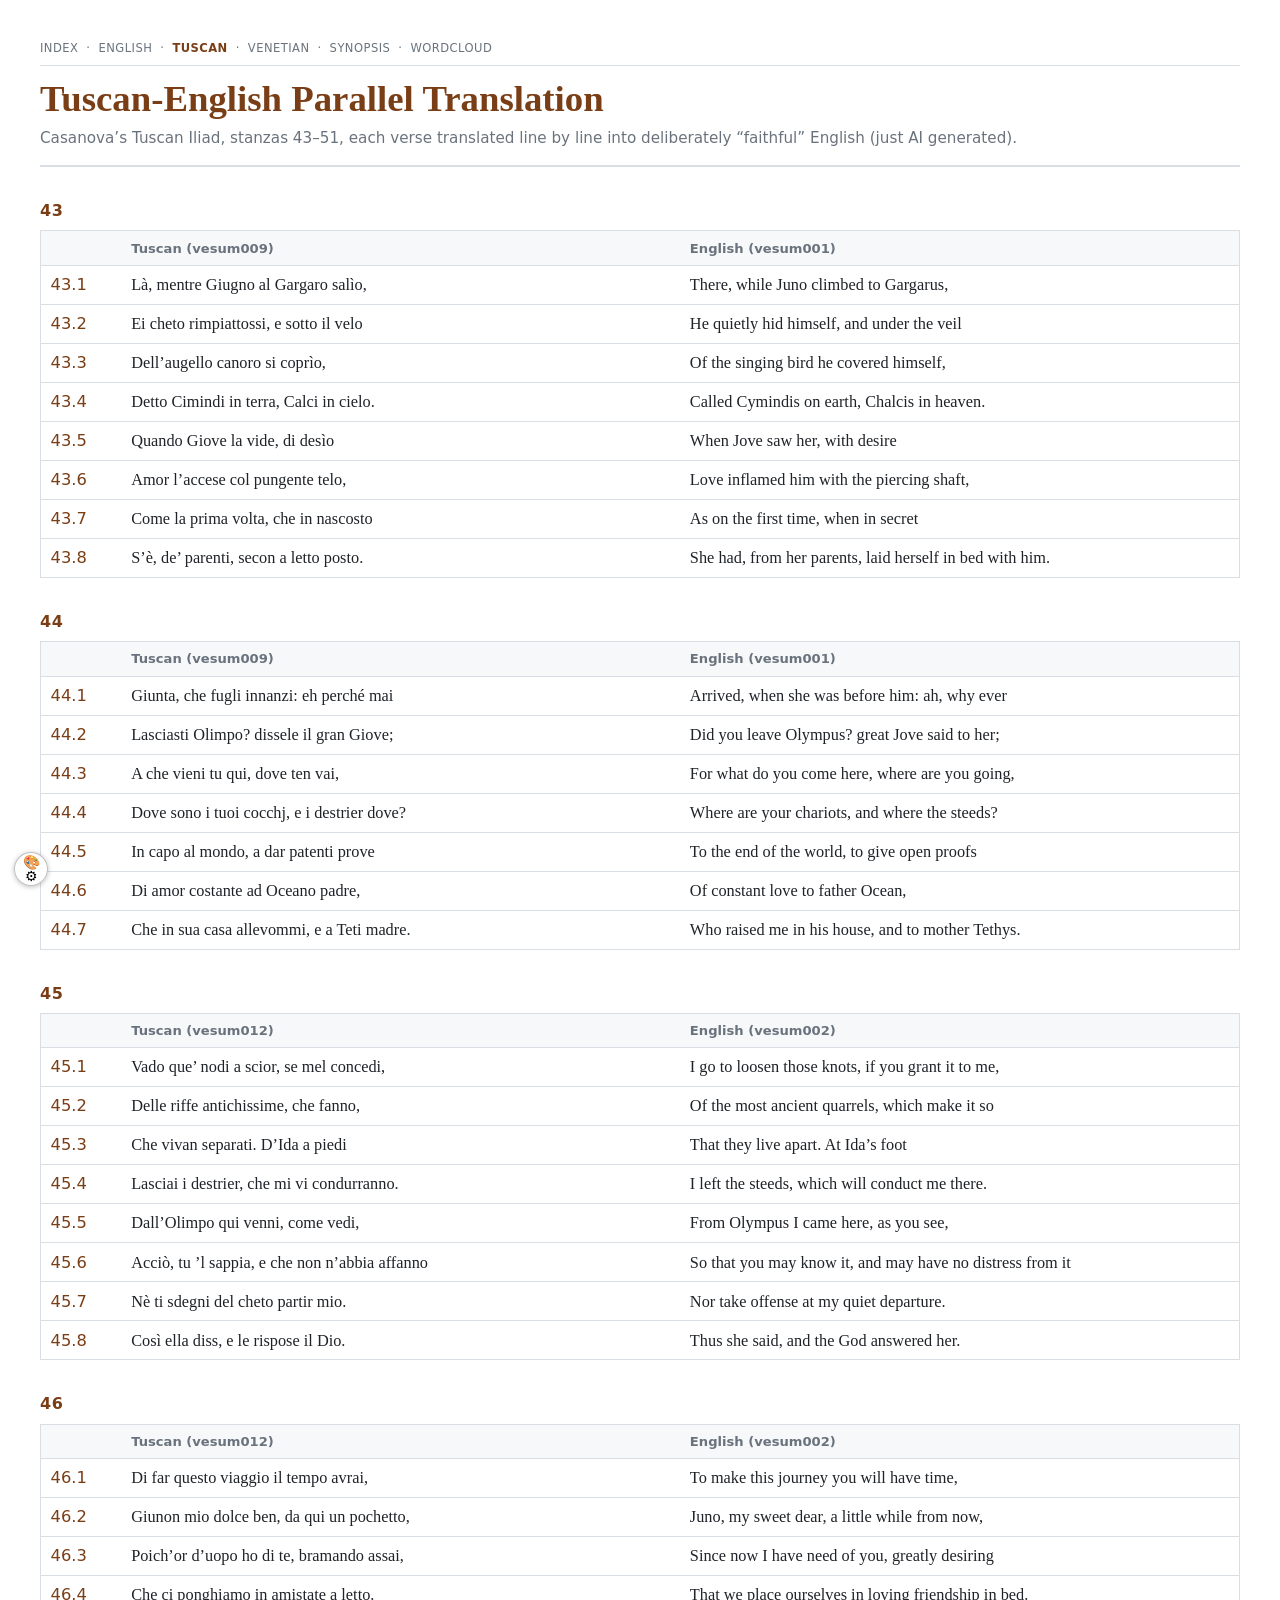
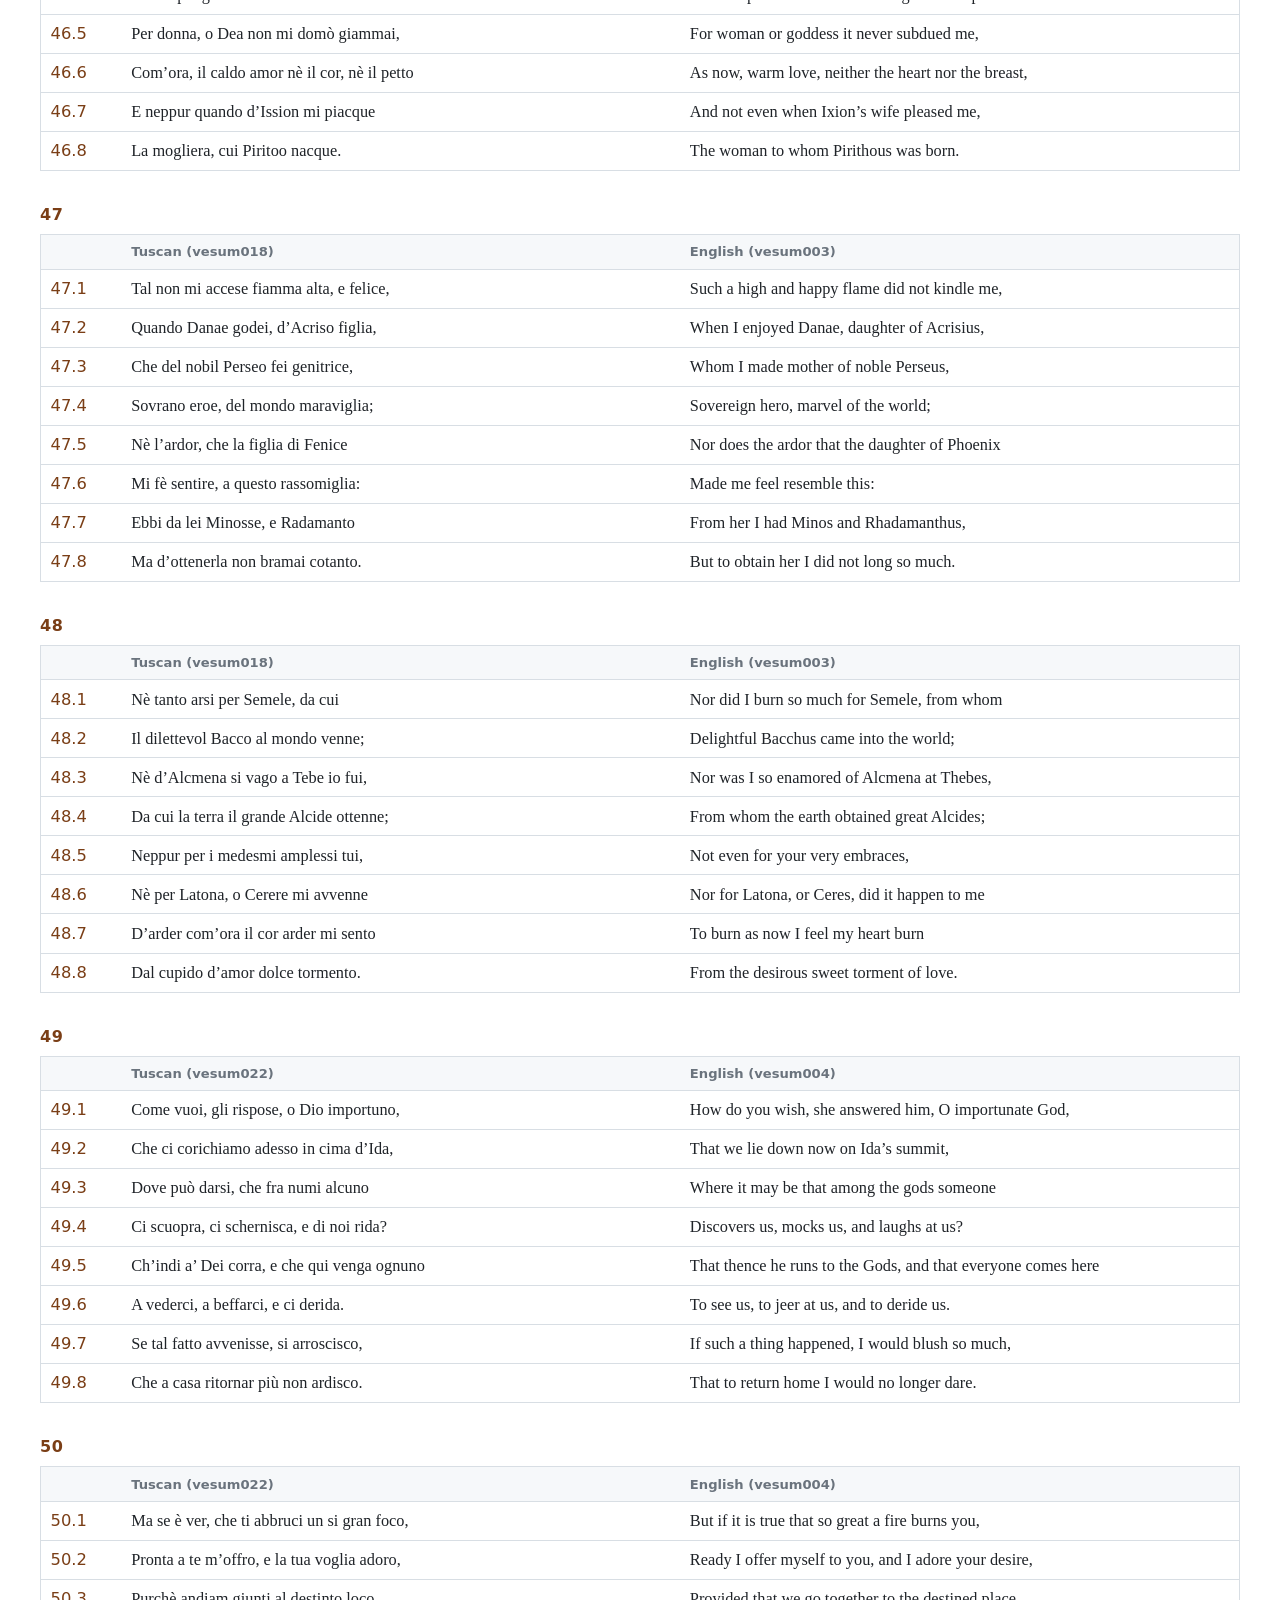
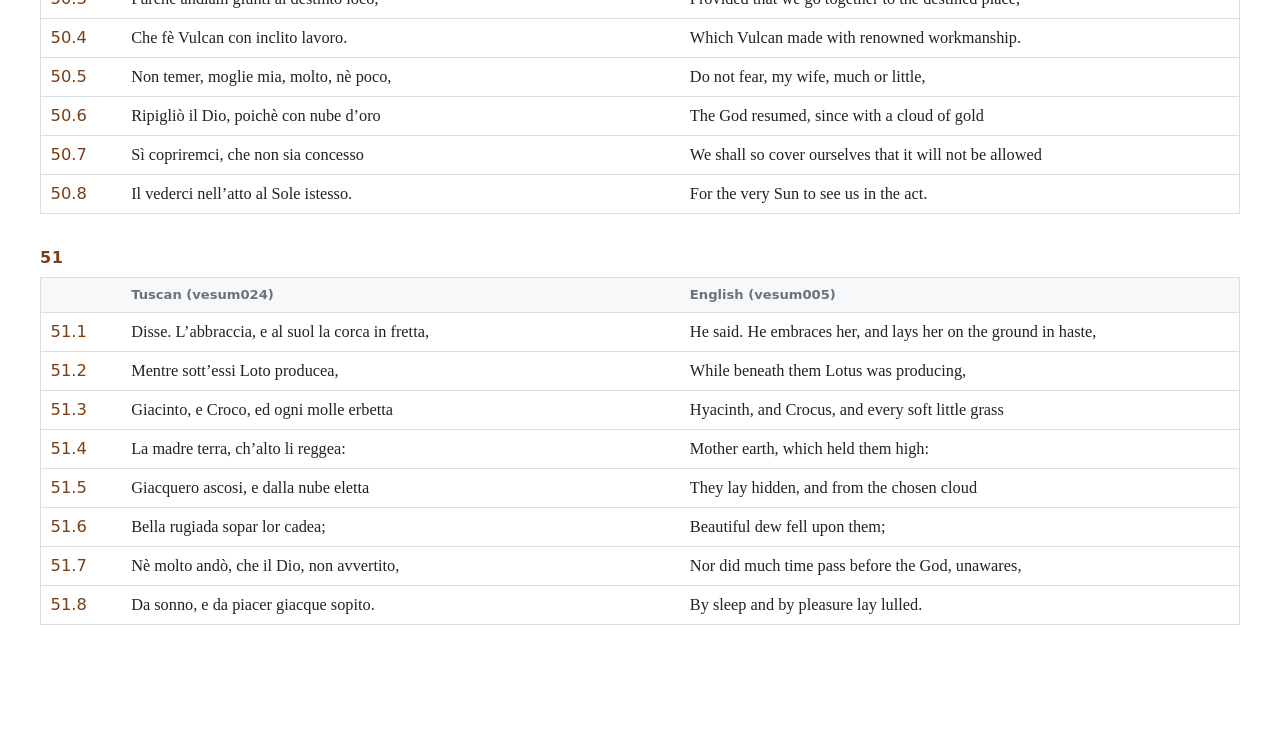
<file: docs/tuscan-english-parallel.html>
<!DOCTYPE html>
<html lang="en">
<head>
  <meta charset="utf-8" />
  <meta name="viewport" content="width=device-width, initial-scale=1" />
  <title>Tuscan-English Parallel Translation, Stanzas 43–51</title>
  <style>
    :root {
      --ink: #1f2328;
      --muted: #6a737d;
      --line: #d8dee4;
      --soft: #f6f8fa;
      --accent: #7a3e16;
      --bg: #ffffff;
    }
    html { background: var(--bg); }
    body {
      margin: 2rem auto;
      max-width: 1200px;
      padding: 0 1rem 3rem;
      color: var(--ink);
      font-family: Georgia, "Times New Roman", serif;
      line-height: 1.45;
    }
    header {
      border-bottom: 2px solid var(--line);
      margin-bottom: 1.5rem;
      padding-bottom: 1rem;
    }
    h1 {
      font-size: clamp(1.6rem, 3vw, 2.3rem);
      line-height: 1.15;
      margin: 0 0 .4rem;
      color: var(--accent);
    }
    .subtitle {
      margin: 0;
      color: var(--muted);
      font-family: system-ui, -apple-system, BlinkMacSystemFont, "Segoe UI", sans-serif;
      font-size: .95rem;
    }
    section.stanza {
      margin: 2rem 0;
      break-inside: avoid;
    }
    h2 {
      font-family: system-ui, -apple-system, BlinkMacSystemFont, "Segoe UI", sans-serif;
      font-size: 1rem;
      letter-spacing: .04em;
      text-transform: uppercase;
      color: var(--accent);
      margin: 0 0 .5rem;
    }
    table.parallel {
      width: 100%;
      border-collapse: collapse;
      table-layout: fixed;
      border: 1px solid var(--line);
      background: #fff;
    }
    table.parallel th {
      font-family: system-ui, -apple-system, BlinkMacSystemFont, "Segoe UI", sans-serif;
      font-size: .82rem;
      text-align: left;
      color: var(--muted);
      background: var(--soft);
      border-bottom: 1px solid var(--line);
      padding: .45rem .6rem;
    }
    table.parallel td {
      vertical-align: top;
      border-bottom: 1px solid var(--line);
      padding: .45rem .6rem;
      font-size: 1.02rem;
    }
    table.parallel tr:last-child td { border-bottom: none; }
    td.n {
      width: 4.2rem;
      color: var(--accent);
      font-family: system-ui, -apple-system, BlinkMacSystemFont, "Segoe UI", sans-serif;
      font-size: .82rem;
      white-space: nowrap;
    }
    td.src, th.src { width: 45%; }
    td.eng, th.eng { width: 45%; }
    @media (max-width: 760px) {
      body { margin-top: 1rem; }
      table.parallel, table.parallel tbody, table.parallel tr, table.parallel td, table.parallel th {
        display: block;
        width: auto !important;
      }
      table.parallel thead { display: none; }
      table.parallel tr {
        border-bottom: 1px solid var(--line);
        padding: .45rem .6rem;
      }
      table.parallel td {
        border: 0;
        padding: .15rem 0;
      }
      td.n::before { content: "Line "; }
      td.src::before, td.eng::before {
        display: block;
        font-family: system-ui, -apple-system, BlinkMacSystemFont, "Segoe UI", sans-serif;
        font-size: .75rem;
        color: var(--muted);
        text-transform: uppercase;
        letter-spacing: .04em;
        margin-top: .35rem;
      }
      td.src::before { content: "Tuscan"; }
      td.eng::before { content: "English"; }
    }
    @media print {
      body { max-width: none; margin: 1cm; }
      section.stanza { page-break-inside: avoid; }
      h1 { color: #000; }
      h2 { color: #000; }
    }
    .sitenav{font-family:system-ui,-apple-system,BlinkMacSystemFont,"Segoe UI",sans-serif;font-size:.72rem;letter-spacing:.04em;text-transform:uppercase;color:var(--muted);padding:.5rem 0;margin-bottom:.8rem;border-bottom:1px solid var(--line);display:flex;gap:.5rem;align-items:center;}
    .sitenav a{color:var(--muted);text-decoration:none;}
    .sitenav a:hover{color:var(--accent);text-decoration:underline;}
    .sitenav a[aria-current="page"]{color:var(--accent);font-weight:600;pointer-events:none;}
  </style>
  <script src="js/hypothesis_color.js"></script>
  <script src="https://hypothes.is/embed.js" async="async"></script>
</head>
<body>
<nav class="sitenav" aria-label="Iliad translations">
  <a href="index.html">index</a>
  <span aria-hidden="true">·</span>
  <a href="iliad-eng.html">english</a>
  <span aria-hidden="true">·</span>
  <a href="tuscan-english-parallel.html" aria-current="page">tuscan</a>
  <span aria-hidden="true">·</span>
  <a href="venetian-english-parallel.html">venetian</a>
  <span aria-hidden="true">·</span>
  <a href="iliad-synopsis.html">synopsis</a>
  <span aria-hidden="true">·</span>
  <a href="iliad-amatory-wordcloud.html">wordcloud</a>
</nav>
<header>
  <h1>Tuscan-English Parallel Translation</h1>
  <p class="subtitle">Casanova’s Tuscan Iliad, stanzas 43–51, each verse translated line by line into deliberately “faithful” English (just AI generated).</p>
</header>

<section class="stanza" id="stanza-43">
<h2>43</h2>
<table class="parallel">
<thead><tr><th></th><th class="src">Tuscan (vesum009)</th><th class="eng">English (vesum001)</th></tr></thead>
<tbody>
<tr><td class="n">43.1</td><td class="src">Là, mentre Giugno al Gargaro salìo,</td><td class="eng">There, while Juno climbed to Gargarus,</td></tr>
<tr><td class="n">43.2</td><td class="src">Ei cheto rimpiattossi, e sotto il velo</td><td class="eng">He quietly hid himself, and under the veil</td></tr>
<tr><td class="n">43.3</td><td class="src">Dell’augello canoro si coprìo,</td><td class="eng">Of the singing bird he covered himself,</td></tr>
<tr><td class="n">43.4</td><td class="src">Detto Cimindi in terra, Calci in cielo.</td><td class="eng">Called Cymindis on earth, Chalcis in heaven.</td></tr>
<tr><td class="n">43.5</td><td class="src">Quando Giove la vide, di desìo</td><td class="eng">When Jove saw her, with desire</td></tr>
<tr><td class="n">43.6</td><td class="src">Amor l’accese col pungente telo,</td><td class="eng">Love inflamed him with the piercing shaft,</td></tr>
<tr><td class="n">43.7</td><td class="src">Come la prima volta, che in nascosto</td><td class="eng">As on the first time, when in secret</td></tr>
<tr><td class="n">43.8</td><td class="src">S’è, de’ parenti, secon a letto posto.</td><td class="eng">She had, from her parents, laid herself in bed with him.</td></tr>
</tbody>
</table>
</section>

<section class="stanza" id="stanza-44">
<h2>44</h2>
<table class="parallel">
<thead><tr><th></th><th class="src">Tuscan  (vesum009)</th><th class="eng">English (vesum001)</th></tr></thead>
<tbody>
<tr><td class="n">44.1</td><td class="src">Giunta, che fugli innanzi: eh perché mai</td><td class="eng">Arrived, when she was before him: ah, why ever</td></tr>
<tr><td class="n">44.2</td><td class="src">Lasciasti Olimpo? dissele il gran Giove;</td><td class="eng">Did you leave Olympus? great Jove said to her;</td></tr>
<tr><td class="n">44.3</td><td class="src">A che vieni tu qui, dove ten vai,</td><td class="eng">For what do you come here, where are you going,</td></tr>
<tr><td class="n">44.4</td><td class="src">Dove sono i tuoi cocchj, e i destrier dove?</td><td class="eng">Where are your chariots, and where the steeds?</td></tr>
<tr><td class="n">44.5</td><td class="src">In capo al mondo, a dar patenti prove</td><td class="eng">To the end of the world, to give open proofs</td></tr>
<tr><td class="n">44.6</td><td class="src">Di amor costante ad Oceano padre,</td><td class="eng">Of constant love to father Ocean,</td></tr>
<tr><td class="n">44.7</td><td class="src">Che in sua casa allevommi, e a Teti madre.</td><td class="eng">Who raised me in his house, and to mother Tethys.</td></tr>
</tbody>
</table>
</section>

<section class="stanza" id="stanza-45">
<h2>45</h2>
<table class="parallel">
<thead><tr><th></th><th class="src">Tuscan (vesum012)</th><th class="eng">English (vesum002)</th></tr></thead>
<tbody>
<tr><td class="n">45.1</td><td class="src">Vado que’ nodi a scior, se mel concedi,</td><td class="eng">I go to loosen those knots, if you grant it to me,</td></tr>
<tr><td class="n">45.2</td><td class="src">Delle riffe antichissime, che fanno,</td><td class="eng">Of the most ancient quarrels, which make it so</td></tr>
<tr><td class="n">45.3</td><td class="src">Che vivan separati. D’Ida a piedi</td><td class="eng">That they live apart. At Ida’s foot</td></tr>
<tr><td class="n">45.4</td><td class="src">Lasciai i destrier, che mi vi condurranno.</td><td class="eng">I left the steeds, which will conduct me there.</td></tr>
<tr><td class="n">45.5</td><td class="src">Dall’Olimpo qui venni, come vedi,</td><td class="eng">From Olympus I came here, as you see,</td></tr>
<tr><td class="n">45.6</td><td class="src">Acciò, tu ’l sappia, e che non n’abbia affanno</td><td class="eng">So that you may know it, and may have no distress from it</td></tr>
<tr><td class="n">45.7</td><td class="src">Nè ti sdegni del cheto partir mio.</td><td class="eng">Nor take offense at my quiet departure.</td></tr>
<tr><td class="n">45.8</td><td class="src">Così ella diss, e le rispose il Dio.</td><td class="eng">Thus she said, and the God answered her.</td></tr>
</tbody>
</table>
</section>

<section class="stanza" id="stanza-46">
<h2>46</h2>
<table class="parallel">
<thead><tr><th></th><th class="src">Tuscan (vesum012)</th><th class="eng">English (vesum002)</th></tr></thead>
<tbody>
<tr><td class="n">46.1</td><td class="src">Di far questo viaggio il tempo avrai,</td><td class="eng">To make this journey you will have time,</td></tr>
<tr><td class="n">46.2</td><td class="src">Giunon mio dolce ben, da qui un pochetto,</td><td class="eng">Juno, my sweet dear, a little while from now,</td></tr>
<tr><td class="n">46.3</td><td class="src">Poich’or d’uopo ho di te, bramando assai,</td><td class="eng">Since now I have need of you, greatly desiring</td></tr>
<tr><td class="n">46.4</td><td class="src">Che ci ponghiamo in amistate a letto.</td><td class="eng">That we place ourselves in loving friendship in bed.</td></tr>
<tr><td class="n">46.5</td><td class="src">Per donna, o Dea non mi domò giammai,</td><td class="eng">For woman or goddess it never subdued me,</td></tr>
<tr><td class="n">46.6</td><td class="src">Com’ora, il caldo amor nè il cor, nè il petto</td><td class="eng">As now, warm love, neither the heart nor the breast,</td></tr>
<tr><td class="n">46.7</td><td class="src">E neppur quando d’Ission mi piacque</td><td class="eng">And not even when Ixion’s wife pleased me,</td></tr>
<tr><td class="n">46.8</td><td class="src">La mogliera, cui Piritoo nacque.</td><td class="eng">The woman to whom Pirithous was born.</td></tr>
</tbody>
</table>
</section>

<section class="stanza" id="stanza-47">
<h2>47</h2>
<table class="parallel">
<thead><tr><th></th><th class="src">Tuscan (vesum018)</th><th class="eng">English (vesum003)</th></tr></thead>
<tbody>
<tr><td class="n">47.1</td><td class="src">Tal non mi accese fiamma alta, e felice,</td><td class="eng">Such a high and happy flame did not kindle me,</td></tr>
<tr><td class="n">47.2</td><td class="src">Quando Danae godei, d’Acriso figlia,</td><td class="eng">When I enjoyed Danae, daughter of Acrisius,</td></tr>
<tr><td class="n">47.3</td><td class="src">Che del nobil Perseo fei genitrice,</td><td class="eng">Whom I made mother of noble Perseus,</td></tr>
<tr><td class="n">47.4</td><td class="src">Sovrano eroe, del mondo maraviglia;</td><td class="eng">Sovereign hero, marvel of the world;</td></tr>
<tr><td class="n">47.5</td><td class="src">Nè l’ardor, che la figlia di Fenice</td><td class="eng">Nor does the ardor that the daughter of Phoenix</td></tr>
<tr><td class="n">47.6</td><td class="src">Mi fè sentire, a questo rassomiglia:</td><td class="eng">Made me feel resemble this:</td></tr>
<tr><td class="n">47.7</td><td class="src">Ebbi da lei Minosse, e Radamanto</td><td class="eng">From her I had Minos and Rhadamanthus,</td></tr>
<tr><td class="n">47.8</td><td class="src">Ma d’ottenerla non bramai cotanto.</td><td class="eng">But to obtain her I did not long so much.</td></tr>
</tbody>
</table>
</section>

<section class="stanza" id="stanza-48">
<h2>48</h2>
<table class="parallel">
<thead><tr><th></th><th class="src">Tuscan (vesum018)</th><th class="eng">English (vesum003)</th></tr></thead>
<tbody>
<tr><td class="n">48.1</td><td class="src">Nè tanto arsi per Semele, da cui</td><td class="eng">Nor did I burn so much for Semele, from whom</td></tr>
<tr><td class="n">48.2</td><td class="src">Il dilettevol Bacco al mondo venne;</td><td class="eng">Delightful Bacchus came into the world;</td></tr>
<tr><td class="n">48.3</td><td class="src">Nè d’Alcmena si vago a Tebe io fui,</td><td class="eng">Nor was I so enamored of Alcmena at Thebes,</td></tr>
<tr><td class="n">48.4</td><td class="src">Da cui la terra il grande Alcide ottenne;</td><td class="eng">From whom the earth obtained great Alcides;</td></tr>
<tr><td class="n">48.5</td><td class="src">Neppur per i medesmi amplessi tui,</td><td class="eng">Not even for your very embraces,</td></tr>
<tr><td class="n">48.6</td><td class="src">Nè per Latona, o Cerere mi avvenne</td><td class="eng">Nor for Latona, or Ceres, did it happen to me</td></tr>
<tr><td class="n">48.7</td><td class="src">D’arder com’ora il cor arder mi sento</td><td class="eng">To burn as now I feel my heart burn</td></tr>
<tr><td class="n">48.8</td><td class="src">Dal cupido d’amor dolce tormento.</td><td class="eng">From the desirous sweet torment of love.</td></tr>
</tbody>
</table>
</section>

<section class="stanza" id="stanza-49">
<h2>49</h2>
<table class="parallel">
<thead><tr><th></th><th class="src">Tuscan (vesum022)</th><th class="eng">English (vesum004)</th></tr></thead>
<tbody>
<tr><td class="n">49.1</td><td class="src">Come vuoi, gli rispose, o Dio importuno,</td><td class="eng">How do you wish, she answered him, O importunate God,</td></tr>
<tr><td class="n">49.2</td><td class="src">Che ci corichiamo adesso in cima d’Ida,</td><td class="eng">That we lie down now on Ida’s summit,</td></tr>
<tr><td class="n">49.3</td><td class="src">Dove può darsi, che fra numi alcuno</td><td class="eng">Where it may be that among the gods someone</td></tr>
<tr><td class="n">49.4</td><td class="src">Ci scuopra, ci schernisca, e di noi rida?</td><td class="eng">Discovers us, mocks us, and laughs at us?</td></tr>
<tr><td class="n">49.5</td><td class="src">Ch’indi a’ Dei corra, e che qui venga ognuno</td><td class="eng">That thence he runs to the Gods, and that everyone comes here</td></tr>
<tr><td class="n">49.6</td><td class="src">A vederci, a beffarci, e ci derida.</td><td class="eng">To see us, to jeer at us, and to deride us.</td></tr>
<tr><td class="n">49.7</td><td class="src">Se tal fatto avvenisse, si arroscisco,</td><td class="eng">If such a thing happened, I would blush so much,</td></tr>
<tr><td class="n">49.8</td><td class="src">Che a casa ritornar più non ardisco.</td><td class="eng">That to return home I would no longer dare.</td></tr>
</tbody>
</table>
</section>

<section class="stanza" id="stanza-50">
<h2>50</h2>
<table class="parallel">
<thead><tr><th></th><th class="src">Tuscan (vesum022)</th><th class="eng">English (vesum004)</th></tr></thead>
<tbody>
<tr><td class="n">50.1</td><td class="src">Ma se è ver, che ti abbruci un si gran foco,</td><td class="eng">But if it is true that so great a fire burns you,</td></tr>
<tr><td class="n">50.2</td><td class="src">Pronta a te m’offro, e la tua voglia adoro,</td><td class="eng">Ready I offer myself to you, and I adore your desire,</td></tr>
<tr><td class="n">50.3</td><td class="src">Purchè andiam giunti al destinto loco,</td><td class="eng">Provided that we go together to the destined place,</td></tr>
<tr><td class="n">50.4</td><td class="src">Che fè Vulcan con inclito lavoro.</td><td class="eng">Which Vulcan made with renowned workmanship.</td></tr>
<tr><td class="n">50.5</td><td class="src">Non temer, moglie mia, molto, nè poco,</td><td class="eng">Do not fear, my wife, much or little,</td></tr>
<tr><td class="n">50.6</td><td class="src">Ripigliò il Dio, poichè con nube d’oro</td><td class="eng">The God resumed, since with a cloud of gold</td></tr>
<tr><td class="n">50.7</td><td class="src">Sì copriremci, che non sia concesso</td><td class="eng">We shall so cover ourselves that it will not be allowed</td></tr>
<tr><td class="n">50.8</td><td class="src">Il vederci nell’atto al Sole istesso.</td><td class="eng">For the very Sun to see us in the act.</td></tr>
</tbody>
</table>
</section>

<section class="stanza" id="stanza-51">
<h2>51</h2>
<table class="parallel">
<thead><tr><th></th><th class="src">Tuscan (vesum024)</th><th class="eng">English (vesum005)</th></tr></thead>
<tbody>
<tr><td class="n">51.1</td><td class="src">Disse. L’abbraccia, e al suol la corca in fretta,</td><td class="eng">He said. He embraces her, and lays her on the ground in haste,</td></tr>
<tr><td class="n">51.2</td><td class="src">Mentre sott’essi Loto producea,</td><td class="eng">While beneath them Lotus was producing,</td></tr>
<tr><td class="n">51.3</td><td class="src">Giacinto, e Croco, ed ogni molle erbetta</td><td class="eng">Hyacinth, and Crocus, and every soft little grass</td></tr>
<tr><td class="n">51.4</td><td class="src">La madre terra, ch’alto li reggea:</td><td class="eng">Mother earth, which held them high:</td></tr>
<tr><td class="n">51.5</td><td class="src">Giacquero ascosi, e dalla nube eletta</td><td class="eng">They lay hidden, and from the chosen cloud</td></tr>
<tr><td class="n">51.6</td><td class="src">Bella rugiada sopar lor cadea;</td><td class="eng">Beautiful dew fell upon them;</td></tr>
<tr><td class="n">51.7</td><td class="src">Nè molto andò, che il Dio, non avvertito,</td><td class="eng">Nor did much time pass before the God, unawares,</td></tr>
<tr><td class="n">51.8</td><td class="src">Da sonno, e da piacer giacque sopito.</td><td class="eng">By sleep and by pleasure lay lulled.</td></tr>
</tbody>
</table>
</section>
</body>
</html>
</file>
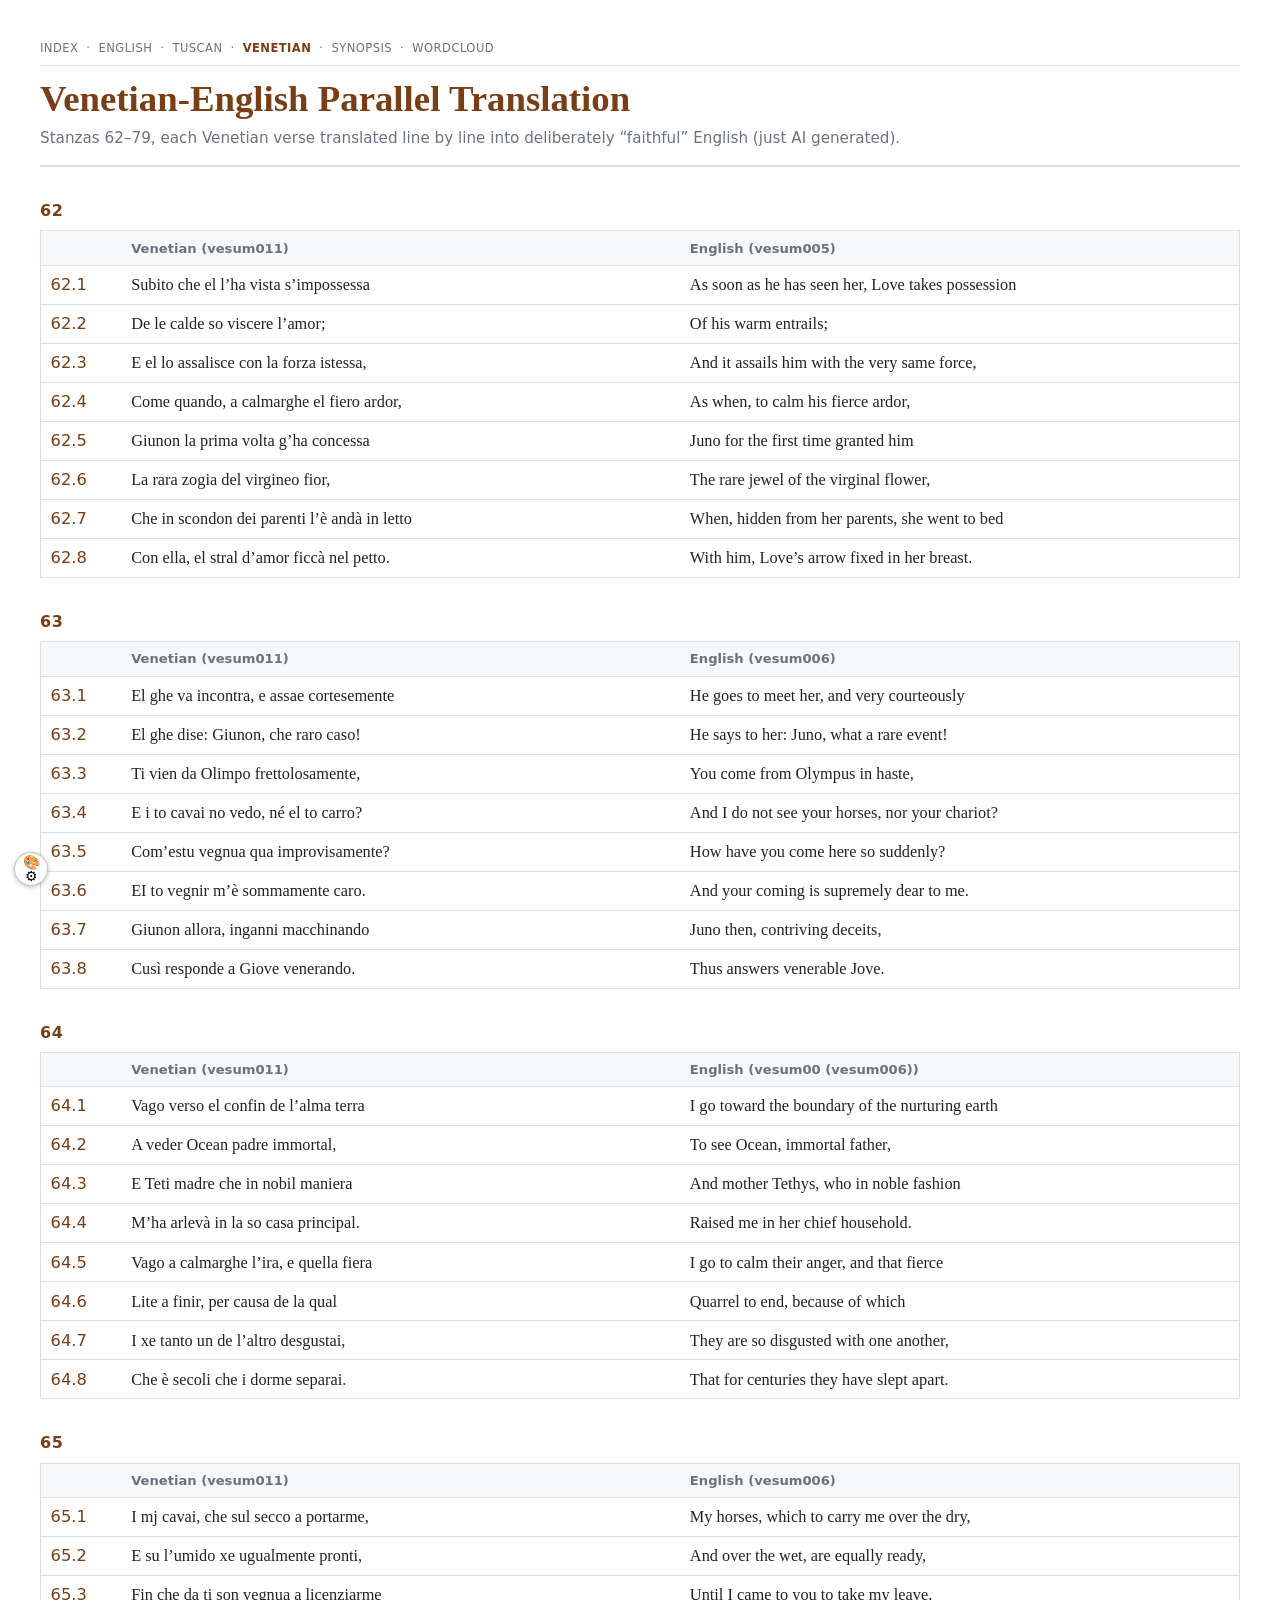
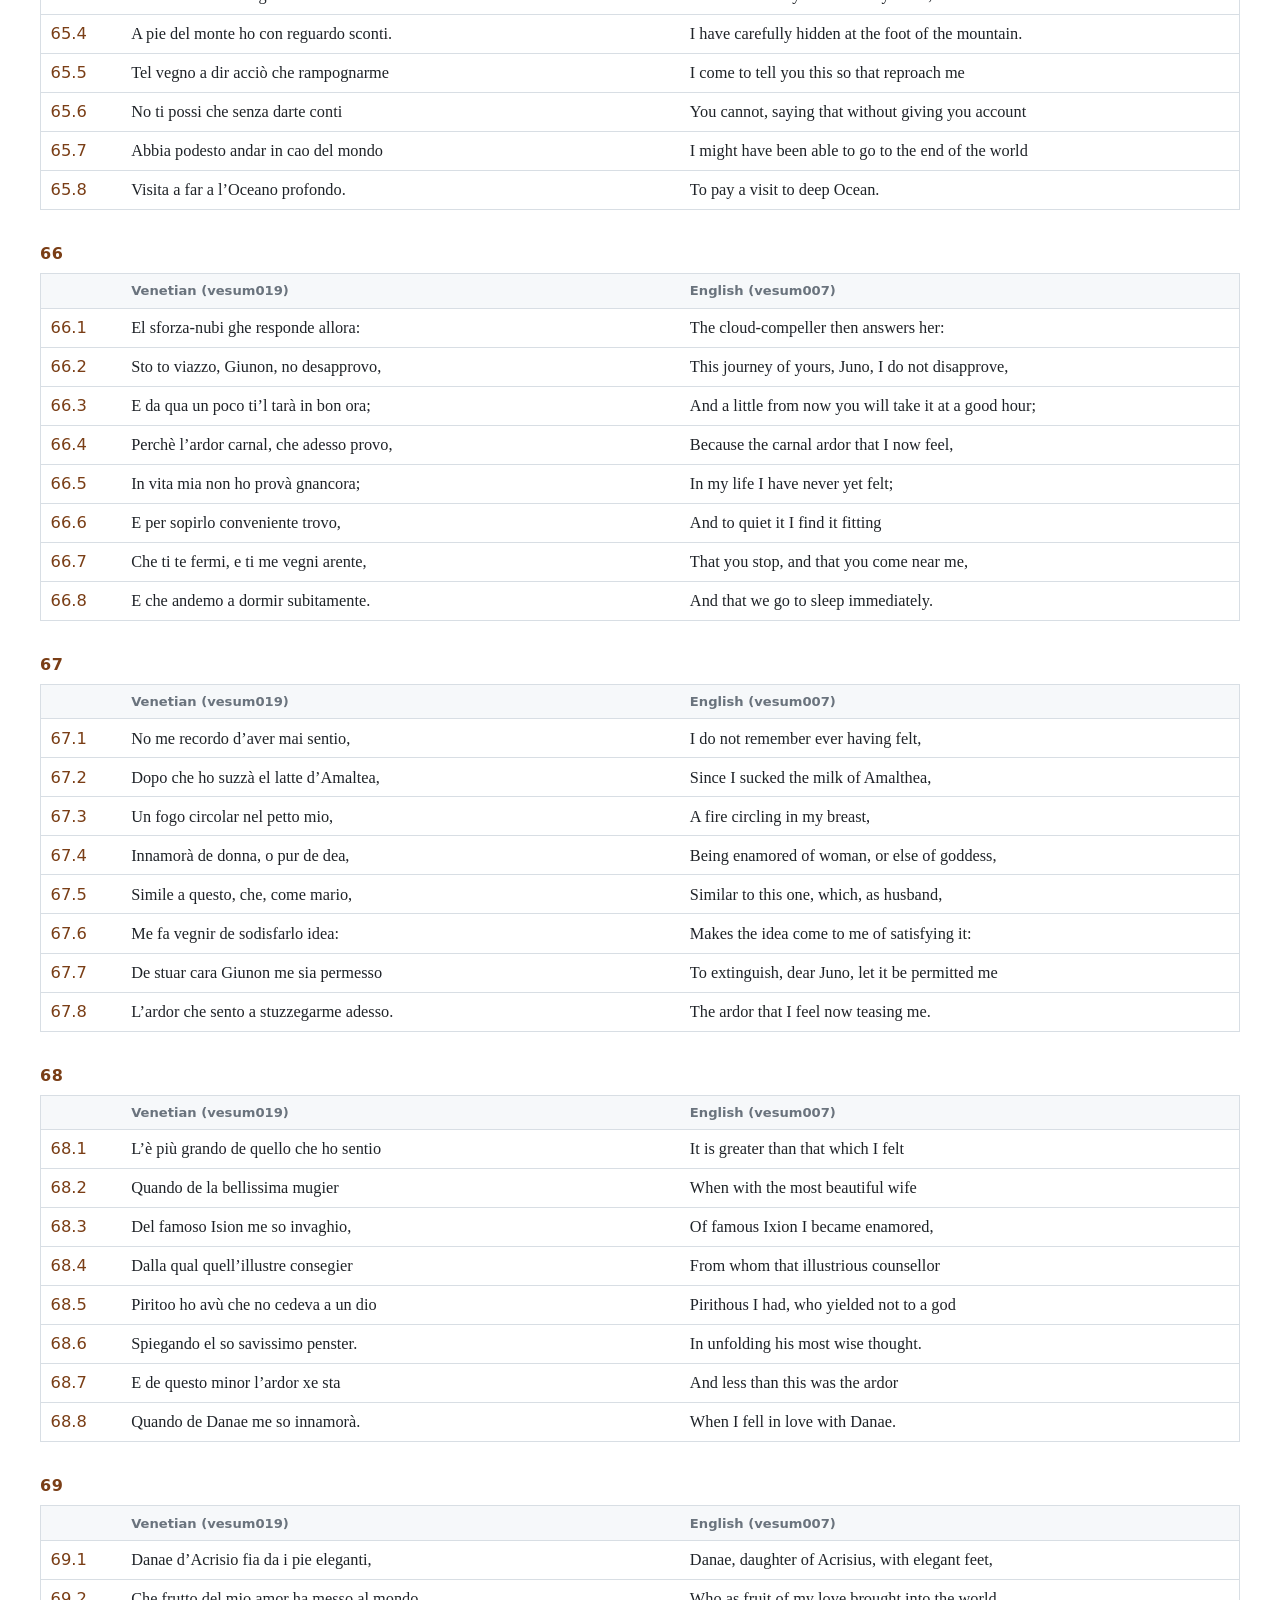
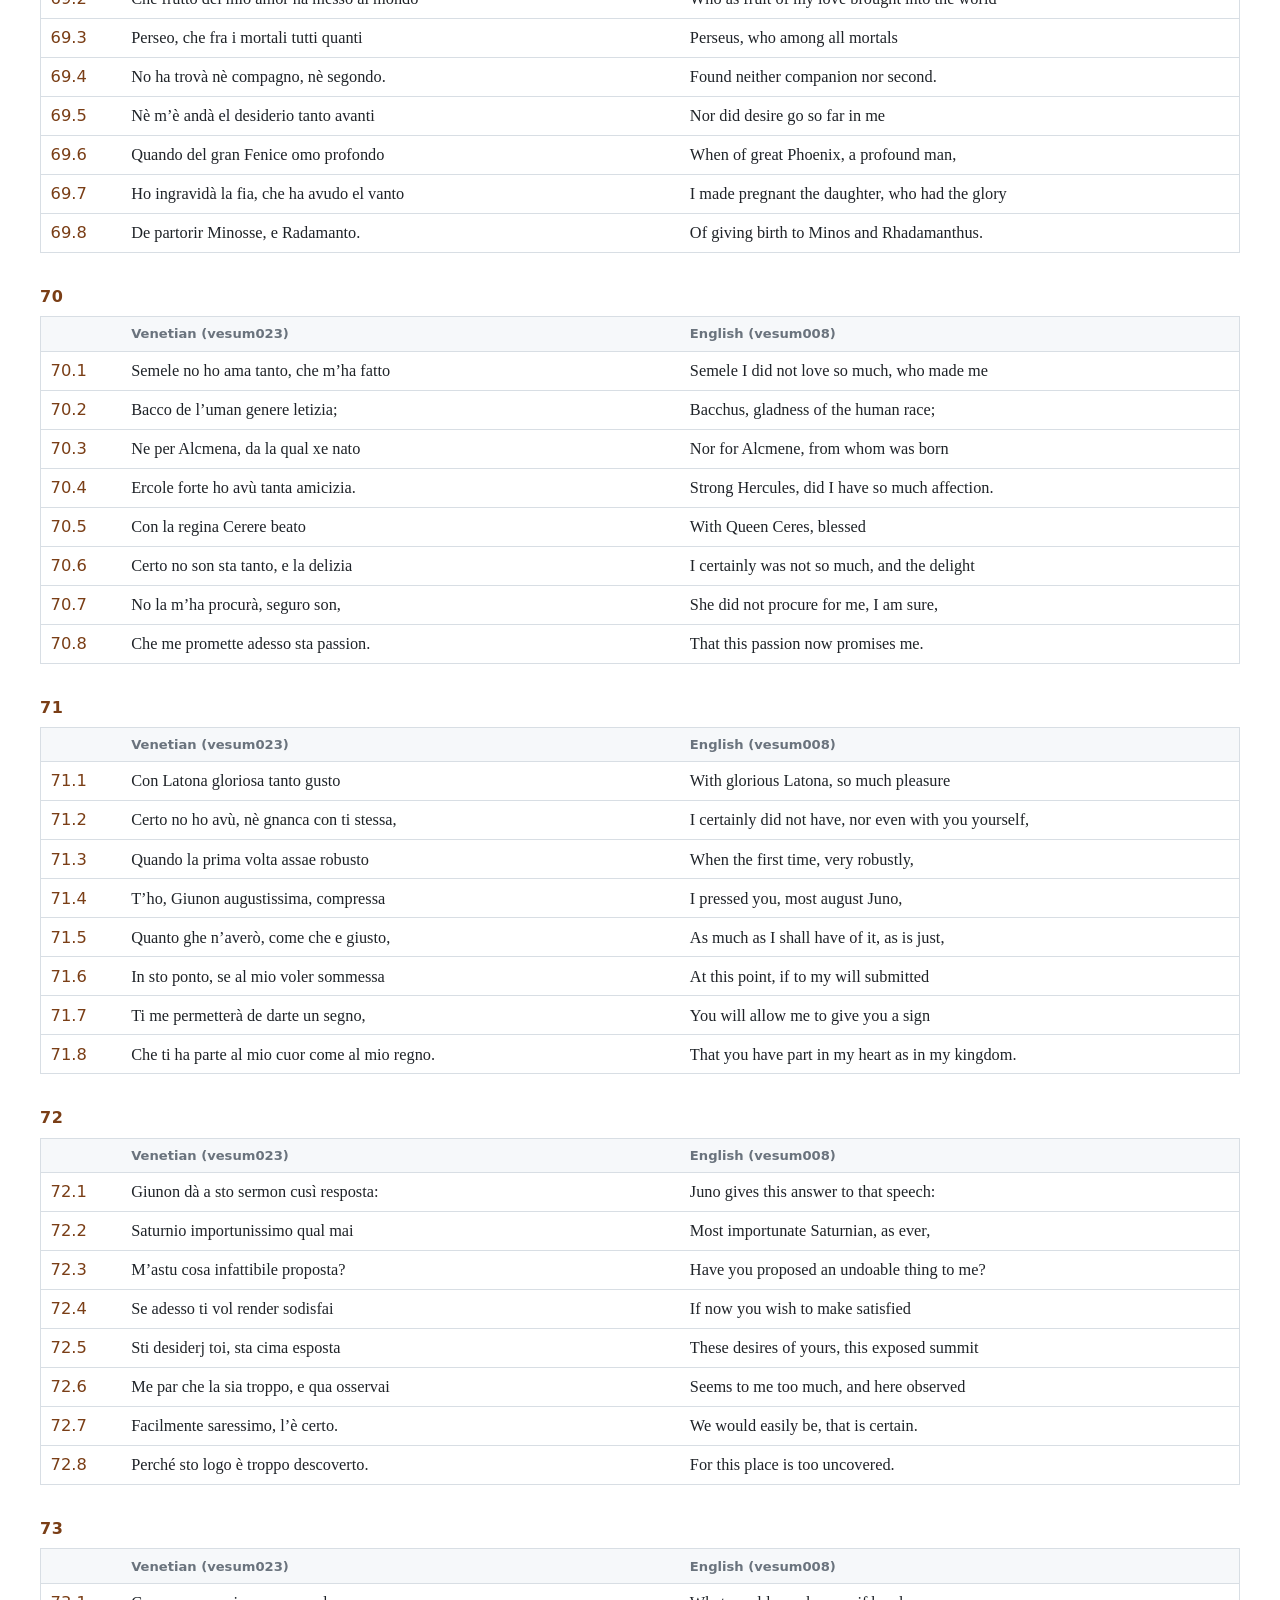
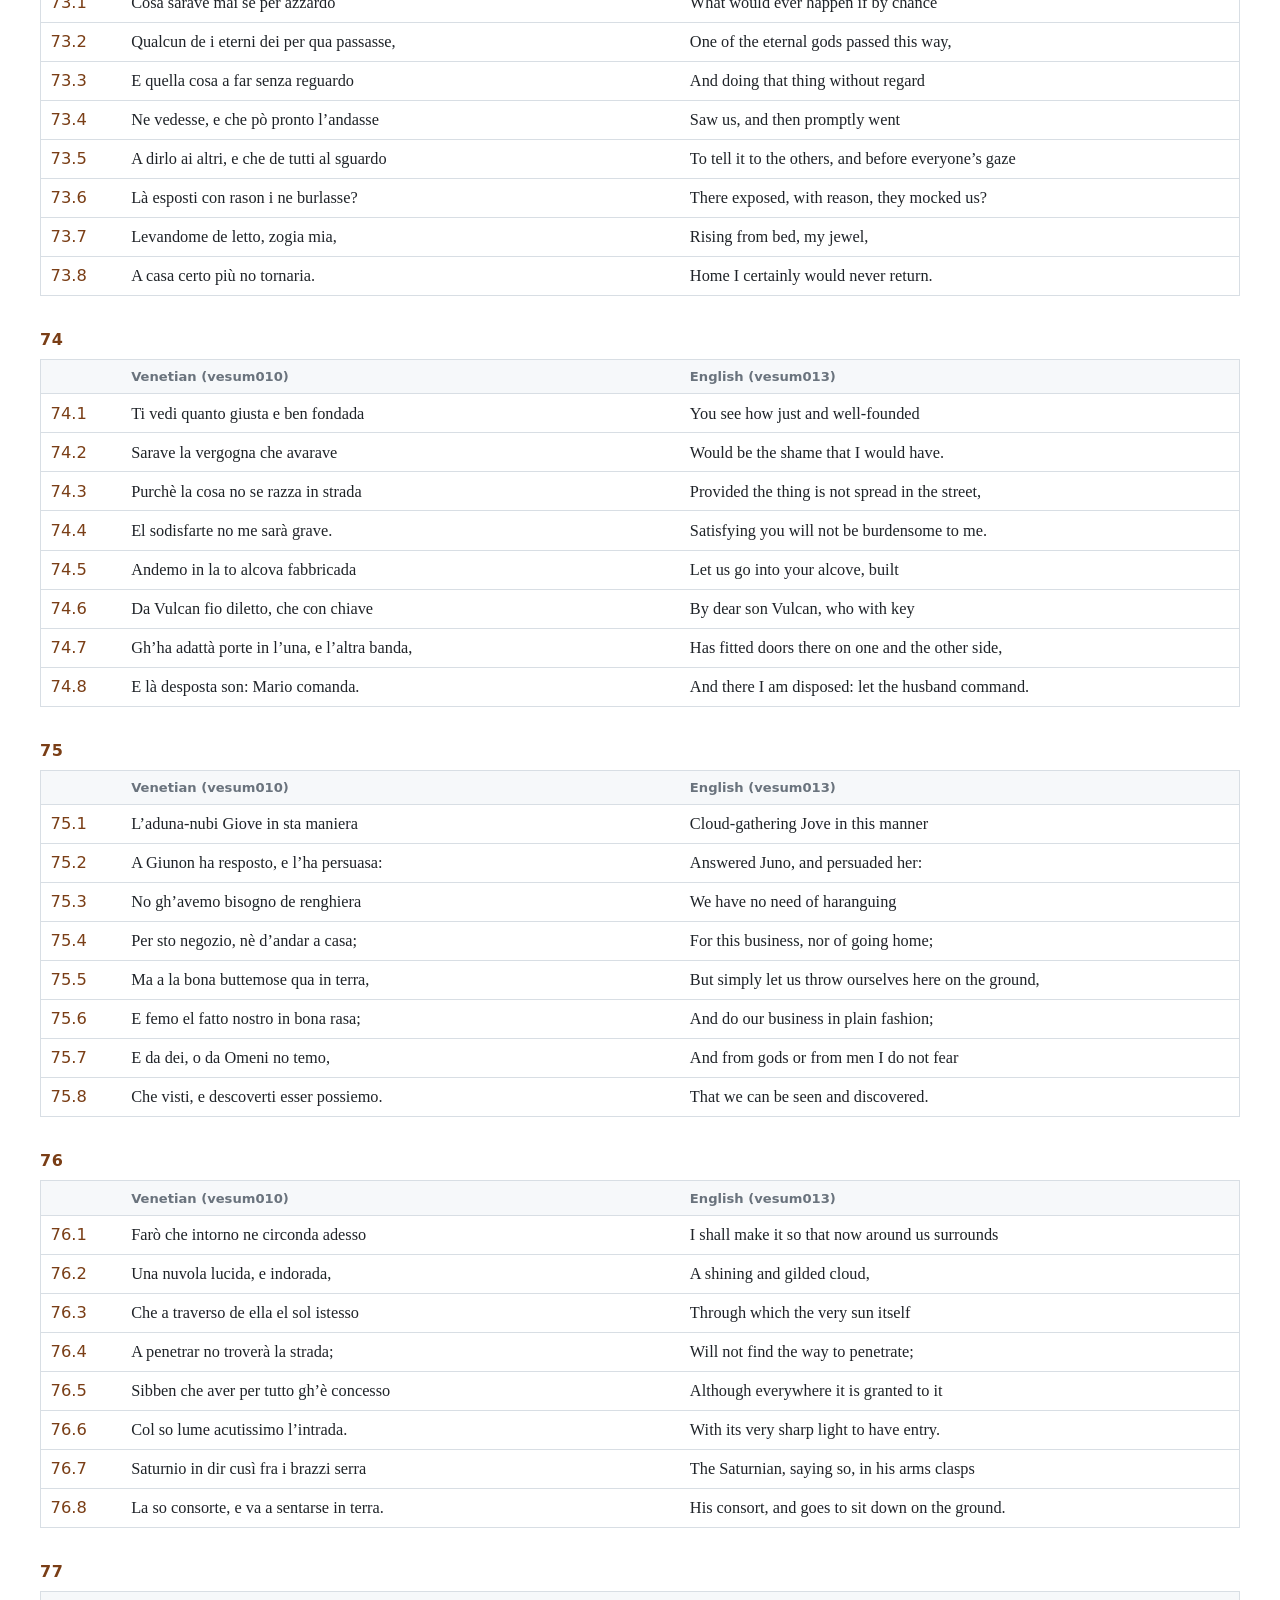
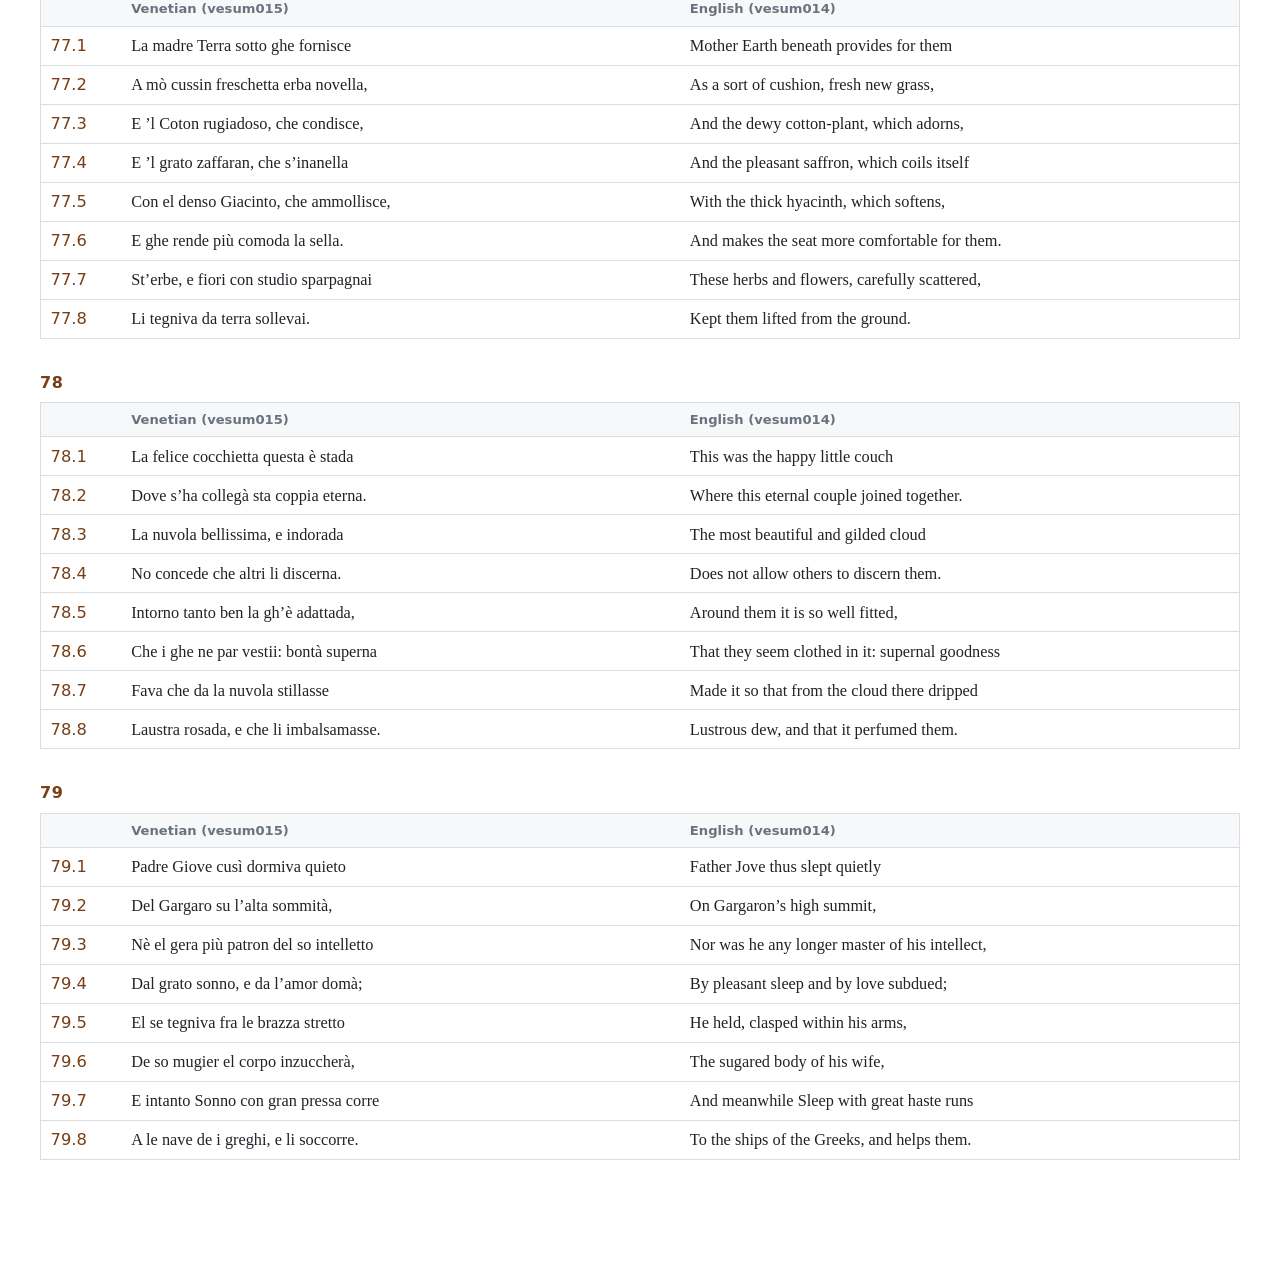
<file: docs/venetian-english-parallel.html>
<!DOCTYPE html>
<html lang="en">
<head>
  <meta charset="utf-8" />
  <meta name="viewport" content="width=device-width, initial-scale=1" />
  <title>Venetian-English Parallel Translation, Stanzas 62–79</title>
  <style>
    :root {
      --ink: #1f2328;
      --muted: #6a737d;
      --line: #d8dee4;
      --soft: #f6f8fa;
      --accent: #7a3e16;
      --bg: #ffffff;
    }
    html { background: var(--bg); }
    body {
      margin: 2rem auto;
      max-width: 1200px;
      padding: 0 1rem 3rem;
      color: var(--ink);
      font-family: Georgia, "Times New Roman", serif;
      line-height: 1.45;
    }
    header {
      border-bottom: 2px solid var(--line);
      margin-bottom: 1.5rem;
      padding-bottom: 1rem;
    }
    h1 {
      font-size: clamp(1.6rem, 3vw, 2.3rem);
      line-height: 1.15;
      margin: 0 0 .4rem;
      color: var(--accent);
    }
    .subtitle {
      margin: 0;
      color: var(--muted);
      font-family: system-ui, -apple-system, BlinkMacSystemFont, "Segoe UI", sans-serif;
      font-size: .95rem;
    }
    section.stanza {
      margin: 2rem 0;
      break-inside: avoid;
    }
    h2 {
      font-family: system-ui, -apple-system, BlinkMacSystemFont, "Segoe UI", sans-serif;
      font-size: 1rem;
      letter-spacing: .04em;
      text-transform: uppercase;
      color: var(--accent);
      margin: 0 0 .5rem;
    }
    table.parallel {
      width: 100%;
      border-collapse: collapse;
      table-layout: fixed;
      border: 1px solid var(--line);
      background: #fff;
    }
    table.parallel th {
      font-family: system-ui, -apple-system, BlinkMacSystemFont, "Segoe UI", sans-serif;
      font-size: .82rem;
      text-align: left;
      color: var(--muted);
      background: var(--soft);
      border-bottom: 1px solid var(--line);
      padding: .45rem .6rem;
    }
    table.parallel td {
      vertical-align: top;
      border-bottom: 1px solid var(--line);
      padding: .45rem .6rem;
      font-size: 1.02rem;
    }
    table.parallel tr:last-child td { border-bottom: none; }
    td.n {
      width: 4.2rem;
      color: var(--accent);
      font-family: system-ui, -apple-system, BlinkMacSystemFont, "Segoe UI", sans-serif;
      font-size: .82rem;
      white-space: nowrap;
    }
    td.ven, th.ven { width: 45%; }
    td.eng, th.eng { width: 45%; }
    @media (max-width: 760px) {
      body { margin-top: 1rem; }
      table.parallel, table.parallel tbody, table.parallel tr, table.parallel td, table.parallel th {
        display: block;
        width: auto !important;
      }
      table.parallel thead { display: none; }
      table.parallel tr {
        border-bottom: 1px solid var(--line);
        padding: .45rem .6rem;
      }
      table.parallel td {
        border: 0;
        padding: .15rem 0;
      }
      td.n::before { content: "Line "; }
      td.ven::before, td.eng::before {
        display: block;
        font-family: system-ui, -apple-system, BlinkMacSystemFont, "Segoe UI", sans-serif;
        font-size: .75rem;
        color: var(--muted);
        text-transform: uppercase;
        letter-spacing: .04em;
        margin-top: .35rem;
      }
      td.ven::before { content: "Venetian"; }
      td.eng::before { content: "English"; }
    }
    @media print {
      body { max-width: none; margin: 1cm; }
      section.stanza { page-break-inside: avoid; }
      h1 { color: #000; }
      h2 { color: #000; }
    }
    .sitenav{font-family:system-ui,-apple-system,BlinkMacSystemFont,"Segoe UI",sans-serif;font-size:.72rem;letter-spacing:.04em;text-transform:uppercase;color:var(--muted);padding:.5rem 0;margin-bottom:.8rem;border-bottom:1px solid var(--line);display:flex;gap:.5rem;align-items:center;}
    .sitenav a{color:var(--muted);text-decoration:none;}
    .sitenav a:hover{color:var(--accent);text-decoration:underline;}
    .sitenav a[aria-current="page"]{color:var(--accent);font-weight:600;pointer-events:none;}
  </style>
  <script src="js/hypothesis_color.js"></script>
  <script src="https://hypothes.is/embed.js" async="async"></script>
</head>
<body>
<nav class="sitenav" aria-label="Iliad translations">
  <a href="index.html">index</a>
  <span aria-hidden="true">·</span>
  <a href="iliad-eng.html">english</a>
  <span aria-hidden="true">·</span>
  <a href="tuscan-english-parallel.html">tuscan</a>
  <span aria-hidden="true">·</span>
  <a href="venetian-english-parallel.html" aria-current="page">venetian</a>
  <span aria-hidden="true">·</span>
  <a href="iliad-synopsis.html">synopsis</a>
  <span aria-hidden="true">·</span>
  <a href="iliad-amatory-wordcloud.html">wordcloud</a>
</nav>
<header>
  <h1>Venetian-English Parallel Translation</h1>
  <p class="subtitle">Stanzas 62–79, each Venetian verse translated line by line into deliberately “faithful” English (just AI generated).</p>
</header>

<section class="stanza" id="stanza-62">
<h2>62</h2>
<table class="parallel">
<thead><tr><th></th><th class="ven">Venetian (vesum011)</th><th class="eng">English (vesum005)</th></tr></thead>
<tbody>
<tr><td class="n">62.1</td><td class="ven">Subito che el l’ha vista s’impossessa</td><td class="eng">As soon as he has seen her, Love takes possession</td></tr>
<tr><td class="n">62.2</td><td class="ven">De le calde so viscere l’amor;</td><td class="eng">Of his warm entrails;</td></tr>
<tr><td class="n">62.3</td><td class="ven">E el lo assalisce con la forza istessa,</td><td class="eng">And it assails him with the very same force,</td></tr>
<tr><td class="n">62.4</td><td class="ven">Come quando, a calmarghe el fiero ardor,</td><td class="eng">As when, to calm his fierce ardor,</td></tr>
<tr><td class="n">62.5</td><td class="ven">Giunon la prima volta g’ha concessa</td><td class="eng">Juno for the first time granted him</td></tr>
<tr><td class="n">62.6</td><td class="ven">La rara zogia del virgineo fior,</td><td class="eng">The rare jewel of the virginal flower,</td></tr>
<tr><td class="n">62.7</td><td class="ven">Che in scondon dei parenti l’è andà in letto</td><td class="eng">When, hidden from her parents, she went to bed</td></tr>
<tr><td class="n">62.8</td><td class="ven">Con ella, el stral d’amor ficcà nel petto.</td><td class="eng">With him, Love’s arrow fixed in her breast.</td></tr>
</tbody>
</table>
</section>

<section class="stanza" id="stanza-63">
<h2>63</h2>
<table class="parallel">
<thead><tr><th></th><th class="ven">Venetian (vesum011)</th><th class="eng">English (vesum006)</th></tr></thead>
<tbody>
<tr><td class="n">63.1</td><td class="ven">El ghe va incontra, e assae cortesemente</td><td class="eng">He goes to meet her, and very courteously</td></tr>
<tr><td class="n">63.2</td><td class="ven">El ghe dise: Giunon, che raro caso!</td><td class="eng">He says to her: Juno, what a rare event!</td></tr>
<tr><td class="n">63.3</td><td class="ven">Ti vien da Olimpo frettolosamente,</td><td class="eng">You come from Olympus in haste,</td></tr>
<tr><td class="n">63.4</td><td class="ven">E i to cavai no vedo, né el to carro?</td><td class="eng">And I do not see your horses, nor your chariot?</td></tr>
<tr><td class="n">63.5</td><td class="ven">Com’estu vegnua qua improvisamente?</td><td class="eng">How have you come here so suddenly?</td></tr>
<tr><td class="n">63.6</td><td class="ven">EI to vegnir m’è sommamente caro.</td><td class="eng">And your coming is supremely dear to me.</td></tr>
<tr><td class="n">63.7</td><td class="ven">Giunon allora, inganni macchinando</td><td class="eng">Juno then, contriving deceits,</td></tr>
<tr><td class="n">63.8</td><td class="ven">Cusì responde a Giove venerando.</td><td class="eng">Thus answers venerable Jove.</td></tr>
</tbody>
</table>
</section>

<section class="stanza" id="stanza-64">
<h2>64</h2>
<table class="parallel">
<thead><tr><th></th><th class="ven">Venetian (vesum011)</th><th class="eng">English (vesum00 (vesum006))</th></tr></thead>
<tbody>
<tr><td class="n">64.1</td><td class="ven">Vago verso el confin de l’alma terra</td><td class="eng">I go toward the boundary of the nurturing earth</td></tr>
<tr><td class="n">64.2</td><td class="ven">A veder Ocean padre immortal,</td><td class="eng">To see Ocean, immortal father,</td></tr>
<tr><td class="n">64.3</td><td class="ven">E Teti madre che in nobil maniera</td><td class="eng">And mother Tethys, who in noble fashion</td></tr>
<tr><td class="n">64.4</td><td class="ven">M’ha arlevà in la so casa principal.</td><td class="eng">Raised me in her chief household.</td></tr>
<tr><td class="n">64.5</td><td class="ven">Vago a calmarghe l’ira, e quella fiera</td><td class="eng">I go to calm their anger, and that fierce</td></tr>
<tr><td class="n">64.6</td><td class="ven">Lite a finir, per causa de la qual</td><td class="eng">Quarrel to end, because of which</td></tr>
<tr><td class="n">64.7</td><td class="ven">I xe tanto un de l’altro desgustai,</td><td class="eng">They are so disgusted with one another,</td></tr>
<tr><td class="n">64.8</td><td class="ven">Che è secoli che i dorme separai.</td><td class="eng">That for centuries they have slept apart.</td></tr>
</tbody>
</table>
</section>

<section class="stanza" id="stanza-65">
<h2>65</h2>
<table class="parallel">
<thead><tr><th></th><th class="ven">Venetian (vesum011)</th><th class="eng">English (vesum006)</th></tr></thead>
<tbody>
<tr><td class="n">65.1</td><td class="ven">I mj cavai, che sul secco a portarme,</td><td class="eng">My horses, which to carry me over the dry,</td></tr>
<tr><td class="n">65.2</td><td class="ven">E su l’umido xe ugualmente pronti,</td><td class="eng">And over the wet, are equally ready,</td></tr>
<tr><td class="n">65.3</td><td class="ven">Fin che da ti son vegnua a licenziarme</td><td class="eng">Until I came to you to take my leave,</td></tr>
<tr><td class="n">65.4</td><td class="ven">A pie del monte ho con reguardo sconti.</td><td class="eng">I have carefully hidden at the foot of the mountain.</td></tr>
<tr><td class="n">65.5</td><td class="ven">Tel vegno a dir acciò che rampognarme</td><td class="eng">I come to tell you this so that reproach me</td></tr>
<tr><td class="n">65.6</td><td class="ven">No ti possi che senza darte conti</td><td class="eng">You cannot, saying that without giving you account</td></tr>
<tr><td class="n">65.7</td><td class="ven">Abbia podesto andar in cao del mondo</td><td class="eng">I might have been able to go to the end of the world</td></tr>
<tr><td class="n">65.8</td><td class="ven">Visita a far a l’Oceano profondo.</td><td class="eng">To pay a visit to deep Ocean.</td></tr>
</tbody>
</table>
</section>

<section class="stanza" id="stanza-66">
<h2>66</h2>
<table class="parallel">
<thead><tr><th></th><th class="ven">Venetian (vesum019)</th><th class="eng">English (vesum007)</th></tr></thead>
<tbody>
<tr><td class="n">66.1</td><td class="ven">El sforza-nubi ghe responde allora:</td><td class="eng">The cloud-compeller then answers her:</td></tr>
<tr><td class="n">66.2</td><td class="ven">Sto to viazzo, Giunon, no desapprovo,</td><td class="eng">This journey of yours, Juno, I do not disapprove,</td></tr>
<tr><td class="n">66.3</td><td class="ven">E da qua un poco ti’l tarà in bon ora;</td><td class="eng">And a little from now you will take it at a good hour;</td></tr>
<tr><td class="n">66.4</td><td class="ven">Perchè l’ardor carnal, che adesso provo,</td><td class="eng">Because the carnal ardor that I now feel,</td></tr>
<tr><td class="n">66.5</td><td class="ven">In vita mia non ho provà gnancora;</td><td class="eng">In my life I have never yet felt;</td></tr>
<tr><td class="n">66.6</td><td class="ven">E per sopirlo conveniente trovo,</td><td class="eng">And to quiet it I find it fitting</td></tr>
<tr><td class="n">66.7</td><td class="ven">Che ti te fermi, e ti me vegni arente,</td><td class="eng">That you stop, and that you come near me,</td></tr>
<tr><td class="n">66.8</td><td class="ven">E che andemo a dormir subitamente.</td><td class="eng">And that we go to sleep immediately.</td></tr>
</tbody>
</table>
</section>

<section class="stanza" id="stanza-67">
<h2>67</h2>
<table class="parallel">
<thead><tr><th></th><th class="ven">Venetian (vesum019)</th><th class="eng">English (vesum007)</th></tr></thead>
<tbody>
<tr><td class="n">67.1</td><td class="ven">No me recordo d’aver mai sentio,</td><td class="eng">I do not remember ever having felt,</td></tr>
<tr><td class="n">67.2</td><td class="ven">Dopo che ho suzzà el latte d’Amaltea,</td><td class="eng">Since I sucked the milk of Amalthea,</td></tr>
<tr><td class="n">67.3</td><td class="ven">Un fogo circolar nel petto mio,</td><td class="eng">A fire circling in my breast,</td></tr>
<tr><td class="n">67.4</td><td class="ven">Innamorà de donna, o pur de dea,</td><td class="eng">Being enamored of woman, or else of goddess,</td></tr>
<tr><td class="n">67.5</td><td class="ven">Simile a questo, che, come mario,</td><td class="eng">Similar to this one, which, as husband,</td></tr>
<tr><td class="n">67.6</td><td class="ven">Me fa vegnir de sodisfarlo idea:</td><td class="eng">Makes the idea come to me of satisfying it:</td></tr>
<tr><td class="n">67.7</td><td class="ven">De stuar cara Giunon me sia permesso</td><td class="eng">To extinguish, dear Juno, let it be permitted me</td></tr>
<tr><td class="n">67.8</td><td class="ven">L’ardor che sento a stuzzegarme adesso.</td><td class="eng">The ardor that I feel now teasing me.</td></tr>
</tbody>
</table>
</section>

<section class="stanza" id="stanza-68">
<h2>68</h2>
<table class="parallel">
<thead><tr><th></th><th class="ven">Venetian (vesum019)</th><th class="eng">English (vesum007)</th></tr></thead>
<tbody>
<tr><td class="n">68.1</td><td class="ven">L’è più grando de quello che ho sentio</td><td class="eng">It is greater than that which I felt</td></tr>
<tr><td class="n">68.2</td><td class="ven">Quando de la bellissima mugier</td><td class="eng">When with the most beautiful wife</td></tr>
<tr><td class="n">68.3</td><td class="ven">Del famoso Ision me so invaghio, </td><td class="eng">Of famous Ixion I became enamored,</td></tr>
<tr><td class="n">68.4</td><td class="ven">Dalla qual quell’illustre consegier</td><td class="eng">From whom that illustrious counsellor</td></tr>
<tr><td class="n">68.5</td><td class="ven">Piritoo ho avù che no cedeva a un dio</td><td class="eng">Pirithous I had, who yielded not to a god</td></tr>
<tr><td class="n">68.6</td><td class="ven">Spiegando el so savissimo penster.</td><td class="eng">In unfolding his most wise thought.</td></tr>
<tr><td class="n">68.7</td><td class="ven">E de questo minor l’ardor xe sta</td><td class="eng">And less than this was the ardor</td></tr>
<tr><td class="n">68.8</td><td class="ven">Quando de Danae me so innamorà.</td><td class="eng">When I fell in love with Danae.</td></tr>
</tbody>
</table>
</section>

<section class="stanza" id="stanza-69">
<h2>69</h2>
<table class="parallel">
<thead><tr><th></th><th class="ven">Venetian (vesum019)</th><th class="eng">English (vesum007)</th></tr></thead>
<tbody>
<tr><td class="n">69.1</td><td class="ven">Danae d’Acrisio fia da i pie eleganti,</td><td class="eng">Danae, daughter of Acrisius, with elegant feet,</td></tr>
<tr><td class="n">69.2</td><td class="ven">Che frutto del mio amor ha messo al mondo</td><td class="eng">Who as fruit of my love brought into the world</td></tr>
<tr><td class="n">69.3</td><td class="ven">Perseo, che fra i mortali tutti quanti</td><td class="eng">Perseus, who among all mortals</td></tr>
<tr><td class="n">69.4</td><td class="ven">No ha trovà nè compagno, nè segondo.</td><td class="eng">Found neither companion nor second.</td></tr>
<tr><td class="n">69.5</td><td class="ven">Nè m’è andà el desiderio tanto avanti</td><td class="eng">Nor did desire go so far in me</td></tr>
<tr><td class="n">69.6</td><td class="ven">Quando del gran Fenice omo profondo</td><td class="eng">When of great Phoenix, a profound man,</td></tr>
<tr><td class="n">69.7</td><td class="ven">Ho ingravidà la fia, che ha avudo el vanto</td><td class="eng">I made pregnant the daughter, who had the glory</td></tr>
<tr><td class="n">69.8</td><td class="ven">De partorir Minosse, e Radamanto.</td><td class="eng">Of giving birth to Minos and Rhadamanthus.</td></tr>
</tbody>
</table>
</section>

<section class="stanza" id="stanza-70">
<h2>70</h2>
<table class="parallel">
<thead><tr><th></th><th class="ven">Venetian (vesum023)</th><th class="eng">English (vesum008)</th></tr></thead>
<tbody>
<tr><td class="n">70.1</td><td class="ven">Semele no ho ama tanto, che m’ha fatto</td><td class="eng">Semele I did not love so much, who made me</td></tr>
<tr><td class="n">70.2</td><td class="ven">Bacco de l’uman genere letizia;</td><td class="eng">Bacchus, gladness of the human race;</td></tr>
<tr><td class="n">70.3</td><td class="ven">Ne per Alcmena, da la qual xe nato</td><td class="eng">Nor for Alcmene, from whom was born</td></tr>
<tr><td class="n">70.4</td><td class="ven">Ercole forte ho avù tanta amicizia.</td><td class="eng">Strong Hercules, did I have so much affection.</td></tr>
<tr><td class="n">70.5</td><td class="ven">Con la regina Cerere beato</td><td class="eng">With Queen Ceres, blessed</td></tr>
<tr><td class="n">70.6</td><td class="ven">Certo no son sta tanto, e la delizia</td><td class="eng">I certainly was not so much, and the delight</td></tr>
<tr><td class="n">70.7</td><td class="ven">No la m’ha procurà, seguro son,</td><td class="eng">She did not procure for me, I am sure,</td></tr>
<tr><td class="n">70.8</td><td class="ven">Che me promette adesso sta passion.</td><td class="eng">That this passion now promises me.</td></tr>
</tbody>
</table>
</section>

<section class="stanza" id="stanza-71">
<h2>71</h2>
<table class="parallel">
<thead><tr><th></th><th class="ven">Venetian (vesum023)</th><th class="eng">English (vesum008)</th></tr></thead>
<tbody>
<tr><td class="n">71.1</td><td class="ven">Con Latona gloriosa tanto gusto</td><td class="eng">With glorious Latona, so much pleasure</td></tr>
<tr><td class="n">71.2</td><td class="ven">Certo no ho avù, nè gnanca con ti stessa,</td><td class="eng">I certainly did not have, nor even with you yourself,</td></tr>
<tr><td class="n">71.3</td><td class="ven">Quando la prima volta assae robusto</td><td class="eng">When the first time, very robustly,</td></tr>
<tr><td class="n">71.4</td><td class="ven">T’ho, Giunon augustissima, compressa</td><td class="eng">I pressed you, most august Juno,</td></tr>
<tr><td class="n">71.5</td><td class="ven">Quanto ghe n’averò, come che e giusto,</td><td class="eng">As much as I shall have of it, as is just,</td></tr>
<tr><td class="n">71.6</td><td class="ven">In sto ponto, se al mio voler sommessa</td><td class="eng">At this point, if to my will submitted</td></tr>
<tr><td class="n">71.7</td><td class="ven">Ti me permetterà de darte un segno,</td><td class="eng">You will allow me to give you a sign</td></tr>
<tr><td class="n">71.8</td><td class="ven">Che ti ha parte al mio cuor come al mio regno.</td><td class="eng">That you have part in my heart as in my kingdom.</td></tr>
</tbody>
</table>
</section>

<section class="stanza" id="stanza-72">
<h2>72</h2>
<table class="parallel">
<thead><tr><th></th><th class="ven">Venetian (vesum023)</th><th class="eng">English (vesum008)</th></tr></thead>
<tbody>
<tr><td class="n">72.1</td><td class="ven">Giunon dà a sto sermon cusì resposta:</td><td class="eng">Juno gives this answer to that speech:</td></tr>
<tr><td class="n">72.2</td><td class="ven">Saturnio importunissimo qual mai</td><td class="eng">Most importunate Saturnian, as ever,</td></tr>
<tr><td class="n">72.3</td><td class="ven">M’astu cosa infattibile proposta?</td><td class="eng">Have you proposed an undoable thing to me?</td></tr>
<tr><td class="n">72.4</td><td class="ven">Se adesso ti vol render sodisfai</td><td class="eng">If now you wish to make satisfied</td></tr>
<tr><td class="n">72.5</td><td class="ven">Sti desiderj toi, sta cima esposta</td><td class="eng">These desires of yours, this exposed summit</td></tr>
<tr><td class="n">72.6</td><td class="ven">Me par che la sia troppo, e qua osservai</td><td class="eng">Seems to me too much, and here observed</td></tr>
<tr><td class="n">72.7</td><td class="ven">Facilmente saressimo, l’è certo.</td><td class="eng">We would easily be, that is certain.</td></tr>
<tr><td class="n">72.8</td><td class="ven">Perché sto logo è troppo descoverto.</td><td class="eng">For this place is too uncovered.</td></tr>
</tbody>
</table>
</section>

<section class="stanza" id="stanza-73">
<h2>73</h2>
<table class="parallel">
<thead><tr><th></th><th class="ven">Venetian (vesum023)</th><th class="eng">English (vesum008)</th></tr></thead>
<tbody>
<tr><td class="n">73.1</td><td class="ven">Cosa sarave mai se per azzardo</td><td class="eng">What would ever happen if by chance</td></tr>
<tr><td class="n">73.2</td><td class="ven">Qualcun de i eterni dei per qua passasse,</td><td class="eng">One of the eternal gods passed this way,</td></tr>
<tr><td class="n">73.3</td><td class="ven">E quella cosa a far senza reguardo</td><td class="eng">And doing that thing without regard</td></tr>
<tr><td class="n">73.4</td><td class="ven">Ne vedesse, e che pò pronto l’andasse</td><td class="eng">Saw us, and then promptly went</td></tr>
<tr><td class="n">73.5</td><td class="ven">A dirlo ai altri, e che de tutti al sguardo</td><td class="eng">To tell it to the others, and before everyone’s gaze</td></tr>
<tr><td class="n">73.6</td><td class="ven">Là esposti con rason i ne burlasse?</td><td class="eng">There exposed, with reason, they mocked us?</td></tr>
<tr><td class="n">73.7</td><td class="ven">Levandome de letto, zogia mia,</td><td class="eng">Rising from bed, my jewel,</td></tr>
<tr><td class="n">73.8</td><td class="ven">A casa certo più no tornaria.</td><td class="eng">Home I certainly would never return.</td></tr>
</tbody>
</table>
</section>

<section class="stanza" id="stanza-74">
<h2>74</h2>
<table class="parallel">
<thead><tr><th></th><th class="ven">Venetian (vesum010)</th><th class="eng">English (vesum013)</th></tr></thead>
<tbody>
<tr><td class="n">74.1</td><td class="ven">Ti vedi quanto giusta e ben fondada</td><td class="eng">You see how just and well-founded</td></tr>
<tr><td class="n">74.2</td><td class="ven">Sarave la vergogna che avarave</td><td class="eng">Would be the shame that I would have.</td></tr>
<tr><td class="n">74.3</td><td class="ven">Purchè la cosa no se razza in strada</td><td class="eng">Provided the thing is not spread in the street,</td></tr>
<tr><td class="n">74.4</td><td class="ven">El sodisfarte no me sarà grave.</td><td class="eng">Satisfying you will not be burdensome to me.</td></tr>
<tr><td class="n">74.5</td><td class="ven">Andemo in la to alcova fabbricada</td><td class="eng">Let us go into your alcove, built</td></tr>
<tr><td class="n">74.6</td><td class="ven">Da Vulcan fio diletto, che con chiave</td><td class="eng">By dear son Vulcan, who with key</td></tr>
<tr><td class="n">74.7</td><td class="ven">Gh’ha adattà porte in l’una, e l’altra banda,</td><td class="eng">Has fitted doors there on one and the other side,</td></tr>
<tr><td class="n">74.8</td><td class="ven">E là desposta son: Mario comanda.</td><td class="eng">And there I am disposed: let the husband command.</td></tr>
</tbody>
</table>
</section>

<section class="stanza" id="stanza-75">
<h2>75</h2>
<table class="parallel">
<thead><tr><th></th><th class="ven">Venetian (vesum010)</th><th class="eng">English (vesum013)</th></tr></thead>
<tbody>
<tr><td class="n">75.1</td><td class="ven">L’aduna-nubi Giove in sta maniera</td><td class="eng">Cloud-gathering Jove in this manner</td></tr>
<tr><td class="n">75.2</td><td class="ven">A Giunon ha resposto, e l’ha persuasa:</td><td class="eng">Answered Juno, and persuaded her:</td></tr>
<tr><td class="n">75.3</td><td class="ven">No gh’avemo bisogno de renghiera</td><td class="eng">We have no need of haranguing</td></tr>
<tr><td class="n">75.4</td><td class="ven">Per sto negozio, nè d’andar a casa;</td><td class="eng">For this business, nor of going home;</td></tr>
<tr><td class="n">75.5</td><td class="ven">Ma a la bona buttemose qua in terra,</td><td class="eng">But simply let us throw ourselves here on the ground,</td></tr>
<tr><td class="n">75.6</td><td class="ven">E femo el fatto nostro in bona rasa;</td><td class="eng">And do our business in plain fashion;</td></tr>
<tr><td class="n">75.7</td><td class="ven">E da dei, o da Omeni no temo,</td><td class="eng">And from gods or from men I do not fear</td></tr>
<tr><td class="n">75.8</td><td class="ven">Che visti, e descoverti esser possiemo.</td><td class="eng">That we can be seen and discovered.</td></tr>
</tbody>
</table>
</section>

<section class="stanza" id="stanza-76">
<h2>76</h2>
<table class="parallel">
<thead><tr><th></th><th class="ven">Venetian (vesum010)</th><th class="eng">English (vesum013)</th></tr></thead>
<tbody>
<tr><td class="n">76.1</td><td class="ven">Farò che intorno ne circonda adesso</td><td class="eng">I shall make it so that now around us surrounds</td></tr>
<tr><td class="n">76.2</td><td class="ven">Una nuvola lucida, e indorada,</td><td class="eng">A shining and gilded cloud,</td></tr>
<tr><td class="n">76.3</td><td class="ven">Che a traverso de ella el sol istesso</td><td class="eng">Through which the very sun itself</td></tr>
<tr><td class="n">76.4</td><td class="ven">A penetrar no troverà la strada;</td><td class="eng">Will not find the way to penetrate;</td></tr>
<tr><td class="n">76.5</td><td class="ven">Sibben che aver per tutto gh’è concesso</td><td class="eng">Although everywhere it is granted to it</td></tr>
<tr><td class="n">76.6</td><td class="ven">Col so lume acutissimo l’intrada.</td><td class="eng">With its very sharp light to have entry.</td></tr>
<tr><td class="n">76.7</td><td class="ven">Saturnio in dir cusì fra i brazzi serra</td><td class="eng">The Saturnian, saying so, in his arms clasps</td></tr>
<tr><td class="n">76.8</td><td class="ven">La so consorte, e va a sentarse in terra.</td><td class="eng">His consort, and goes to sit down on the ground.</td></tr>
</tbody>
</table>
</section>

<section class="stanza" id="stanza-77">
<h2>77</h2>
<table class="parallel">
<thead><tr><th></th><th class="ven">Venetian (vesum015)</th><th class="eng">English (vesum014)</th></tr></thead>
<tbody>
<tr><td class="n">77.1</td><td class="ven">La madre Terra sotto ghe fornisce</td><td class="eng">Mother Earth beneath provides for them</td></tr>
<tr><td class="n">77.2</td><td class="ven">A mò cussin freschetta erba novella,</td><td class="eng">As a sort of cushion, fresh new grass,</td></tr>
<tr><td class="n">77.3</td><td class="ven">E ’l Coton rugiadoso, che condisce, </td><td class="eng">And the dewy cotton-plant, which adorns,</td></tr>
<tr><td class="n">77.4</td><td class="ven">E ’l grato zaffaran, che s’inanella</td><td class="eng">And the pleasant saffron, which coils itself</td></tr>
<tr><td class="n">77.5</td><td class="ven">Con el denso Giacinto, che ammollisce,</td><td class="eng">With the thick hyacinth, which softens,</td></tr>
<tr><td class="n">77.6</td><td class="ven">E ghe rende più comoda la sella.</td><td class="eng">And makes the seat more comfortable for them.</td></tr>
<tr><td class="n">77.7</td><td class="ven">St’erbe, e fiori con studio sparpagnai</td><td class="eng">These herbs and flowers, carefully scattered,</td></tr>
<tr><td class="n">77.8</td><td class="ven">Li tegniva da terra sollevai.</td><td class="eng">Kept them lifted from the ground.</td></tr>
</tbody>
</table>
</section>

<section class="stanza" id="stanza-78">
<h2>78</h2>
<table class="parallel">
<thead><tr><th></th><th class="ven">Venetian (vesum015)</th><th class="eng">English (vesum014)</th></tr></thead>
<tbody>
<tr><td class="n">78.1</td><td class="ven">La felice cocchietta questa è stada</td><td class="eng">This was the happy little couch</td></tr>
<tr><td class="n">78.2</td><td class="ven">Dove s’ha collegà sta coppia eterna.</td><td class="eng">Where this eternal couple joined together.</td></tr>
<tr><td class="n">78.3</td><td class="ven">La nuvola bellissima, e indorada</td><td class="eng">The most beautiful and gilded cloud</td></tr>
<tr><td class="n">78.4</td><td class="ven">No concede che altri li discerna.</td><td class="eng">Does not allow others to discern them.</td></tr>
<tr><td class="n">78.5</td><td class="ven">Intorno tanto ben la gh’è adattada,</td><td class="eng">Around them it is so well fitted,</td></tr>
<tr><td class="n">78.6</td><td class="ven">Che i ghe ne par vestii: bontà superna</td><td class="eng">That they seem clothed in it: supernal goodness</td></tr>
<tr><td class="n">78.7</td><td class="ven">Fava che da la nuvola stillasse</td><td class="eng">Made it so that from the cloud there dripped</td></tr>
<tr><td class="n">78.8</td><td class="ven">Laustra rosada, e che li imbalsamasse.</td><td class="eng">Lustrous dew, and that it perfumed them.</td></tr>
</tbody>
</table>
</section>

<section class="stanza" id="stanza-79">
<h2>79</h2>
<table class="parallel">
<thead><tr><th></th><th class="ven">Venetian (vesum015)</th><th class="eng">English (vesum014)</th></tr></thead>
<tbody>
<tr><td class="n">79.1</td><td class="ven">Padre Giove cusì dormiva quieto</td><td class="eng">Father Jove thus slept quietly</td></tr>
<tr><td class="n">79.2</td><td class="ven">Del Gargaro su l’alta sommità,</td><td class="eng">On Gargaron’s high summit,</td></tr>
<tr><td class="n">79.3</td><td class="ven">Nè el gera più patron del so intelletto</td><td class="eng">Nor was he any longer master of his intellect,</td></tr>
<tr><td class="n">79.4</td><td class="ven">Dal grato sonno, e da l’amor domà;</td><td class="eng">By pleasant sleep and by love subdued;</td></tr>
<tr><td class="n">79.5</td><td class="ven">El se tegniva fra le brazza stretto</td><td class="eng">He held, clasped within his arms,</td></tr>
<tr><td class="n">79.6</td><td class="ven">De so mugier el corpo inzuccherà,</td><td class="eng">The sugared body of his wife,</td></tr>
<tr><td class="n">79.7</td><td class="ven">E intanto Sonno con gran pressa corre</td><td class="eng">And meanwhile Sleep with great haste runs</td></tr>
<tr><td class="n">79.8</td><td class="ven">A le nave de i greghi, e li soccorre.</td><td class="eng">To the ships of the Greeks, and helps them.</td></tr>
</tbody>
</table>
</section>
</body>
</html>
</file>
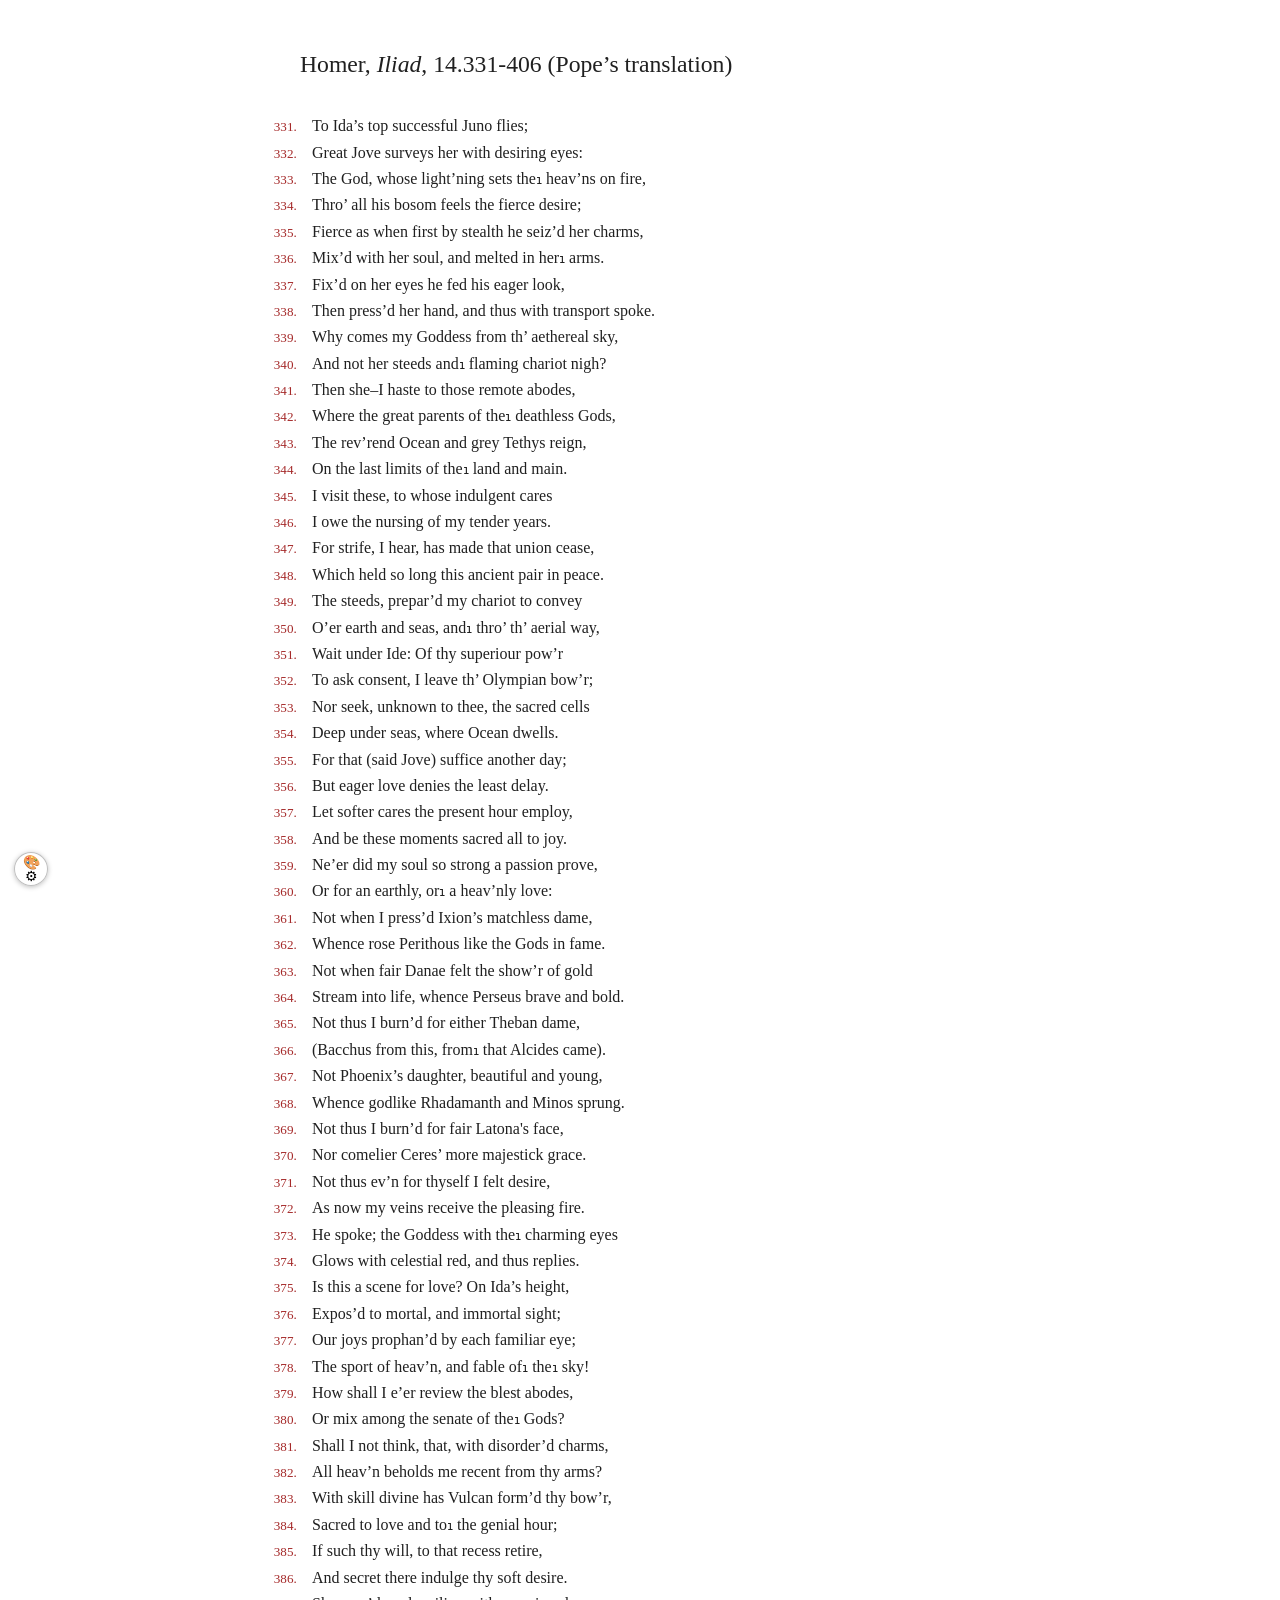
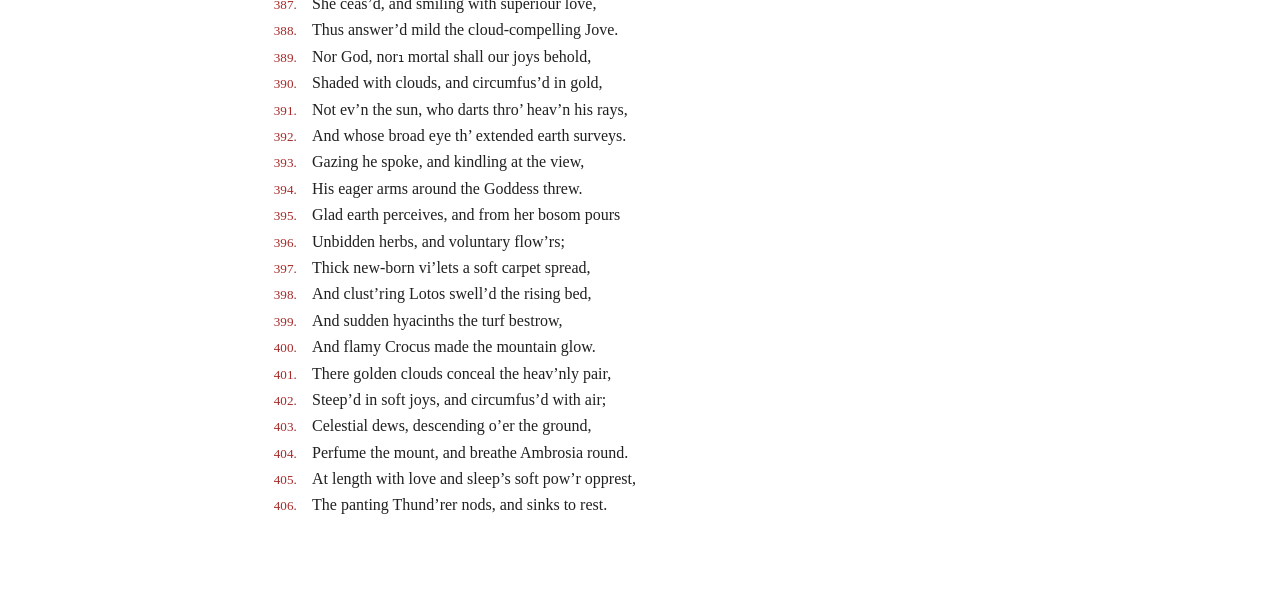
<file: web/iliad-eng.html>
<!DOCTYPE html>
<html xmlns="http://www.w3.org/1999/xhtml" lang="en" xml:lang="en">
  <head>
    <meta charset="utf-8" />
    <meta name="viewport" content="width=device-width, initial-scale=1" />
    <meta name="description" content="Homer, Iliad, 14.331-406 (Pope’s translation)" />
    <title>Homer, Iliad, 14.331-406 (Pope’s translation)</title>
    <link rel="icon" href="data:," />
    <link rel="stylesheet" href="css/iliad.css" />
    <script src="js/hypothesis_color.js"></script>
    <script src="https://hypothes.is/embed.js" async="async"></script>
  </head>
  <body>
    <main class="edition">
      <header class="edition-header">
        <h1>Homer, <cite>Iliad</cite>, 14.331-406 (Pope’s translation)</h1>
      </header>
      <ol class="poem" start="331" aria-label="Iliad passage">
        <li id="verse-331" value="331" data-line="331">To Ida’s top successful Juno flies;</li>
        <li id="verse-332" value="332" data-line="332">Great Jove surveys her with desiring eyes:</li>
        <li id="verse-333" value="333" data-line="333">The God, whose light’ning sets the₁ heav’ns on fire,</li>
        <li id="verse-334" value="334" data-line="334">Thro’ all his bosom feels the fierce desire;</li>
        <li id="verse-335" value="335" data-line="335">Fierce as when first by stealth he seiz’d her charms,</li>
        <li id="verse-336" value="336" data-line="336">Mix’d with her soul, and melted in her₁ arms.</li>
        <li id="verse-337" value="337" data-line="337">Fix’d on her eyes he fed his eager look,</li>
        <li id="verse-338" value="338" data-line="338">Then press’d her hand, and thus with transport spoke.</li>
        <li id="verse-339" value="339" data-line="339">Why comes my Goddess from th’ aethereal sky,</li>
        <li id="verse-340" value="340" data-line="340">And not her steeds and₁ flaming chariot nigh?</li>
        <li id="verse-341" value="341" data-line="341">Then she–I haste to those remote abodes,</li>
        <li id="verse-342" value="342" data-line="342">Where the great parents of the₁ deathless Gods,</li>
        <li id="verse-343" value="343" data-line="343">The rev’rend Ocean and grey Tethys reign,</li>
        <li id="verse-344" value="344" data-line="344">On the last limits of the₁ land and main.</li>
        <li id="verse-345" value="345" data-line="345">I visit these, to whose indulgent cares</li>
        <li id="verse-346" value="346" data-line="346">I owe the nursing of my tender years.</li>
        <li id="verse-347" value="347" data-line="347">For strife, I hear, has made that union cease,</li>
        <li id="verse-348" value="348" data-line="348">Which held so long this ancient pair in peace.</li>
        <li id="verse-349" value="349" data-line="349">The steeds, prepar’d my chariot to convey</li>
        <li id="verse-350" value="350" data-line="350">O’er earth and seas, and₁ thro’ th’ aerial way,</li>
        <li id="verse-351" value="351" data-line="351">Wait under Ide: Of thy superiour pow’r</li>
        <li id="verse-352" value="352" data-line="352">To ask consent, I leave th’ Olympian bow’r;</li>
        <li id="verse-353" value="353" data-line="353">Nor seek, unknown to thee, the sacred cells</li>
        <li id="verse-354" value="354" data-line="354">Deep under seas, where Ocean dwells.</li>
        <li id="verse-355" value="355" data-line="355">For that (said Jove) suffice another day;</li>
        <li id="verse-356" value="356" data-line="356">But eager love denies the least delay.</li>
        <li id="verse-357" value="357" data-line="357">Let softer cares the present hour employ,</li>
        <li id="verse-358" value="358" data-line="358">And be these moments sacred all to joy.</li>
        <li id="verse-359" value="359" data-line="359">Ne’er did my soul so strong a passion prove,</li>
        <li id="verse-360" value="360" data-line="360">Or for an earthly, or₁ a heav’nly love:</li>
        <li id="verse-361" value="361" data-line="361">Not when I press’d Ixion’s matchless dame,</li>
        <li id="verse-362" value="362" data-line="362">Whence rose Perithous like the Gods in fame.</li>
        <li id="verse-363" value="363" data-line="363">Not when fair Danae felt the show’r of gold</li>
        <li id="verse-364" value="364" data-line="364">Stream into life, whence Perseus brave and bold.</li>
        <li id="verse-365" value="365" data-line="365">Not thus I burn’d for either Theban dame,</li>
        <li id="verse-366" value="366" data-line="366">(Bacchus from this, from₁ that Alcides came).</li>
        <li id="verse-367" value="367" data-line="367">Not Phoenix’s daughter, beautiful and young,</li>
        <li id="verse-368" value="368" data-line="368">Whence godlike Rhadamanth and Minos sprung.</li>
        <li id="verse-369" value="369" data-line="369">Not thus I burn’d for fair Latona&#x27;s face,</li>
        <li id="verse-370" value="370" data-line="370">Nor comelier Ceres’ more majestick grace.</li>
        <li id="verse-371" value="371" data-line="371">Not thus ev’n for thyself I felt desire,</li>
        <li id="verse-372" value="372" data-line="372">As now my veins receive the pleasing fire.</li>
        <li id="verse-373" value="373" data-line="373">He spoke; the Goddess with the₁ charming eyes</li>
        <li id="verse-374" value="374" data-line="374">Glows with celestial red, and thus replies.</li>
        <li id="verse-375" value="375" data-line="375">Is this a scene for love? On Ida’s height,</li>
        <li id="verse-376" value="376" data-line="376">Expos’d to mortal, and immortal sight;</li>
        <li id="verse-377" value="377" data-line="377">Our joys prophan’d by each familiar eye;</li>
        <li id="verse-378" value="378" data-line="378">The sport of heav’n, and fable of₁ the₁ sky!</li>
        <li id="verse-379" value="379" data-line="379">How shall I e’er review the blest abodes,</li>
        <li id="verse-380" value="380" data-line="380">Or mix among the senate of the₁ Gods?</li>
        <li id="verse-381" value="381" data-line="381">Shall I not think, that, with disorder’d charms,</li>
        <li id="verse-382" value="382" data-line="382">All heav’n beholds me recent from thy arms?</li>
        <li id="verse-383" value="383" data-line="383">With skill divine has Vulcan form’d thy bow’r,</li>
        <li id="verse-384" value="384" data-line="384">Sacred to love and to₁ the genial hour;</li>
        <li id="verse-385" value="385" data-line="385">If such thy will, to that recess retire,</li>
        <li id="verse-386" value="386" data-line="386">And secret there indulge thy soft desire.</li>
        <li id="verse-387" value="387" data-line="387">She ceas’d, and smiling with superiour love,</li>
        <li id="verse-388" value="388" data-line="388">Thus answer’d mild the cloud-compelling Jove.</li>
        <li id="verse-389" value="389" data-line="389">Nor God, nor₁ mortal shall our joys behold,</li>
        <li id="verse-390" value="390" data-line="390">Shaded with clouds, and circumfus’d in gold,</li>
        <li id="verse-391" value="391" data-line="391">Not ev’n the sun, who darts thro’ heav’n his rays,</li>
        <li id="verse-392" value="392" data-line="392">And whose broad eye th’ extended earth surveys.</li>
        <li id="verse-393" value="393" data-line="393">Gazing he spoke, and kindling at the view,</li>
        <li id="verse-394" value="394" data-line="394">His eager arms around the Goddess threw.</li>
        <li id="verse-395" value="395" data-line="395">Glad earth perceives, and from her bosom pours</li>
        <li id="verse-396" value="396" data-line="396">Unbidden herbs, and voluntary flow’rs;</li>
        <li id="verse-397" value="397" data-line="397">Thick new-born vi’lets a soft carpet spread,</li>
        <li id="verse-398" value="398" data-line="398">And clust’ring Lotos swell’d the rising bed,</li>
        <li id="verse-399" value="399" data-line="399">And sudden hyacinths the turf bestrow,</li>
        <li id="verse-400" value="400" data-line="400">And flamy Crocus made the mountain glow.</li>
        <li id="verse-401" value="401" data-line="401">There golden clouds conceal the heav’nly pair,</li>
        <li id="verse-402" value="402" data-line="402">Steep’d in soft joys, and circumfus’d with air;</li>
        <li id="verse-403" value="403" data-line="403">Celestial dews, descending o’er the ground,</li>
        <li id="verse-404" value="404" data-line="404">Perfume the mount, and breathe Ambrosia round.</li>
        <li id="verse-405" value="405" data-line="405">At length with love and sleep’s soft pow’r opprest,</li>
        <li id="verse-406" value="406" data-line="406">The panting Thund’rer nods, and sinks to rest.</li>
      </ol>
    </main>
  </body>
</html>
</file>
<file: web/css/iliad.css>
:root {
  color-scheme: light;
  font-family: Georgia, "Times New Roman", serif;
  color: #202020;
  background: #ffffff;
}

* {
  box-sizing: border-box;
}

body {
  margin: 0;
}

.edition {
  width: min(100% - 2rem, 52rem);
  margin: 0 auto;
  padding: 3rem 0 5rem;
}

.edition-header {
  margin: 0 0 2rem 4.75rem;
}

.edition-header h1 {
  margin: 0;
  font-size: clamp(1.15rem, 1rem + 0.6vw, 1.5rem);
  font-weight: 400;
  line-height: 1.4;
}

.poem {
  margin: 0;
  padding-left: 4.75rem;
}

.poem li {
  min-height: 1.65em;
  padding-left: 0.75rem;
  line-height: 1.65;
}

.poem li::marker {
  color: brown;
  font-size: 0.82em;
  font-variant-numeric: tabular-nums;
}

@media (max-width: 36rem) {
  .edition {
    width: min(100% - 1.25rem, 52rem);
    padding-top: 1.5rem;
  }

  .edition-header {
    margin-left: 3.75rem;
  }

  .poem {
    padding-left: 3.75rem;
  }

  .poem li {
    padding-left: 0.35rem;
  }
}
</file>
